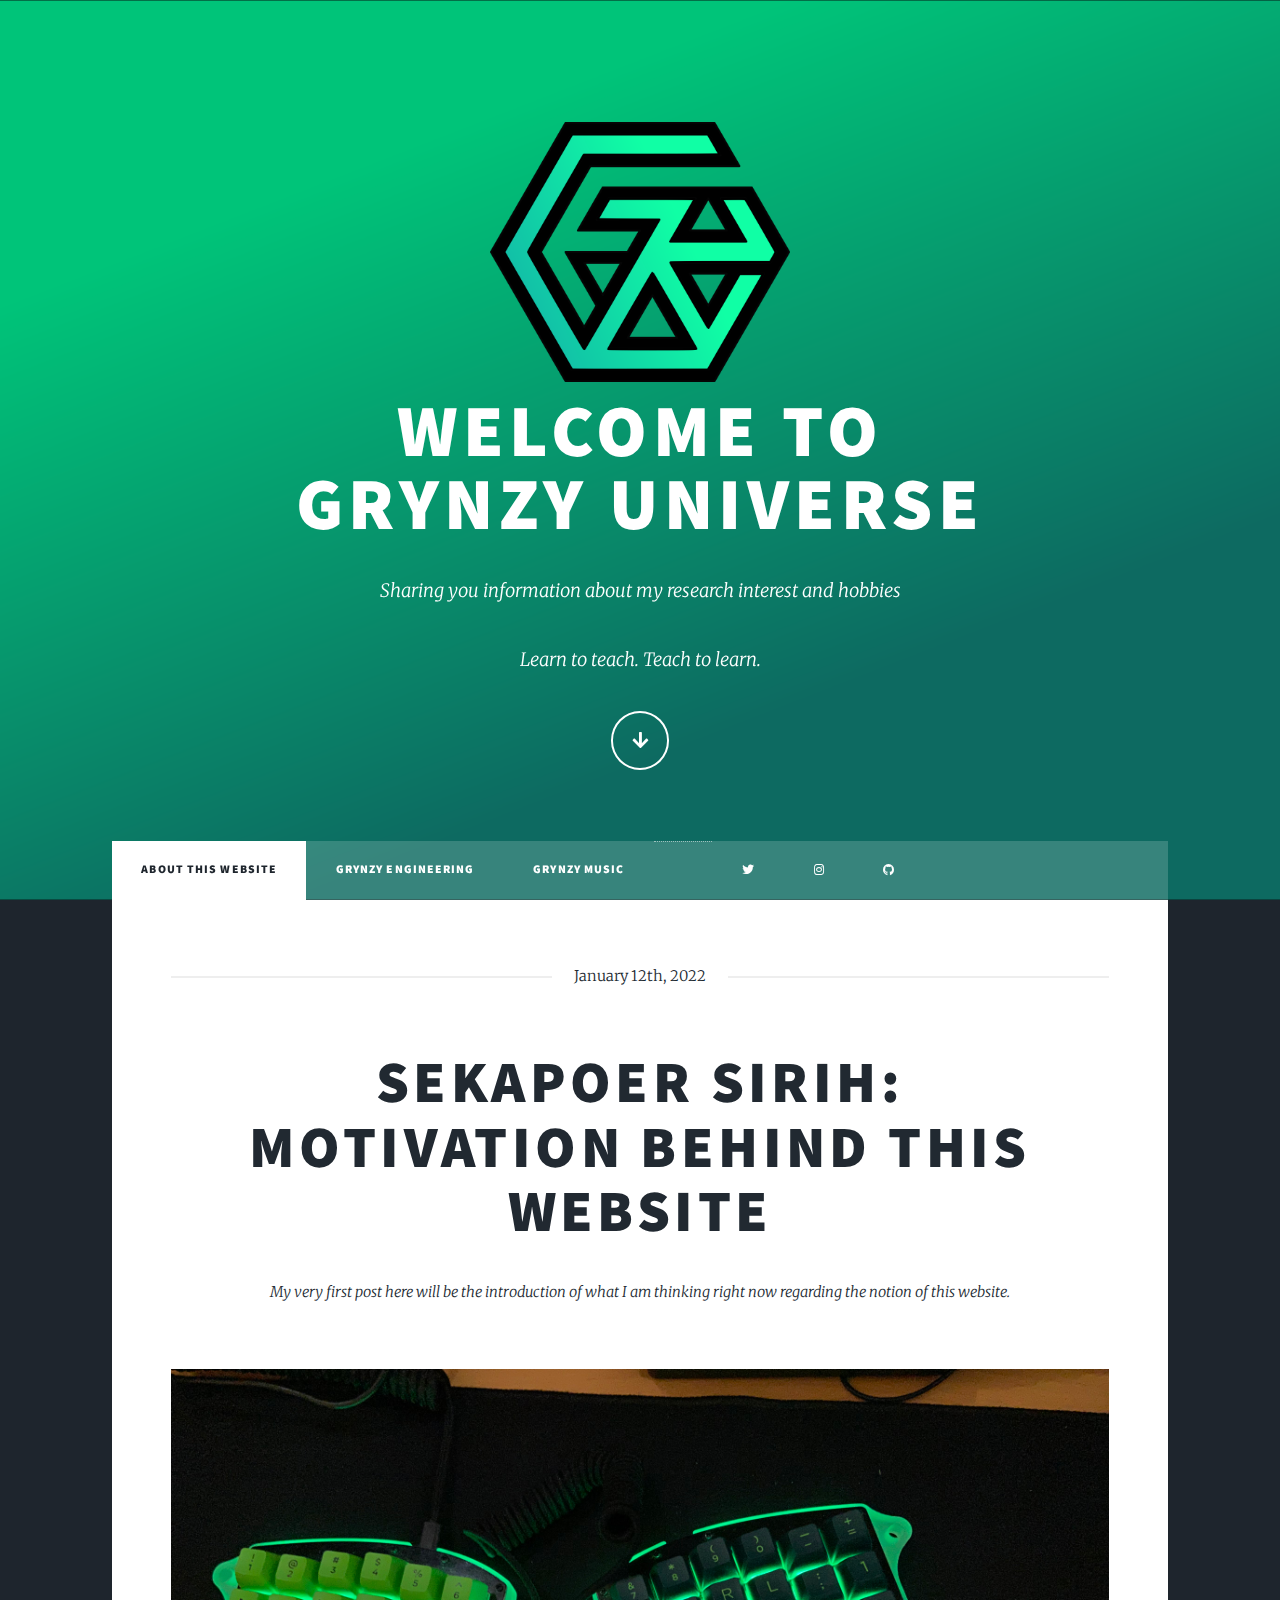
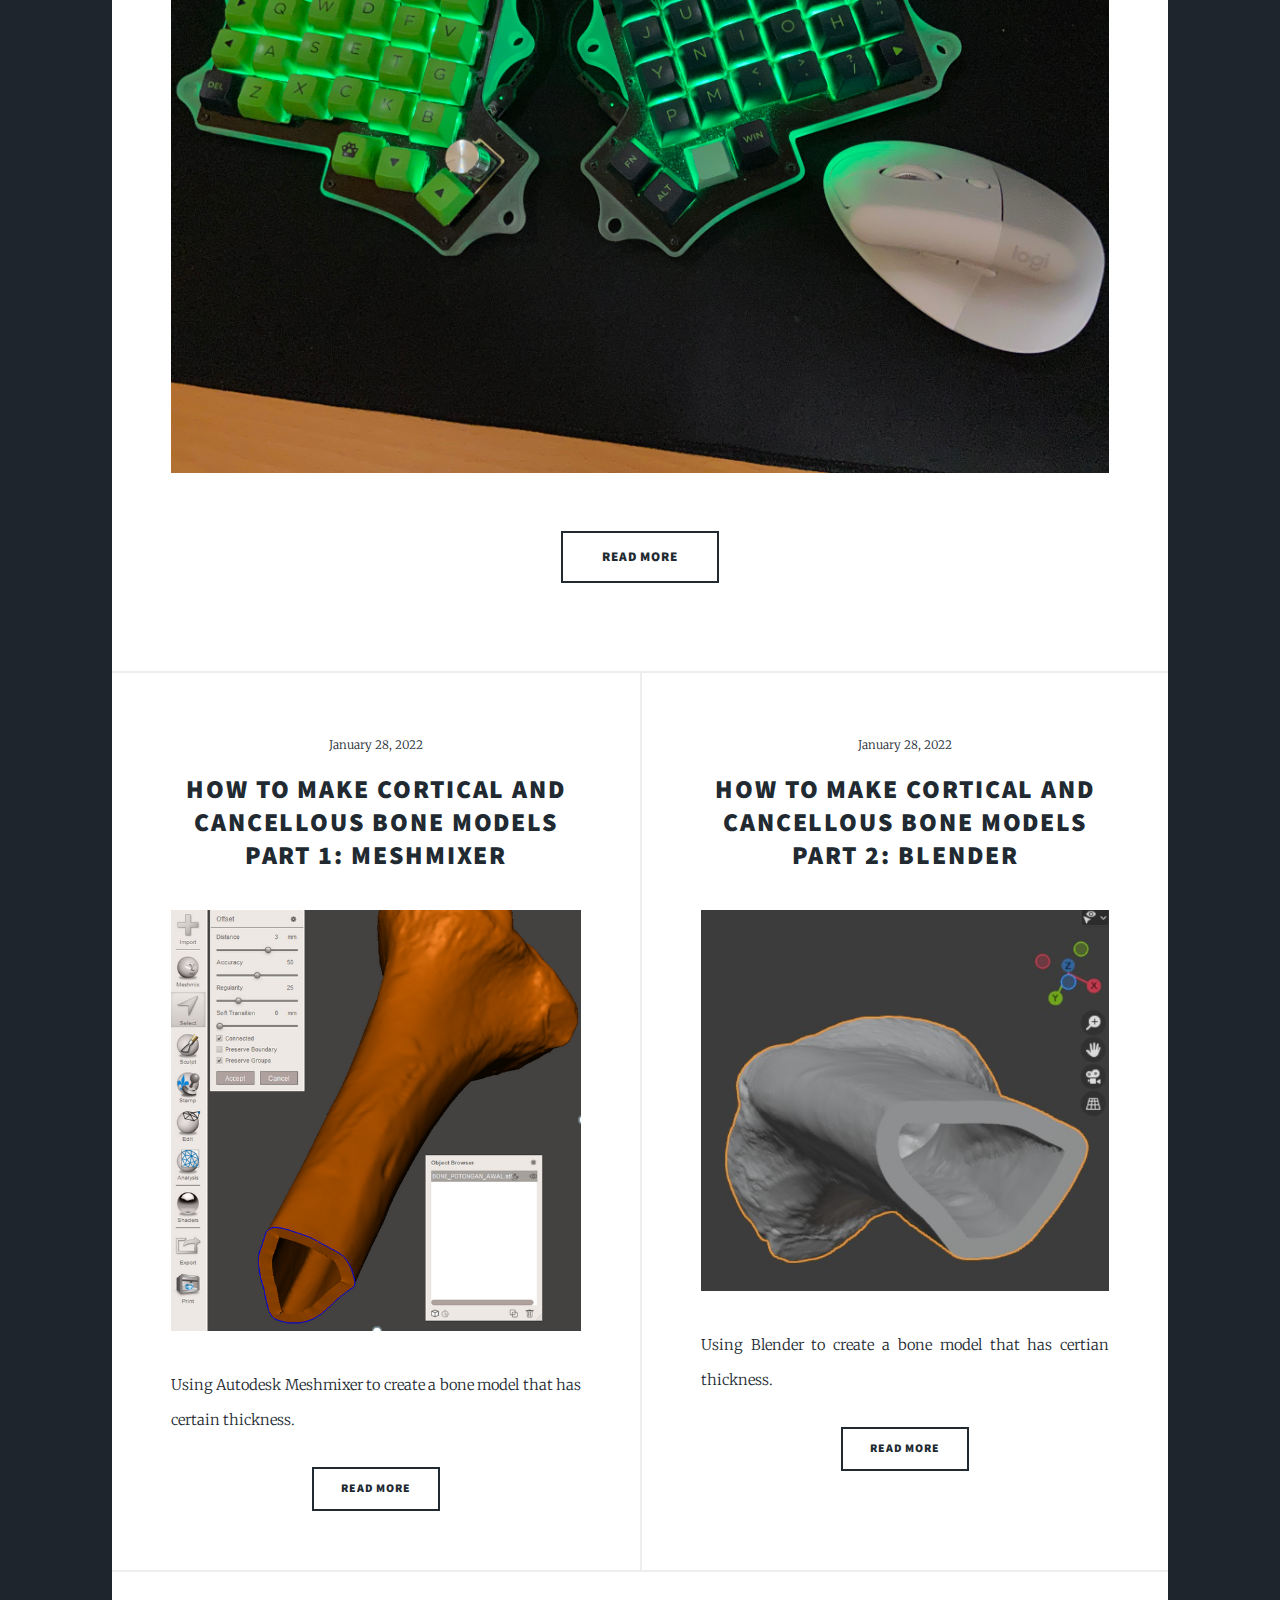
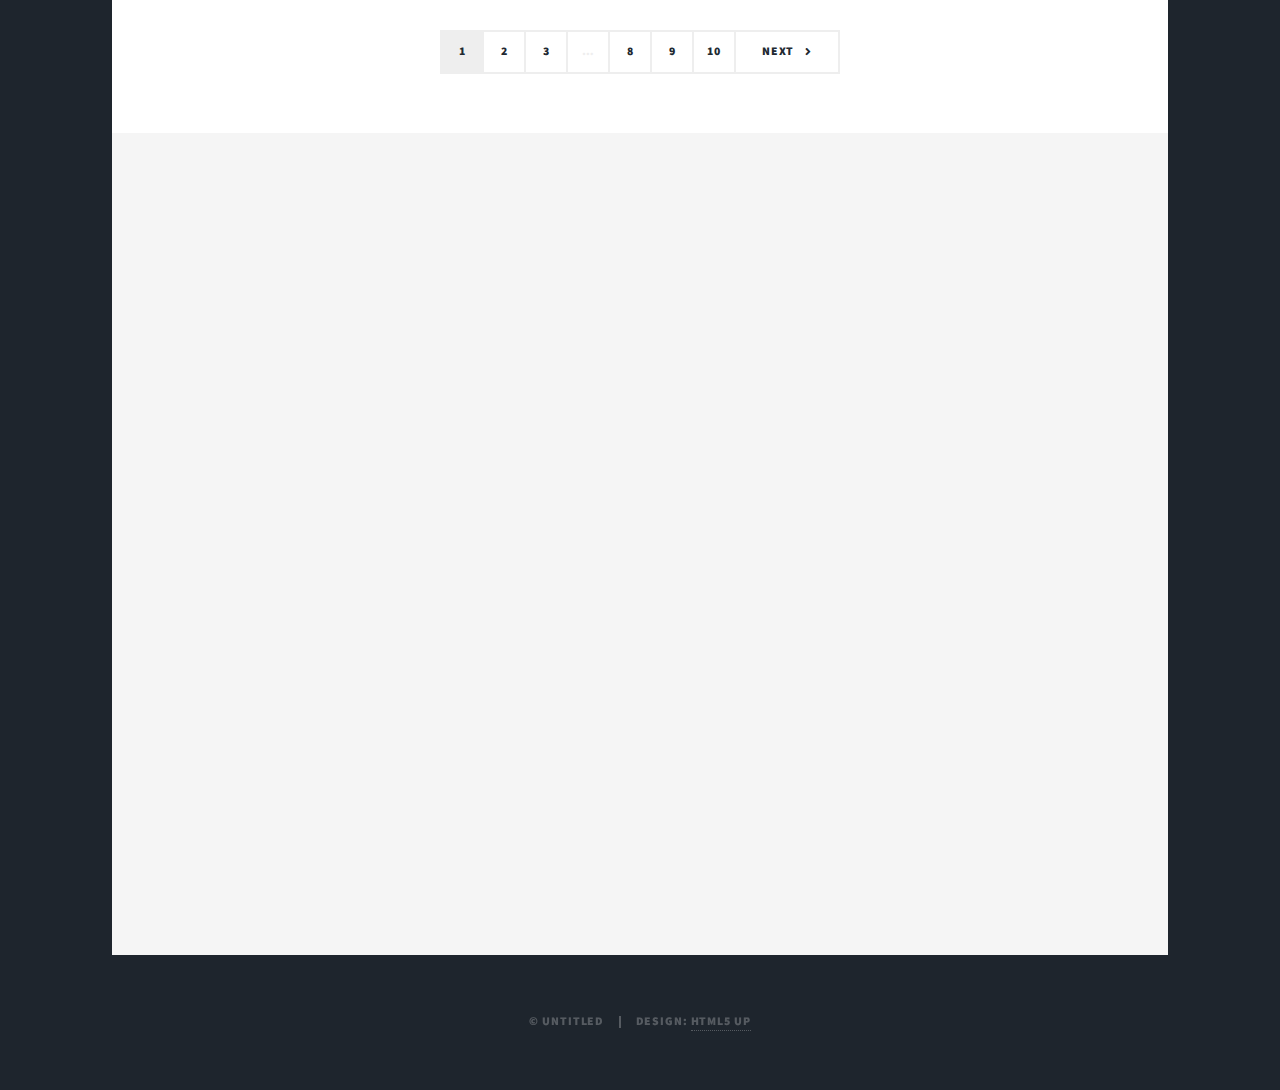
<file: index.html>
<!DOCTYPE HTML>
<!--
	Massively by HTML5 UP
	html5up.net | @ajlkn
	Free for personal and commercial use under the CCA 3.0 license (html5up.net/license)
-->
<html>
	<head>
		<title>Grynzy</title>
		<meta charset="utf-8" />
		<meta name="viewport" content="width=device-width, initial-scale=1, user-scalable=no" />
		<link rel="stylesheet" href="assets/css/main.css" />
		<noscript><link rel="stylesheet" href="assets/css/noscript.css" /></noscript>
	</head>
	<body class="is-preload">

		<!-- Wrapper -->
			<div id="wrapper" class="fade-in">

				<!-- Intro -->
					<div id="intro">
						<h1><img src="images/Grynzy_Logo1_gradient.png"
							width="300px"
							height="auto"><br />
						Welcome to<br />
						Grynzy Universe</h1>
						<p>Sharing you information about my research interest and hobbies</p>
						<p>Learn to teach. Teach to learn.</p>
						<ul class="actions">
							<li><a href="#header" class="button icon solid solo fa-arrow-down scrolly">Continue</a></li>
						</ul>
					</div>

				<!-- Header -->
					<header id="header">
						<a href="index.html" class="logo">Further information</a>
					</header>

				<!-- Nav -->
					<nav id="nav">
						<ul class="links">
							<li class="active"><a href="index.html">About this website</a></li>
							<li><a href="generic.html">Grynzy Engineering</a></li>
							<li><a href="elements.html">Grynzy Music</a></li>
							<li><a href="</li>
						</ul>
						<ul class="icons">
							<li><a href="https://twitter.com/PeterTimotius" class="icon brands fa-twitter"><span class="label">Twitter</span></a></li>
							<li><a href="https://www.instagram.com/terterpeter" class="icon brands fa-instagram"><span class="label">Instagram</span></a></li>
							<li><a href="https://github.com/grynzy" class="icon brands fa-github"><span class="label">GitHub</span></a></li>
						</ul>
					</nav>

				<!-- Main -->
					<div id="main">

						<!-- Featured Post -->
							<article class="post featured">
								<header class="major">
									<span class="date">January 12th, 2022</span>
									<h2><a href="contents/MISC001_Sekapoer_Sirih.html">Sekapoer Sirih:<br />
									Motivation behind this website</a></h2>
									<p>My very first post here will be the introduction of what I am thinking right now regarding the notion of this website.</p>
								</header>
								<a href="contents/MISC001_Sekapoer_Sirih.html" class="image main"><img src="contents/MISC001/MISC001_1.jpg" alt="" /></a>
								<ul class="actions special">
									<li><a href="MISC001_Sekapoer_Sirih.html" class="button large">Read More</a></li>
								</ul>
							</article>

						<!-- Posts -->
							<section class="posts">
								<article>
									<header>
										<span class="date">January 28, 2022</span>
										<h2><a href="FEA001_Part1.html">How to make cortical and cancellous bone models<br />
										PART 1: Meshmixer</a></h2>
									</header>
									<a href="FEA001_Part1.html" class="image fit"><img src="contents/FEA001/FEA001_1.png" alt="" /></a>
									<p>Using Autodesk Meshmixer to create a bone model that has certain thickness.</p>
									<ul class="actions special">
										<li><a href="FEA001_Part1.html" class="button">Read More</a></li>
									</ul>
								</article>
								<article>
									<header>
										<span class="date">January 28, 2022</span>
										<h2><a href="FEA002_Part2.html">How to make cortical and cancellous bone models<br />
										PART 2: Blender</a></h2>
									</header>
									<a href="FEA002_Part2.html" class="image fit"><img src="contents/FEA002/FEA002_1.jpg" alt="" /></a>
									<p>Using Blender to create a bone model that has certian thickness.</p>
									<ul class="actions special">
										<li><a href="FEA002_Part2.html" class="button">Read More</a></li>
									</ul>
								</article>
								<!-- <article>
									<header>
										<span class="date">April 18, 2017</span>
										<h2><a href="#">Ante mattis<br />
										interdum dolor</a></h2>
									</header>
									<a href="#" class="image fit"><img src="images/pic04.jpg" alt="" /></a>
									<p>Donec eget ex magna. Interdum et malesuada fames ac ante ipsum primis in faucibus. Pellentesque venenatis dolor imperdiet dolor mattis sagittis magna etiam.</p>
									<ul class="actions special">
										<li><a href="#" class="button">Read More</a></li>
									</ul>
								</article>
								<article>
									<header>
										<span class="date">April 14, 2017</span>
										<h2><a href="#">Tempus sed<br />
										nulla imperdiet</a></h2>
									</header>
									<a href="#" class="image fit"><img src="images/pic05.jpg" alt="" /></a>
									<p>Donec eget ex magna. Interdum et malesuada fames ac ante ipsum primis in faucibus. Pellentesque venenatis dolor imperdiet dolor mattis sagittis magna etiam.</p>
									<ul class="actions special">
										<li><a href="#" class="button">Read More</a></li>
									</ul>
								</article>
								<article>
									<header>
										<span class="date">April 11, 2017</span>
										<h2><a href="#">Odio magna<br />
										sed consectetur</a></h2>
									</header>
									<a href="#" class="image fit"><img src="images/pic06.jpg" alt="" /></a>
									<p>Donec eget ex magna. Interdum et malesuada fames ac ante ipsum primis in faucibus. Pellentesque venenatis dolor imperdiet dolor mattis sagittis magna etiam.</p>
									<ul class="actions special">
										<li><a href="#" class="button">Read More</a></li>
									</ul>
								</article>
								<article>
									<header>
										<span class="date">April 7, 2017</span>
										<h2><a href="#">Augue lorem<br />
										primis vestibulum</a></h2>
									</header>
									<a href="#" class="image fit"><img src="images/pic07.jpg" alt="" /></a>
									<p>Donec eget ex magna. Interdum et malesuada fames ac ante ipsum primis in faucibus. Pellentesque venenatis dolor imperdiet dolor mattis sagittis magna etiam.</p>
									<ul class="actions special">
										<li><a href="#" class="button">Read More</a></li>
									</ul>
								</article> -->
							</section>

						<!-- Footer -->
							<footer>
								<div class="pagination">
									<!--<a href="#" class="previous">Prev</a>-->
									<a href="#" class="page active">1</a>
									<a href="#" class="page">2</a>
									<a href="#" class="page">3</a>
									<span class="extra">&hellip;</span>
									<a href="#" class="page">8</a>
									<a href="#" class="page">9</a>
									<a href="#" class="page">10</a>
									<a href="#" class="next">Next</a>
								</div>
							</footer>

					</div>

				<!-- Footer -->
					<footer id="footer">
						<section>
							<iframe src="https://docs.google.com/forms/d/e/1FAIpQLSeI_rrKfaAUX-0zEcMmxXjl0TnvbgZBBk_V1sGmVFhfVuva_A/viewform?embedded=true" width="1000" height="721" frameborder="0" marginheight="0" marginwidth="0"></iframe>
							<!-- <form method="post" action="#">
								<div class="fields">
									<div class="field">
										<label for="name">Name</label>
										<input type="text" name="name" id="name" />
									</div>
									<div class="field">
										<label for="email">Email</label>
										<input type="text" name="email" id="email" />
									</div>
									<div class="field">
										<label for="message">Message</label>
										<textarea name="message" id="message" rows="3"></textarea>
									</div>
								</div>
								<ul class="actions">
									<li><input type="submit" value="Send Message" /></li>
								</ul>
							</form>
						</section>
						<section class="split contact">
							<section>
								<h3>Email</h3>
								<p><a href="#">grynzy1@gmail.com</a></p>
							</section>
							<section>
								<h3>Social</h3>
								<ul class="icons alt">
									<li><a href="https://twitter.com/PeterTimotius" class="icon brands fa-twitter"><span class="label">Twitter</span></a></li>
									<li><a href="https://www.instagram.com/terterpeter" class="icon brands fa-instagram"><span class="label">Instagram</span></a></li>
									<li><a href="https://github.com/grynzy" class="icon brands fa-github"><span class="label">GitHub</span></a></li>
								</ul>
							</section> -->
						</section>
					</footer>

				<!-- Copyright -->
					<div id="copyright">
						<ul><li>&copy; Untitled</li><li>Design: <a href="https://html5up.net">HTML5 UP</a></li></ul>
					</div>

			</div>

		<!-- Scripts -->
			<script src="assets/js/jquery.min.js"></script>
			<script src="assets/js/jquery.scrollex.min.js"></script>
			<script src="assets/js/jquery.scrolly.min.js"></script>
			<script src="assets/js/browser.min.js"></script>
			<script src="assets/js/breakpoints.min.js"></script>
			<script src="assets/js/util.js"></script>
			<script src="assets/js/main.js"></script>

	</body>
</html>
</file>
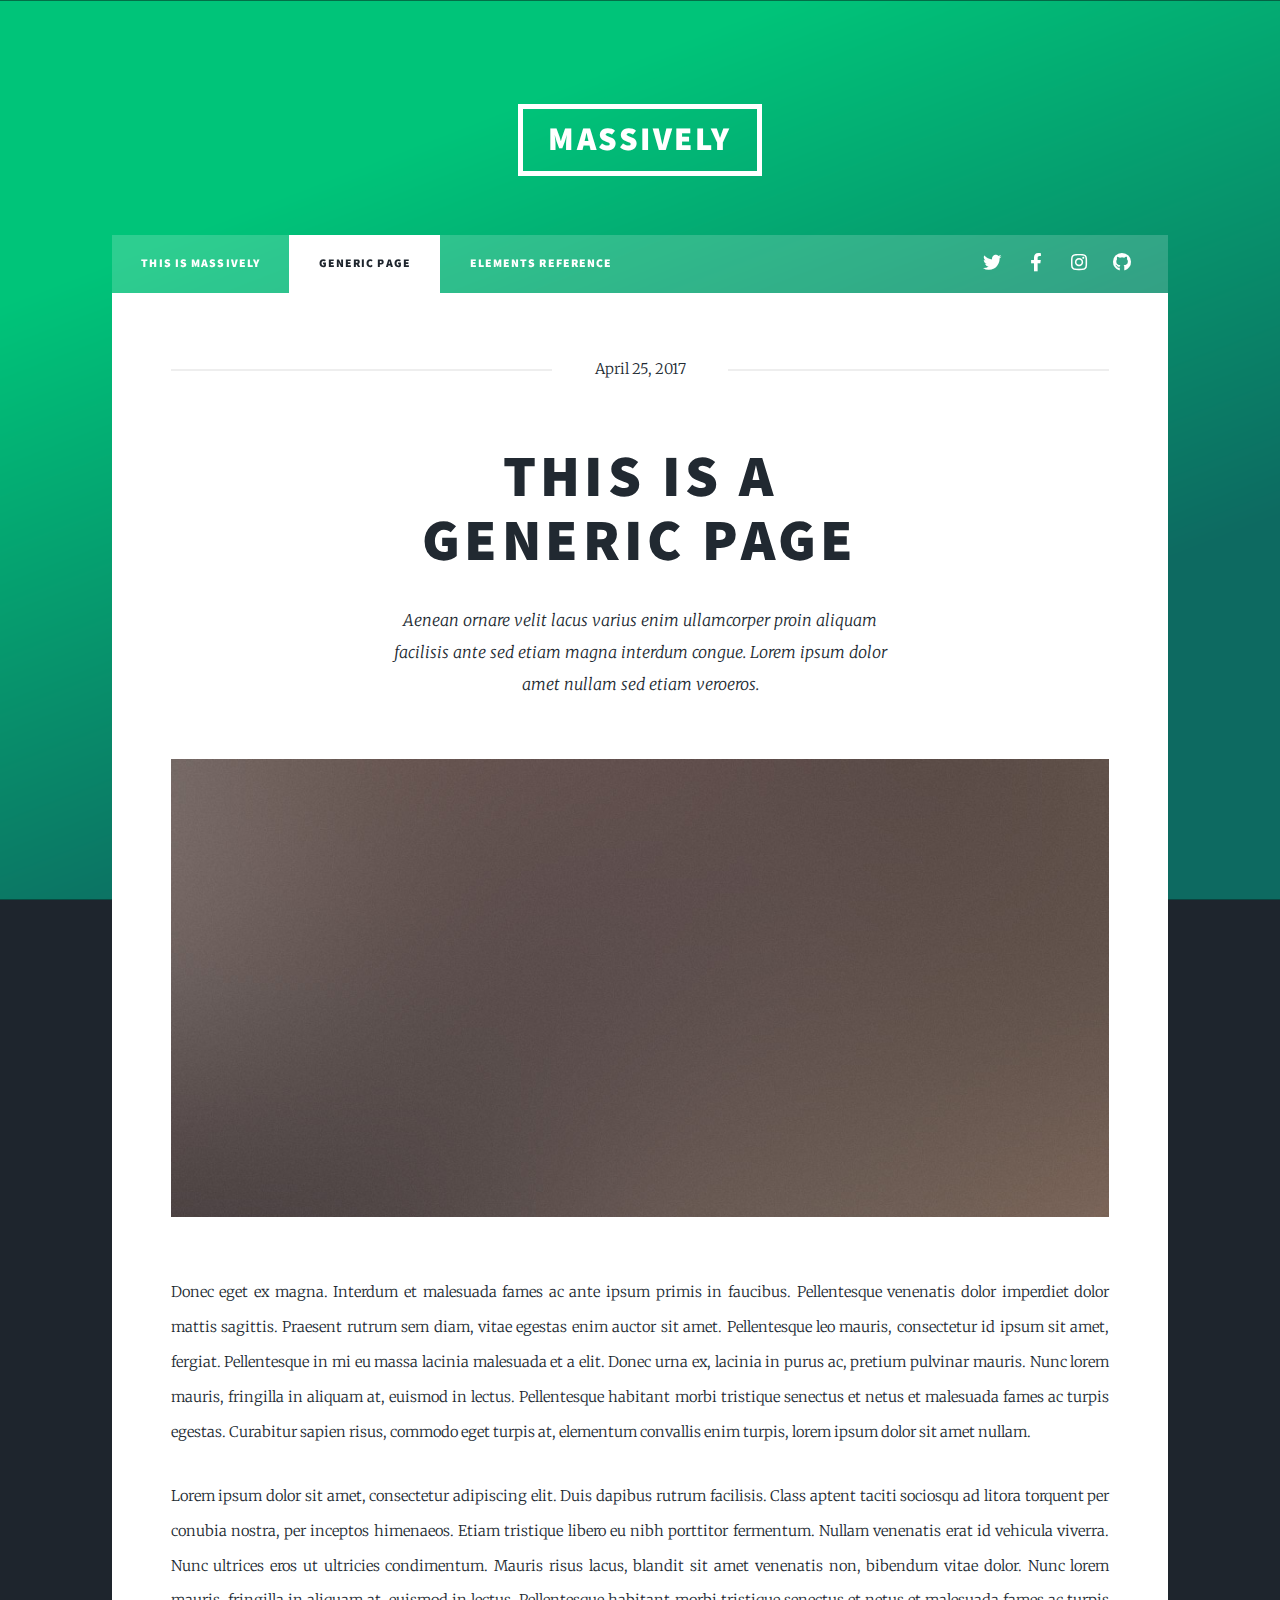
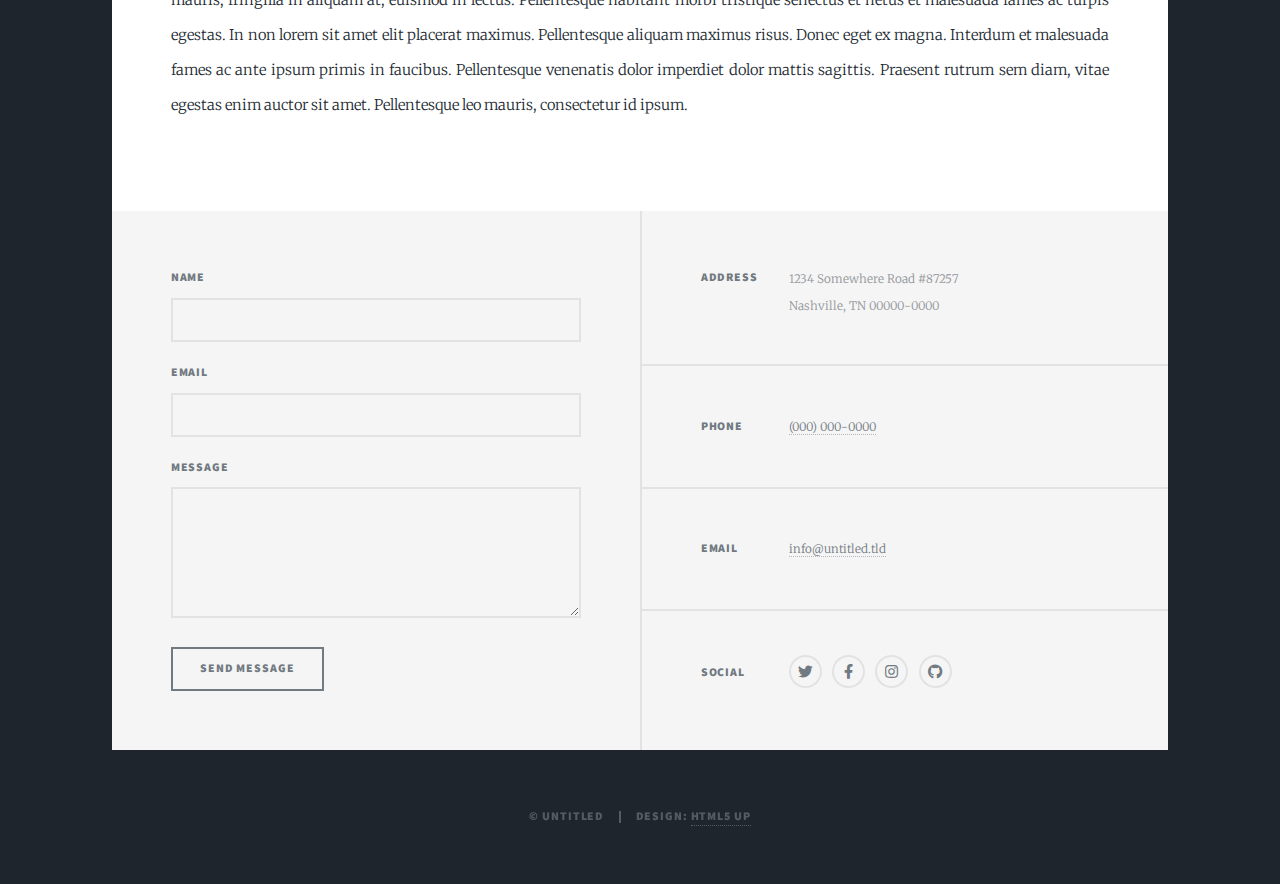
<file: content_template.html>
<!DOCTYPE HTML>
<!--
	Massively by HTML5 UP
	html5up.net | @ajlkn
	Free for personal and commercial use under the CCA 3.0 license (html5up.net/license)
-->
<html>
	<head>
		<title>Generic Page - Massively by HTML5 UP</title>
		<meta charset="utf-8" />
		<meta name="viewport" content="width=device-width, initial-scale=1, user-scalable=no" />
		<link rel="stylesheet" href="assets/css/main.css" />
		<noscript><link rel="stylesheet" href="assets/css/noscript.css" /></noscript>
	</head>
	<body class="is-preload">

		<!-- Wrapper -->
			<div id="wrapper">

				<!-- Header -->
					<header id="header">
						<a href="index.html" class="logo">Massively</a>
					</header>

				<!-- Nav -->
					<nav id="nav">
						<ul class="links">
							<li><a href="index.html">This is Massively</a></li>
							<li class="active"><a href="generic.html">Generic Page</a></li>
							<li><a href="elements.html">Elements Reference</a></li>
						</ul>
						<ul class="icons">
							<li><a href="#" class="icon brands fa-twitter"><span class="label">Twitter</span></a></li>
							<li><a href="#" class="icon brands fa-facebook-f"><span class="label">Facebook</span></a></li>
							<li><a href="#" class="icon brands fa-instagram"><span class="label">Instagram</span></a></li>
							<li><a href="#" class="icon brands fa-github"><span class="label">GitHub</span></a></li>
						</ul>
					</nav>

				<!-- Main -->
					<div id="main">

						<!-- Post -->
							<section class="post">
								<header class="major">
									<span class="date">April 25, 2017</span>
									<h1>This is a<br />
									Generic Page</h1>
									<p>Aenean ornare velit lacus varius enim ullamcorper proin aliquam<br />
									facilisis ante sed etiam magna interdum congue. Lorem ipsum dolor<br />
									amet nullam sed etiam veroeros.</p>
								</header>
								<div class="image main"><img src="images/pic01.jpg" alt="" /></div>
								<p>Donec eget ex magna. Interdum et malesuada fames ac ante ipsum primis in faucibus. Pellentesque venenatis dolor imperdiet dolor mattis sagittis. Praesent rutrum sem diam, vitae egestas enim auctor sit amet. Pellentesque leo mauris, consectetur id ipsum sit amet, fergiat. Pellentesque in mi eu massa lacinia malesuada et a elit. Donec urna ex, lacinia in purus ac, pretium pulvinar mauris. Nunc lorem mauris, fringilla in aliquam at, euismod in lectus. Pellentesque habitant morbi tristique senectus et netus et malesuada fames ac turpis egestas. Curabitur sapien risus, commodo eget turpis at, elementum convallis enim turpis, lorem ipsum dolor sit amet nullam.</p>
								<p>Lorem ipsum dolor sit amet, consectetur adipiscing elit. Duis dapibus rutrum facilisis. Class aptent taciti sociosqu ad litora torquent per conubia nostra, per inceptos himenaeos. Etiam tristique libero eu nibh porttitor fermentum. Nullam venenatis erat id vehicula viverra. Nunc ultrices eros ut ultricies condimentum. Mauris risus lacus, blandit sit amet venenatis non, bibendum vitae dolor. Nunc lorem mauris, fringilla in aliquam at, euismod in lectus. Pellentesque habitant morbi tristique senectus et netus et malesuada fames ac turpis egestas. In non lorem sit amet elit placerat maximus. Pellentesque aliquam maximus risus. Donec eget ex magna. Interdum et malesuada fames ac ante ipsum primis in faucibus. Pellentesque venenatis dolor imperdiet dolor mattis sagittis. Praesent rutrum sem diam, vitae egestas enim auctor sit amet. Pellentesque leo mauris, consectetur id ipsum.</p>
							</section>

					</div>

				<!-- Footer -->
					<footer id="footer">
						<section>
							<form method="post" action="#">
								<div class="fields">
									<div class="field">
										<label for="name">Name</label>
										<input type="text" name="name" id="name" />
									</div>
									<div class="field">
										<label for="email">Email</label>
										<input type="text" name="email" id="email" />
									</div>
									<div class="field">
										<label for="message">Message</label>
										<textarea name="message" id="message" rows="3"></textarea>
									</div>
								</div>
								<ul class="actions">
									<li><input type="submit" value="Send Message" /></li>
								</ul>
							</form>
						</section>
						<section class="split contact">
							<section class="alt">
								<h3>Address</h3>
								<p>1234 Somewhere Road #87257<br />
								Nashville, TN 00000-0000</p>
							</section>
							<section>
								<h3>Phone</h3>
								<p><a href="#">(000) 000-0000</a></p>
							</section>
							<section>
								<h3>Email</h3>
								<p><a href="#">info@untitled.tld</a></p>
							</section>
							<section>
								<h3>Social</h3>
								<ul class="icons alt">
									<li><a href="#" class="icon brands alt fa-twitter"><span class="label">Twitter</span></a></li>
									<li><a href="#" class="icon brands alt fa-facebook-f"><span class="label">Facebook</span></a></li>
									<li><a href="#" class="icon brands alt fa-instagram"><span class="label">Instagram</span></a></li>
									<li><a href="#" class="icon brands alt fa-github"><span class="label">GitHub</span></a></li>
								</ul>
							</section>
						</section>
					</footer>

				<!-- Copyright -->
					<div id="copyright">
						<ul><li>&copy; Untitled</li><li>Design: <a href="https://html5up.net">HTML5 UP</a></li></ul>
					</div>

			</div>

		<!-- Scripts -->
			<script src="assets/js/jquery.min.js"></script>
			<script src="assets/js/jquery.scrollex.min.js"></script>
			<script src="assets/js/jquery.scrolly.min.js"></script>
			<script src="assets/js/browser.min.js"></script>
			<script src="assets/js/breakpoints.min.js"></script>
			<script src="assets/js/util.js"></script>
			<script src="assets/js/main.js"></script>

	</body>
</html>
</file>
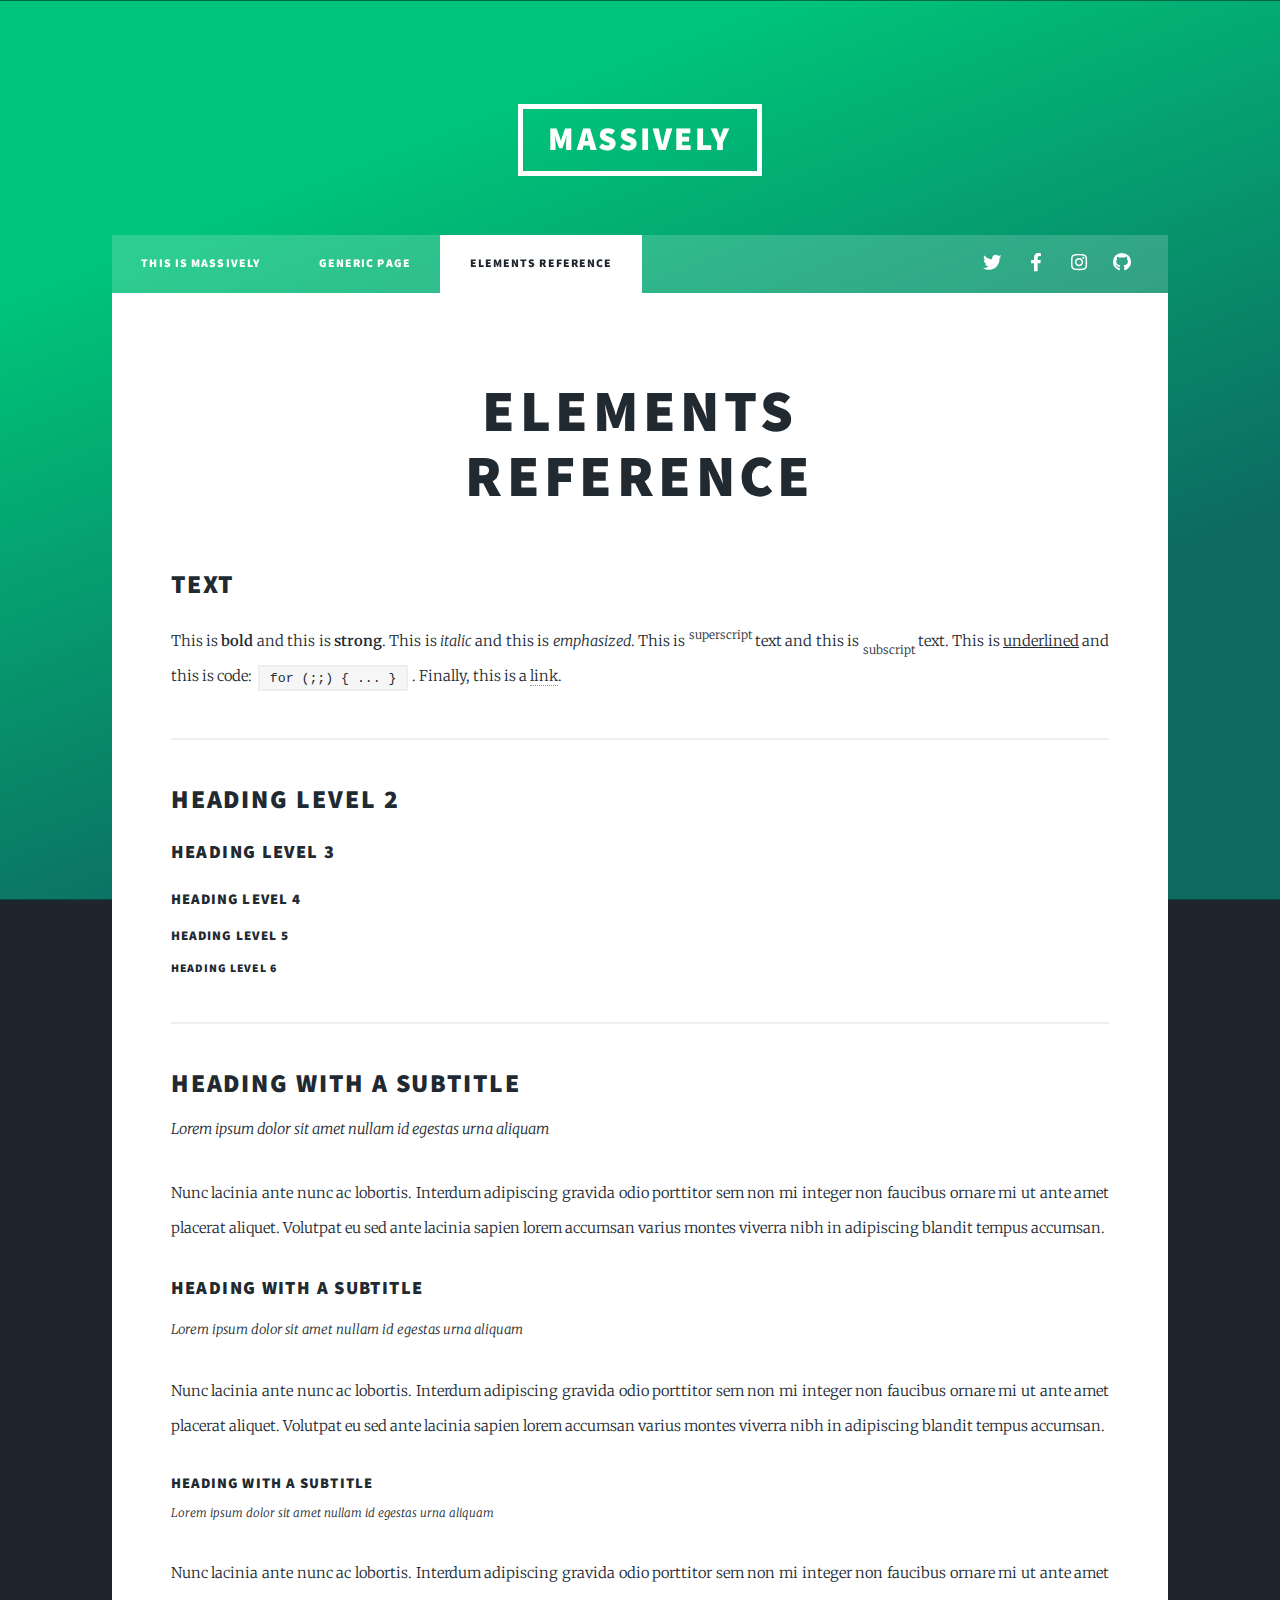
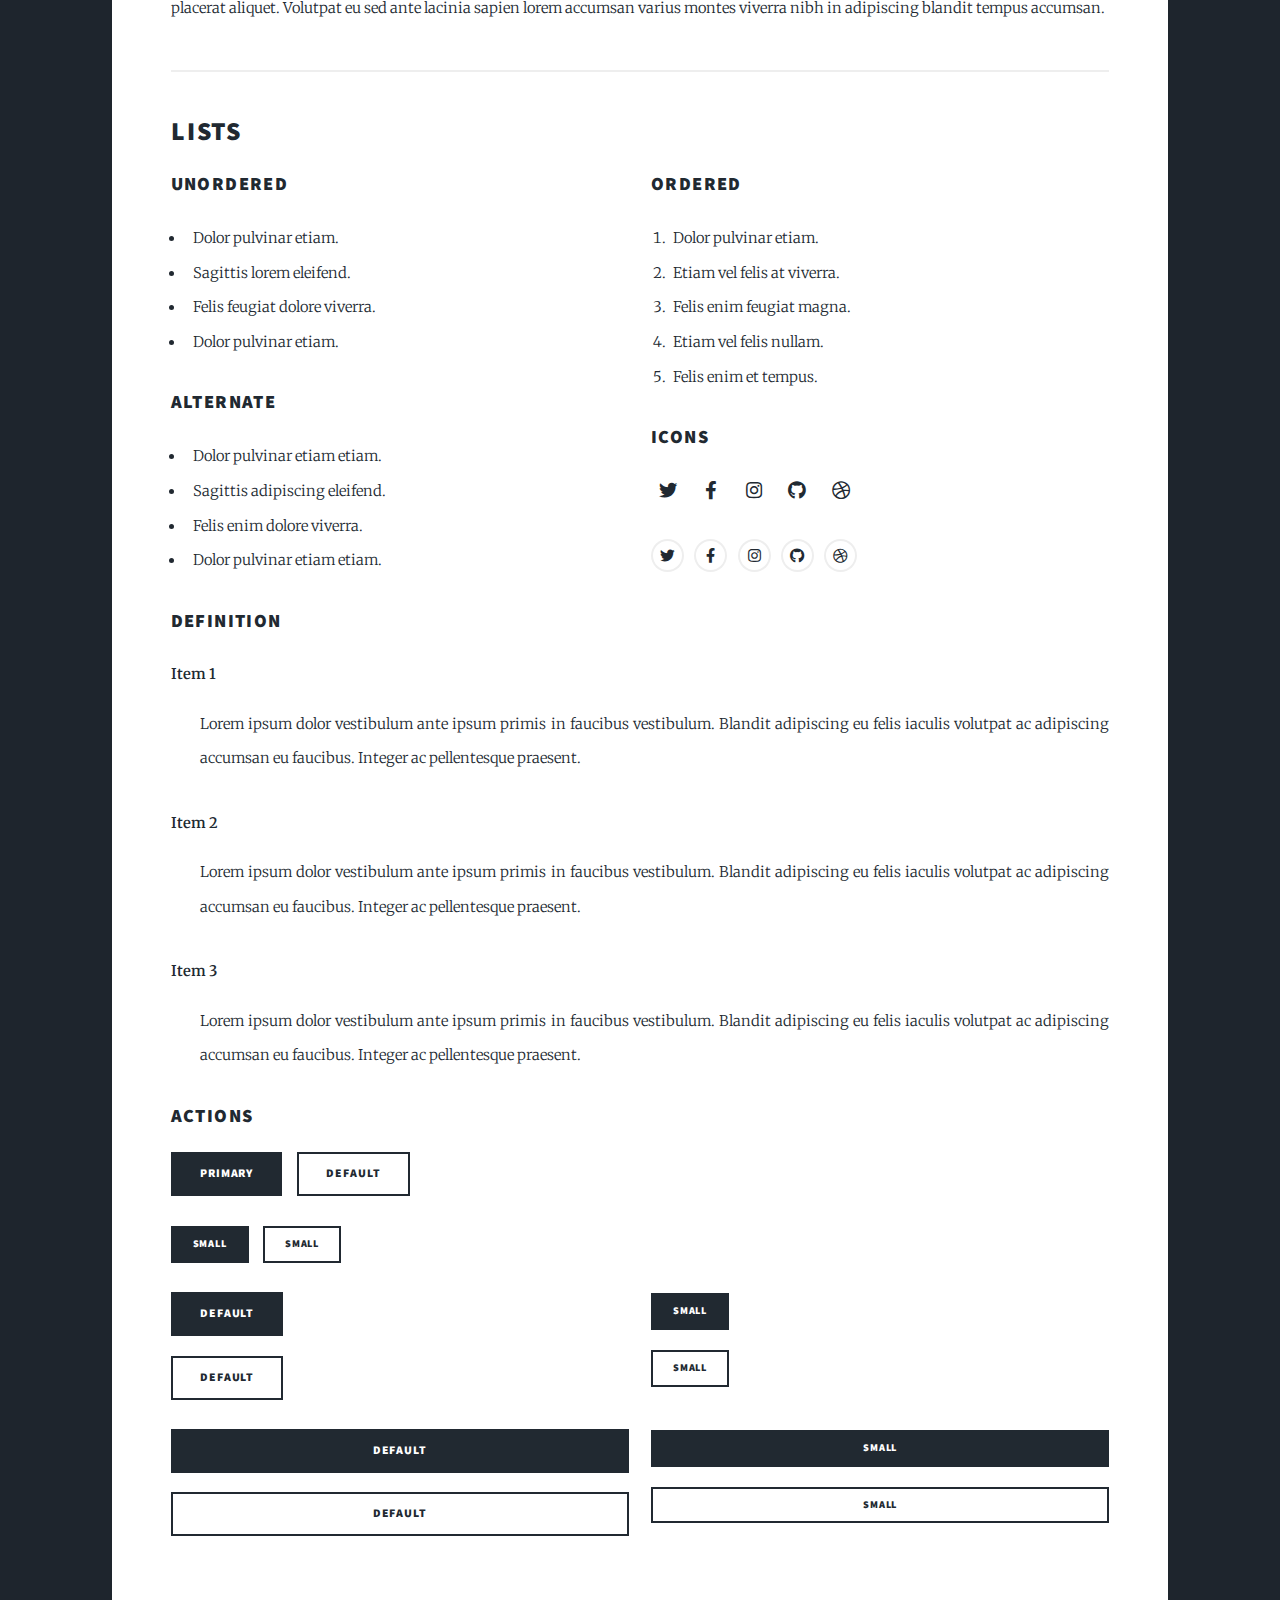
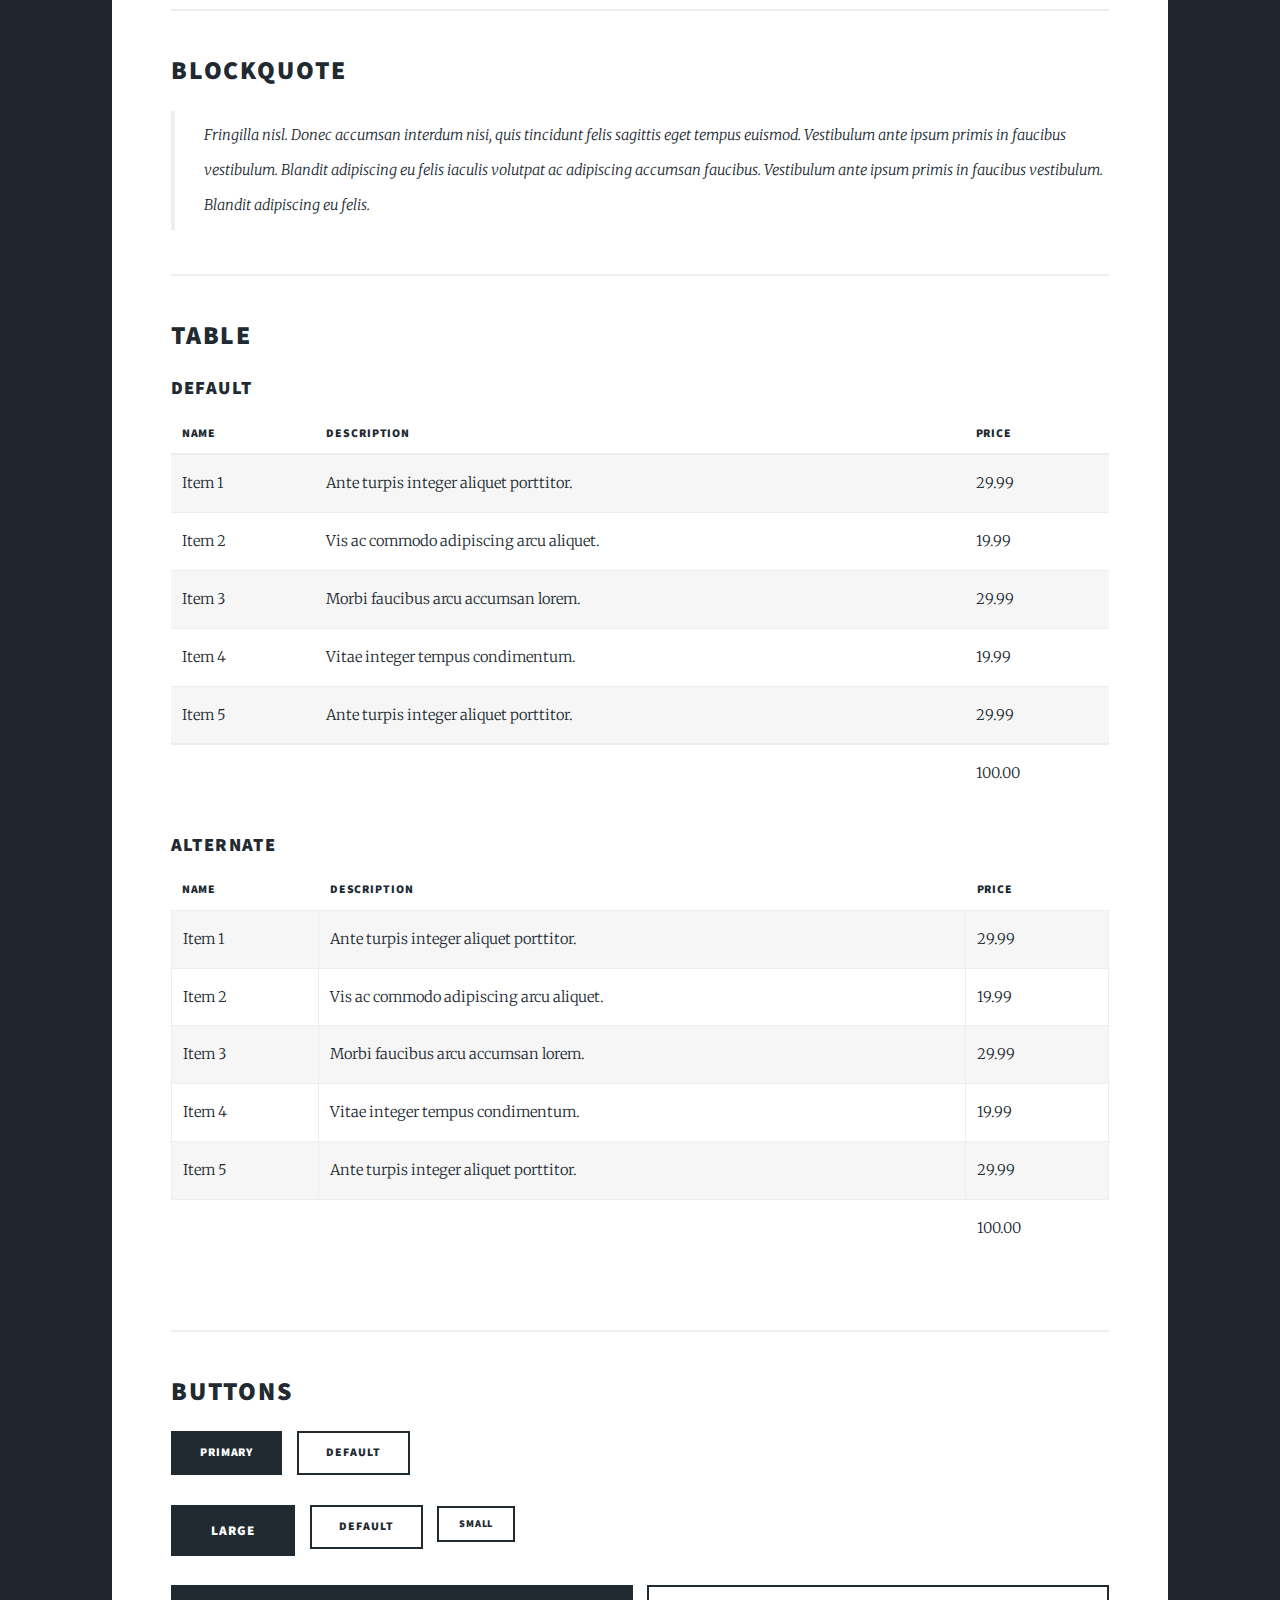
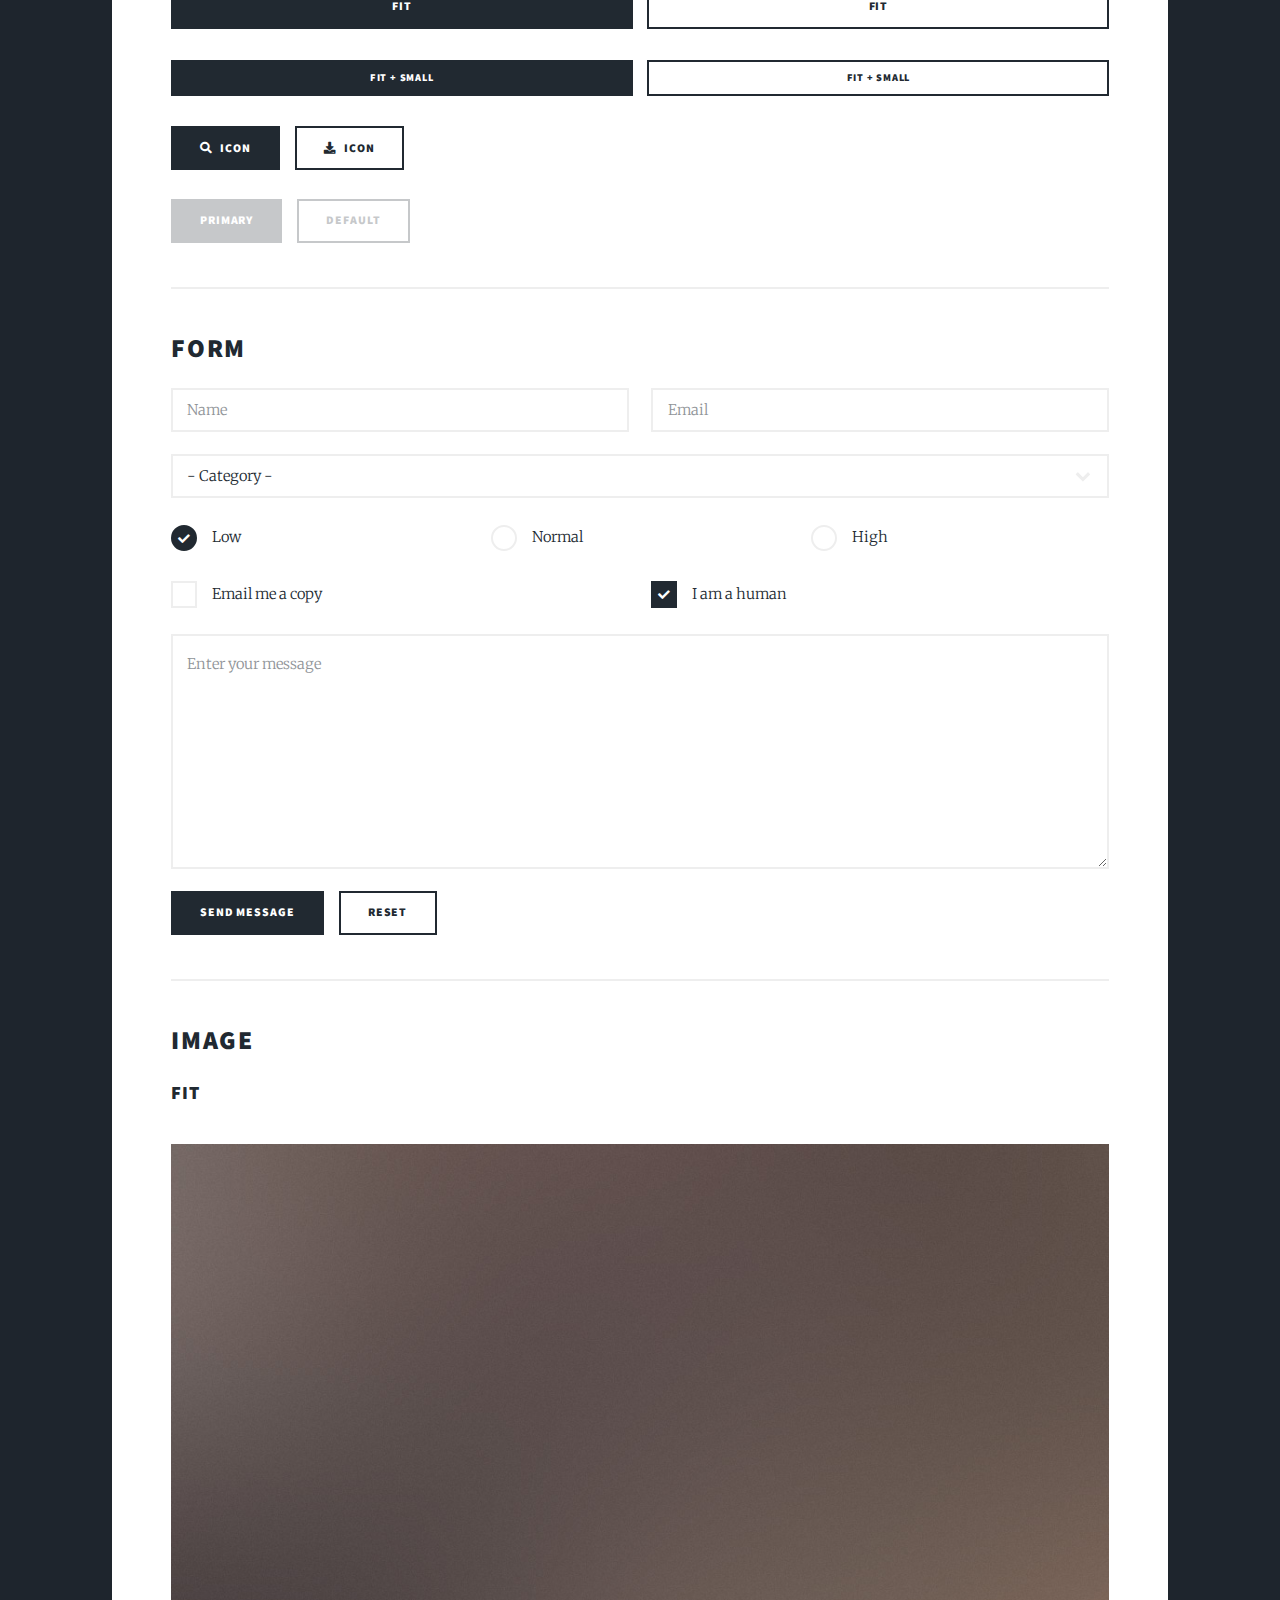
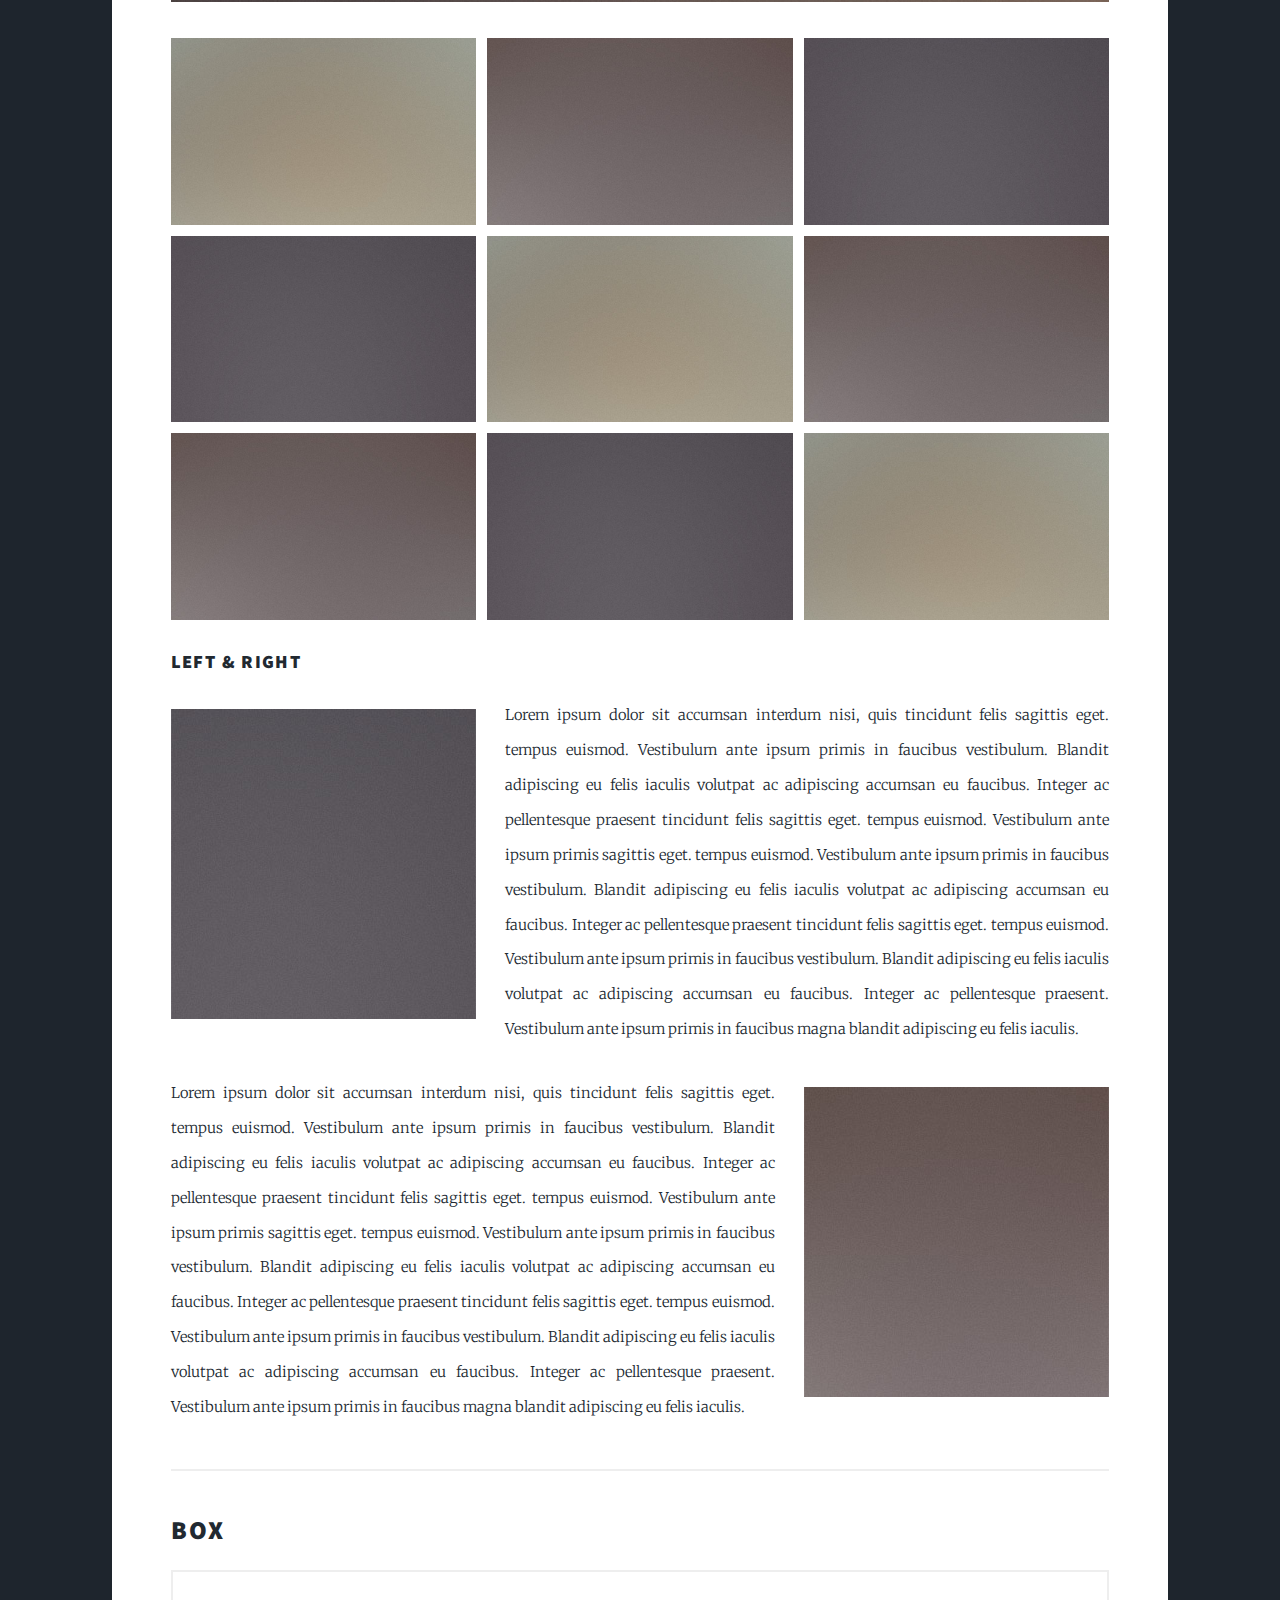
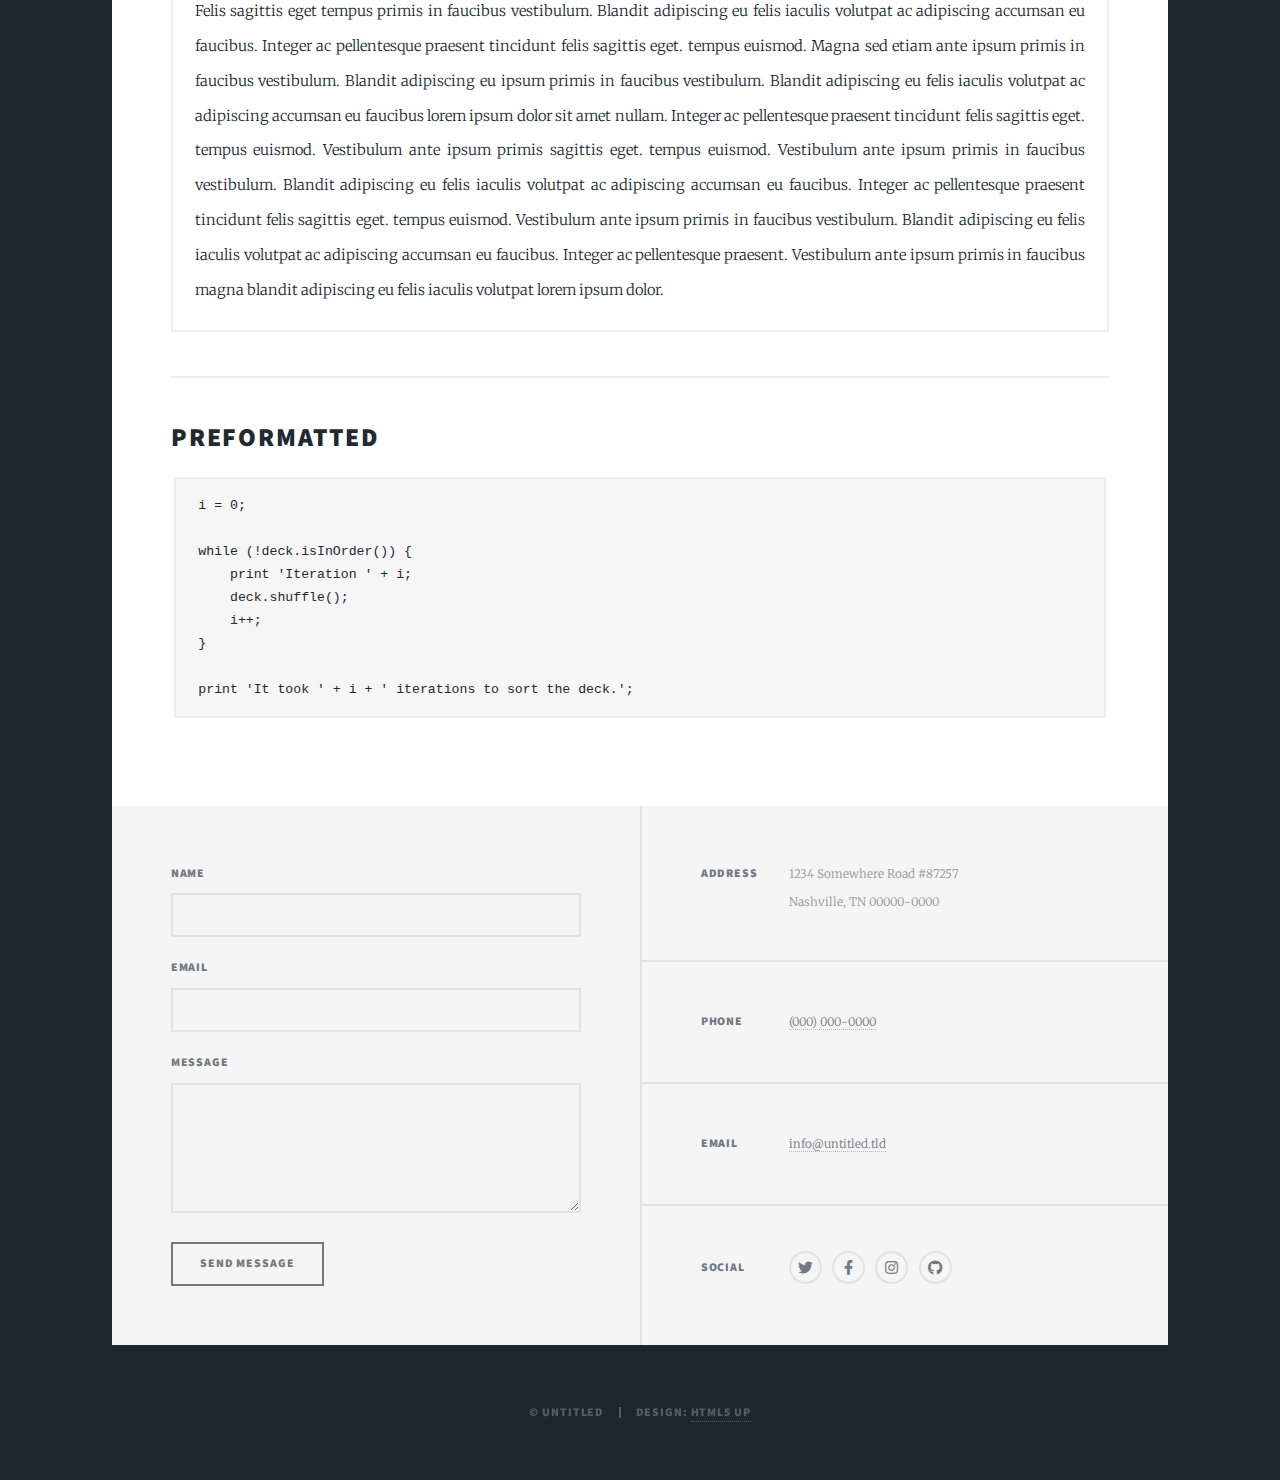
<file: elements.html>
<!DOCTYPE HTML>
<!--
	Massively by HTML5 UP
	html5up.net | @ajlkn
	Free for personal and commercial use under the CCA 3.0 license (html5up.net/license)
-->
<html>
	<head>
		<title>Elements Reference - Massively by HTML5 UP</title>
		<meta charset="utf-8" />
		<meta name="viewport" content="width=device-width, initial-scale=1, user-scalable=no" />
		<link rel="stylesheet" href="assets/css/main.css" />
		<noscript><link rel="stylesheet" href="assets/css/noscript.css" /></noscript>
	</head>
	<body class="is-preload">

		<!-- Wrapper -->
			<div id="wrapper">

				<!-- Header -->
					<header id="header">
						<a href="index.html" class="logo">Massively</a>
					</header>

				<!-- Nav -->
					<nav id="nav">
						<ul class="links">
							<li><a href="index.html">This is Massively</a></li>
							<li><a href="generic.html">Generic Page</a></li>
							<li class="active"><a href="elements.html">Elements Reference</a></li>
						</ul>
						<ul class="icons">
							<li><a href="#" class="icon brands fa-twitter"><span class="label">Twitter</span></a></li>
							<li><a href="#" class="icon brands fa-facebook-f"><span class="label">Facebook</span></a></li>
							<li><a href="#" class="icon brands fa-instagram"><span class="label">Instagram</span></a></li>
							<li><a href="#" class="icon brands fa-github"><span class="label">GitHub</span></a></li>
						</ul>
					</nav>

				<!-- Main -->
					<div id="main">

						<!-- Post -->
							<section class="post">
								<header class="major">
									<h1>Elements<br />
									Reference</h1>
								</header>

								<!-- Text stuff -->
									<h2>Text</h2>
									<p>This is <b>bold</b> and this is <strong>strong</strong>. This is <i>italic</i> and this is <em>emphasized</em>.
									This is <sup>superscript</sup> text and this is <sub>subscript</sub> text.
									This is <u>underlined</u> and this is code: <code>for (;;) { ... }</code>.
									Finally, this is a <a href="#">link</a>.</p>
									<hr />
									<h2>Heading Level 2</h2>
									<h3>Heading Level 3</h3>
									<h4>Heading Level 4</h4>
									<h5>Heading Level 5</h5>
									<h6>Heading Level 6</h6>
									<hr />
									<header>
										<h2>Heading with a Subtitle</h2>
										<p>Lorem ipsum dolor sit amet nullam id egestas urna aliquam</p>
									</header>
									<p>Nunc lacinia ante nunc ac lobortis. Interdum adipiscing gravida odio porttitor sem non mi integer non faucibus ornare mi ut ante amet placerat aliquet. Volutpat eu sed ante lacinia sapien lorem accumsan varius montes viverra nibh in adipiscing blandit tempus accumsan.</p>
									<header>
										<h3>Heading with a Subtitle</h3>
										<p>Lorem ipsum dolor sit amet nullam id egestas urna aliquam</p>
									</header>
									<p>Nunc lacinia ante nunc ac lobortis. Interdum adipiscing gravida odio porttitor sem non mi integer non faucibus ornare mi ut ante amet placerat aliquet. Volutpat eu sed ante lacinia sapien lorem accumsan varius montes viverra nibh in adipiscing blandit tempus accumsan.</p>
									<header>
										<h4>Heading with a Subtitle</h4>
										<p>Lorem ipsum dolor sit amet nullam id egestas urna aliquam</p>
									</header>
									<p>Nunc lacinia ante nunc ac lobortis. Interdum adipiscing gravida odio porttitor sem non mi integer non faucibus ornare mi ut ante amet placerat aliquet. Volutpat eu sed ante lacinia sapien lorem accumsan varius montes viverra nibh in adipiscing blandit tempus accumsan.</p>

									<hr />

								<!-- Lists -->
									<h2>Lists</h2>
									<div class="row">
										<div class="col-6 col-12-small">

											<h3>Unordered</h3>
											<ul>
												<li>Dolor pulvinar etiam.</li>
												<li>Sagittis lorem eleifend.</li>
												<li>Felis feugiat dolore viverra.</li>
												<li>Dolor pulvinar etiam.</li>
											</ul>

											<h3>Alternate</h3>
											<ul class="alt">
												<li>Dolor pulvinar etiam etiam.</li>
												<li>Sagittis adipiscing eleifend.</li>
												<li>Felis enim dolore viverra.</li>
												<li>Dolor pulvinar etiam etiam.</li>
											</ul>

										</div>
										<div class="col-6 col-12-small">

											<h3>Ordered</h3>
											<ol>
												<li>Dolor pulvinar etiam.</li>
												<li>Etiam vel felis at viverra.</li>
												<li>Felis enim feugiat magna.</li>
												<li>Etiam vel felis nullam.</li>
												<li>Felis enim et tempus.</li>
											</ol>

											<h3>Icons</h3>
											<ul class="icons">
												<li><a href="#" class="icon brands fa-twitter"><span class="label">Twitter</span></a></li>
												<li><a href="#" class="icon brands fa-facebook-f"><span class="label">Facebook</span></a></li>
												<li><a href="#" class="icon brands fa-instagram"><span class="label">Instagram</span></a></li>
												<li><a href="#" class="icon brands fa-github"><span class="label">Github</span></a></li>
												<li><a href="#" class="icon brands fa-dribbble"><span class="label">Dribbble</span></a></li>
											</ul>
											<ul class="icons alt">
												<li><a href="#" class="icon brands alt fa-twitter"><span class="label">Twitter</span></a></li>
												<li><a href="#" class="icon brands alt fa-facebook-f"><span class="label">Facebook</span></a></li>
												<li><a href="#" class="icon brands alt fa-instagram"><span class="label">Instagram</span></a></li>
												<li><a href="#" class="icon brands alt fa-github"><span class="label">Github</span></a></li>
												<li><a href="#" class="icon brands alt fa-dribbble"><span class="label">Dribbble</span></a></li>
											</ul>

										</div>
									</div>
									<h3>Definition</h3>
									<dl>
										<dt>Item 1</dt>
										<dd>
											<p>Lorem ipsum dolor vestibulum ante ipsum primis in faucibus vestibulum. Blandit adipiscing eu felis iaculis volutpat ac adipiscing accumsan eu faucibus. Integer ac pellentesque praesent.</p>
										</dd>
										<dt>Item 2</dt>
										<dd>
											<p>Lorem ipsum dolor vestibulum ante ipsum primis in faucibus vestibulum. Blandit adipiscing eu felis iaculis volutpat ac adipiscing accumsan eu faucibus. Integer ac pellentesque praesent.</p>
										</dd>
										<dt>Item 3</dt>
										<dd>
											<p>Lorem ipsum dolor vestibulum ante ipsum primis in faucibus vestibulum. Blandit adipiscing eu felis iaculis volutpat ac adipiscing accumsan eu faucibus. Integer ac pellentesque praesent.</p>
										</dd>
									</dl>

									<h3>Actions</h3>
									<ul class="actions">
										<li><a href="#" class="button primary">Primary</a></li>
										<li><a href="#" class="button">Default</a></li>
									</ul>
									<ul class="actions small">
										<li><a href="#" class="button primary small">Small</a></li>
										<li><a href="#" class="button small">Small</a></li>
									</ul>
									<div class="row">
										<div class="col-6 col-12-small">
											<ul class="actions stacked">
												<li><a href="#" class="button primary">Default</a></li>
												<li><a href="#" class="button">Default</a></li>
											</ul>
										</div>
										<div class="col-6 col-12-small">
											<ul class="actions stacked">
												<li><a href="#" class="button primary small">Small</a></li>
												<li><a href="#" class="button small">Small</a></li>
											</ul>
										</div>
									</div>
									<div class="row">
										<div class="col-6 col-12-small">
											<ul class="actions stacked">
												<li><a href="#" class="button primary fit">Default</a></li>
												<li><a href="#" class="button fit">Default</a></li>
											</ul>
										</div>
										<div class="col-6 col-12-small">
											<ul class="actions stacked">
												<li><a href="#" class="button primary small fit">Small</a></li>
												<li><a href="#" class="button small fit">Small</a></li>
											</ul>
										</div>
									</div>

									<hr />

								<!-- Blockquote -->
									<h2>Blockquote</h2>
									<blockquote>Fringilla nisl. Donec accumsan interdum nisi, quis tincidunt felis sagittis eget tempus euismod. Vestibulum ante ipsum primis in faucibus vestibulum. Blandit adipiscing eu felis iaculis volutpat ac adipiscing accumsan faucibus. Vestibulum ante ipsum primis in faucibus vestibulum. Blandit adipiscing eu felis.</blockquote>

									<hr />

								<!-- Table -->
									<h2>Table</h2>

									<h3>Default</h3>
									<div class="table-wrapper">
										<table>
											<thead>
												<tr>
													<th>Name</th>
													<th>Description</th>
													<th>Price</th>
												</tr>
											</thead>
											<tbody>
												<tr>
													<td>Item 1</td>
													<td>Ante turpis integer aliquet porttitor.</td>
													<td>29.99</td>
												</tr>
												<tr>
													<td>Item 2</td>
													<td>Vis ac commodo adipiscing arcu aliquet.</td>
													<td>19.99</td>
												</tr>
												<tr>
													<td>Item 3</td>
													<td> Morbi faucibus arcu accumsan lorem.</td>
													<td>29.99</td>
												</tr>
												<tr>
													<td>Item 4</td>
													<td>Vitae integer tempus condimentum.</td>
													<td>19.99</td>
												</tr>
												<tr>
													<td>Item 5</td>
													<td>Ante turpis integer aliquet porttitor.</td>
													<td>29.99</td>
												</tr>
											</tbody>
											<tfoot>
												<tr>
													<td colspan="2"></td>
													<td>100.00</td>
												</tr>
											</tfoot>
										</table>
									</div>

									<h3>Alternate</h3>
									<div class="table-wrapper">
										<table class="alt">
											<thead>
												<tr>
													<th>Name</th>
													<th>Description</th>
													<th>Price</th>
												</tr>
											</thead>
											<tbody>
												<tr>
													<td>Item 1</td>
													<td>Ante turpis integer aliquet porttitor.</td>
													<td>29.99</td>
												</tr>
												<tr>
													<td>Item 2</td>
													<td>Vis ac commodo adipiscing arcu aliquet.</td>
													<td>19.99</td>
												</tr>
												<tr>
													<td>Item 3</td>
													<td> Morbi faucibus arcu accumsan lorem.</td>
													<td>29.99</td>
												</tr>
												<tr>
													<td>Item 4</td>
													<td>Vitae integer tempus condimentum.</td>
													<td>19.99</td>
												</tr>
												<tr>
													<td>Item 5</td>
													<td>Ante turpis integer aliquet porttitor.</td>
													<td>29.99</td>
												</tr>
											</tbody>
											<tfoot>
												<tr>
													<td colspan="2"></td>
													<td>100.00</td>
												</tr>
											</tfoot>
										</table>
									</div>

									<hr />

								<!-- Buttons -->
									<h2>Buttons</h2>
									<ul class="actions">
										<li><a href="#" class="button primary">Primary</a></li>
										<li><a href="#" class="button">Default</a></li>
									</ul>
									<ul class="actions">
										<li><a href="#" class="button primary large">Large</a></li>
										<li><a href="#" class="button">Default</a></li>
										<li><a href="#" class="button small">Small</a></li>
									</ul>
									<ul class="actions fit">
										<li><a href="#" class="button primary fit">Fit</a></li>
										<li><a href="#" class="button fit">Fit</a></li>
									</ul>
									<ul class="actions fit small">
										<li><a href="#" class="button primary fit small">Fit + Small</a></li>
										<li><a href="#" class="button fit small">Fit + Small</a></li>
									</ul>
									<ul class="actions">
										<li><a href="#" class="button primary icon solid fa-search">Icon</a></li>
										<li><a href="#" class="button icon solid fa-download">Icon</a></li>
									</ul>
									<ul class="actions">
										<li><span class="button primary disabled">Primary</span></li>
										<li><span class="button disabled">Default</span></li>
									</ul>

									<hr />

								<!-- Form -->
									<h2>Form</h2>

									<form method="post" action="#">
										<div class="row gtr-uniform">
											<div class="col-6 col-12-xsmall">
												<input type="text" name="demo-name" id="demo-name" value="" placeholder="Name" />
											</div>
											<div class="col-6 col-12-xsmall">
												<input type="email" name="demo-email" id="demo-email" value="" placeholder="Email" />
											</div>
											<!-- Break -->
											<div class="col-12">
												<select name="demo-category" id="demo-category">
													<option value="">- Category -</option>
													<option value="1">Manufacturing</option>
													<option value="1">Shipping</option>
													<option value="1">Administration</option>
													<option value="1">Human Resources</option>
												</select>
											</div>
											<!-- Break -->
											<div class="col-4 col-12-small">
												<input type="radio" id="demo-priority-low" name="demo-priority" checked>
												<label for="demo-priority-low">Low</label>
											</div>
											<div class="col-4 col-12-small">
												<input type="radio" id="demo-priority-normal" name="demo-priority">
												<label for="demo-priority-normal">Normal</label>
											</div>
											<div class="col-4 col-12-small">
												<input type="radio" id="demo-priority-high" name="demo-priority">
												<label for="demo-priority-high">High</label>
											</div>
											<!-- Break -->
											<div class="col-6 col-12-small">
												<input type="checkbox" id="demo-copy" name="demo-copy">
												<label for="demo-copy">Email me a copy</label>
											</div>
											<div class="col-6 col-12-small">
												<input type="checkbox" id="demo-human" name="demo-human" checked>
												<label for="demo-human">I am a human</label>
											</div>
											<!-- Break -->
											<div class="col-12">
												<textarea name="demo-message" id="demo-message" placeholder="Enter your message" rows="6"></textarea>
											</div>
											<!-- Break -->
											<div class="col-12">
												<ul class="actions">
													<li><input type="submit" value="Send Message" class="primary" /></li>
													<li><input type="reset" value="Reset" /></li>
												</ul>
											</div>
										</div>
									</form>

									<hr />

								<!-- Image -->
									<h2>Image</h2>

									<h3>Fit</h3>
									<span class="image fit"><img src="images/pic01.jpg" alt="" /></span>
									<div class="box alt">
										<div class="row gtr-50 gtr-uniform">
											<div class="col-4"><span class="image fit"><img src="images/pic02.jpg" alt="" /></span></div>
											<div class="col-4"><span class="image fit"><img src="images/pic03.jpg" alt="" /></span></div>
											<div class="col-4"><span class="image fit"><img src="images/pic04.jpg" alt="" /></span></div>
											<!-- Break -->
											<div class="col-4"><span class="image fit"><img src="images/pic04.jpg" alt="" /></span></div>
											<div class="col-4"><span class="image fit"><img src="images/pic02.jpg" alt="" /></span></div>
											<div class="col-4"><span class="image fit"><img src="images/pic03.jpg" alt="" /></span></div>
											<!-- Break -->
											<div class="col-4"><span class="image fit"><img src="images/pic03.jpg" alt="" /></span></div>
											<div class="col-4"><span class="image fit"><img src="images/pic04.jpg" alt="" /></span></div>
											<div class="col-4"><span class="image fit"><img src="images/pic02.jpg" alt="" /></span></div>
										</div>
									</div>

									<h3>Left &amp; Right</h3>
									<p><span class="image left"><img src="images/pic08.jpg" alt="" /></span>Lorem ipsum dolor sit accumsan interdum nisi, quis tincidunt felis sagittis eget. tempus euismod. Vestibulum ante ipsum primis in faucibus vestibulum. Blandit adipiscing eu felis iaculis volutpat ac adipiscing accumsan eu faucibus. Integer ac pellentesque praesent tincidunt felis sagittis eget. tempus euismod. Vestibulum ante ipsum primis sagittis eget. tempus euismod. Vestibulum ante ipsum primis in faucibus vestibulum. Blandit adipiscing eu felis iaculis volutpat ac adipiscing accumsan eu faucibus. Integer ac pellentesque praesent tincidunt felis sagittis eget. tempus euismod. Vestibulum ante ipsum primis in faucibus vestibulum. Blandit adipiscing eu felis iaculis volutpat ac adipiscing accumsan eu faucibus. Integer ac pellentesque praesent. Vestibulum ante ipsum primis in faucibus magna blandit adipiscing eu felis iaculis.</p>
									<p><span class="image right"><img src="images/pic09.jpg" alt="" /></span>Lorem ipsum dolor sit accumsan interdum nisi, quis tincidunt felis sagittis eget. tempus euismod. Vestibulum ante ipsum primis in faucibus vestibulum. Blandit adipiscing eu felis iaculis volutpat ac adipiscing accumsan eu faucibus. Integer ac pellentesque praesent tincidunt felis sagittis eget. tempus euismod. Vestibulum ante ipsum primis sagittis eget. tempus euismod. Vestibulum ante ipsum primis in faucibus vestibulum. Blandit adipiscing eu felis iaculis volutpat ac adipiscing accumsan eu faucibus. Integer ac pellentesque praesent tincidunt felis sagittis eget. tempus euismod. Vestibulum ante ipsum primis in faucibus vestibulum. Blandit adipiscing eu felis iaculis volutpat ac adipiscing accumsan eu faucibus. Integer ac pellentesque praesent. Vestibulum ante ipsum primis in faucibus magna blandit adipiscing eu felis iaculis.</p>

									<hr />

								<!-- Box -->
									<h2>Box</h2>
									<div class="box">
										<p>Felis sagittis eget tempus primis in faucibus vestibulum. Blandit adipiscing eu felis iaculis volutpat ac adipiscing accumsan eu faucibus. Integer ac pellentesque praesent tincidunt felis sagittis eget. tempus euismod. Magna sed etiam ante ipsum primis in faucibus vestibulum. Blandit adipiscing eu ipsum primis in faucibus vestibulum. Blandit adipiscing eu felis iaculis volutpat ac adipiscing accumsan eu faucibus lorem ipsum dolor sit amet nullam. Integer ac pellentesque praesent tincidunt felis sagittis eget. tempus euismod. Vestibulum ante ipsum primis sagittis eget. tempus euismod. Vestibulum ante ipsum primis in faucibus vestibulum. Blandit adipiscing eu felis iaculis volutpat ac adipiscing accumsan eu faucibus. Integer ac pellentesque praesent tincidunt felis sagittis eget. tempus euismod. Vestibulum ante ipsum primis in faucibus vestibulum. Blandit adipiscing eu felis iaculis volutpat ac adipiscing accumsan eu faucibus. Integer ac pellentesque praesent. Vestibulum ante ipsum primis in faucibus magna blandit adipiscing eu felis iaculis volutpat lorem ipsum dolor.</p>
									</div>

									<hr />

								<!-- Preformatted Code -->
									<h2>Preformatted</h2>
									<pre><code>i = 0;

while (!deck.isInOrder()) {
    print 'Iteration ' + i;
    deck.shuffle();
    i++;
}

print 'It took ' + i + ' iterations to sort the deck.';
</code></pre>

							</section>

					</div>

				<!-- Footer -->
					<footer id="footer">
						<section>
							<form method="post" action="#">
								<div class="fields">
									<div class="field">
										<label for="name">Name</label>
										<input type="text" name="name" id="name" />
									</div>
									<div class="field">
										<label for="email">Email</label>
										<input type="text" name="email" id="email" />
									</div>
									<div class="field">
										<label for="message">Message</label>
										<textarea name="message" id="message" rows="3"></textarea>
									</div>
								</div>
								<ul class="actions">
									<li><input type="submit" value="Send Message" /></li>
								</ul>
							</form>
						</section>
						<section class="split contact">
							<section class="alt">
								<h3>Address</h3>
								<p>1234 Somewhere Road #87257<br />
								Nashville, TN 00000-0000</p>
							</section>
							<section>
								<h3>Phone</h3>
								<p><a href="#">(000) 000-0000</a></p>
							</section>
							<section>
								<h3>Email</h3>
								<p><a href="#">info@untitled.tld</a></p>
							</section>
							<section>
								<h3>Social</h3>
								<ul class="icons alt">
									<li><a href="#" class="icon brands alt fa-twitter"><span class="label">Twitter</span></a></li>
									<li><a href="#" class="icon brands alt fa-facebook-f"><span class="label">Facebook</span></a></li>
									<li><a href="#" class="icon brands alt fa-instagram"><span class="label">Instagram</span></a></li>
									<li><a href="#" class="icon brands alt fa-github"><span class="label">GitHub</span></a></li>
								</ul>
							</section>
						</section>
					</footer>

				<!-- Copyright -->
					<div id="copyright">
						<ul><li>&copy; Untitled</li><li>Design: <a href="https://html5up.net">HTML5 UP</a></li></ul>
					</div>

			</div>

		<!-- Scripts -->
			<script src="assets/js/jquery.min.js"></script>
			<script src="assets/js/jquery.scrollex.min.js"></script>
			<script src="assets/js/jquery.scrolly.min.js"></script>
			<script src="assets/js/browser.min.js"></script>
			<script src="assets/js/breakpoints.min.js"></script>
			<script src="assets/js/util.js"></script>
			<script src="assets/js/main.js"></script>

	</body>
</html>
</file>
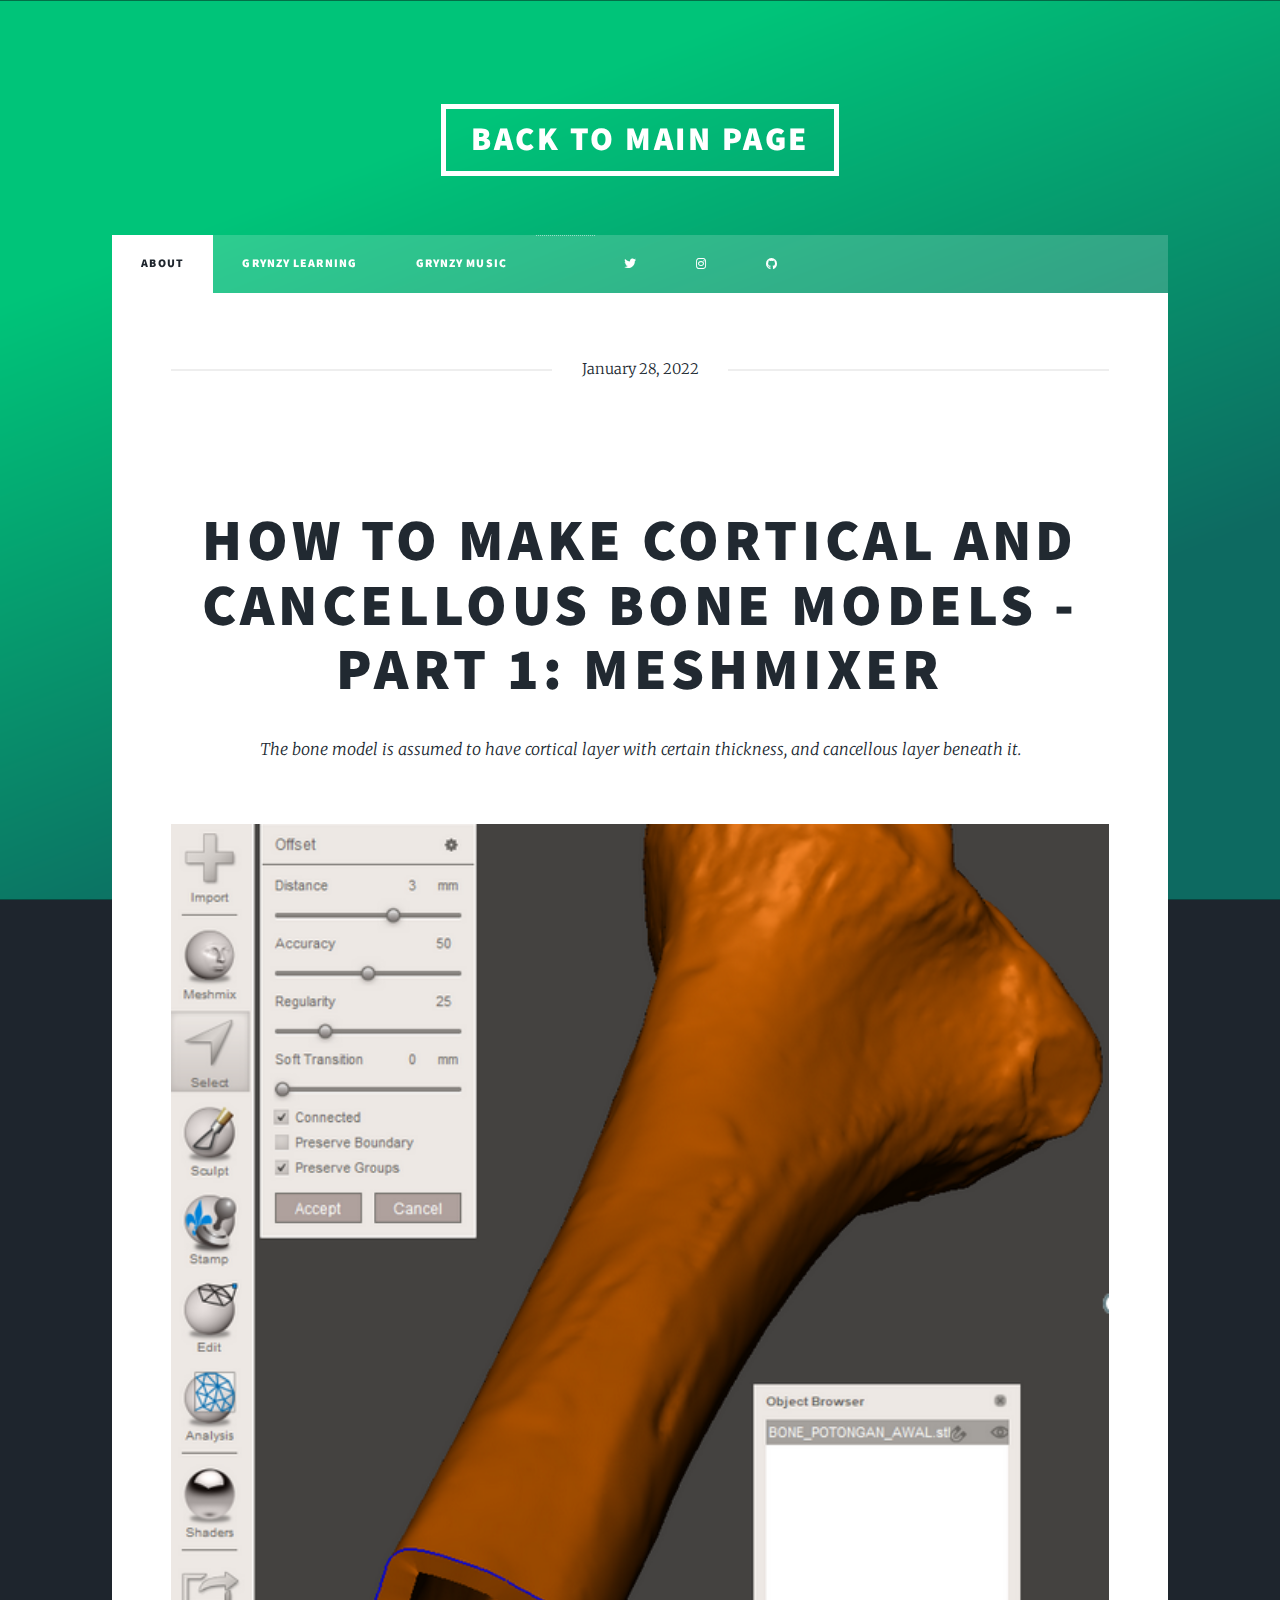
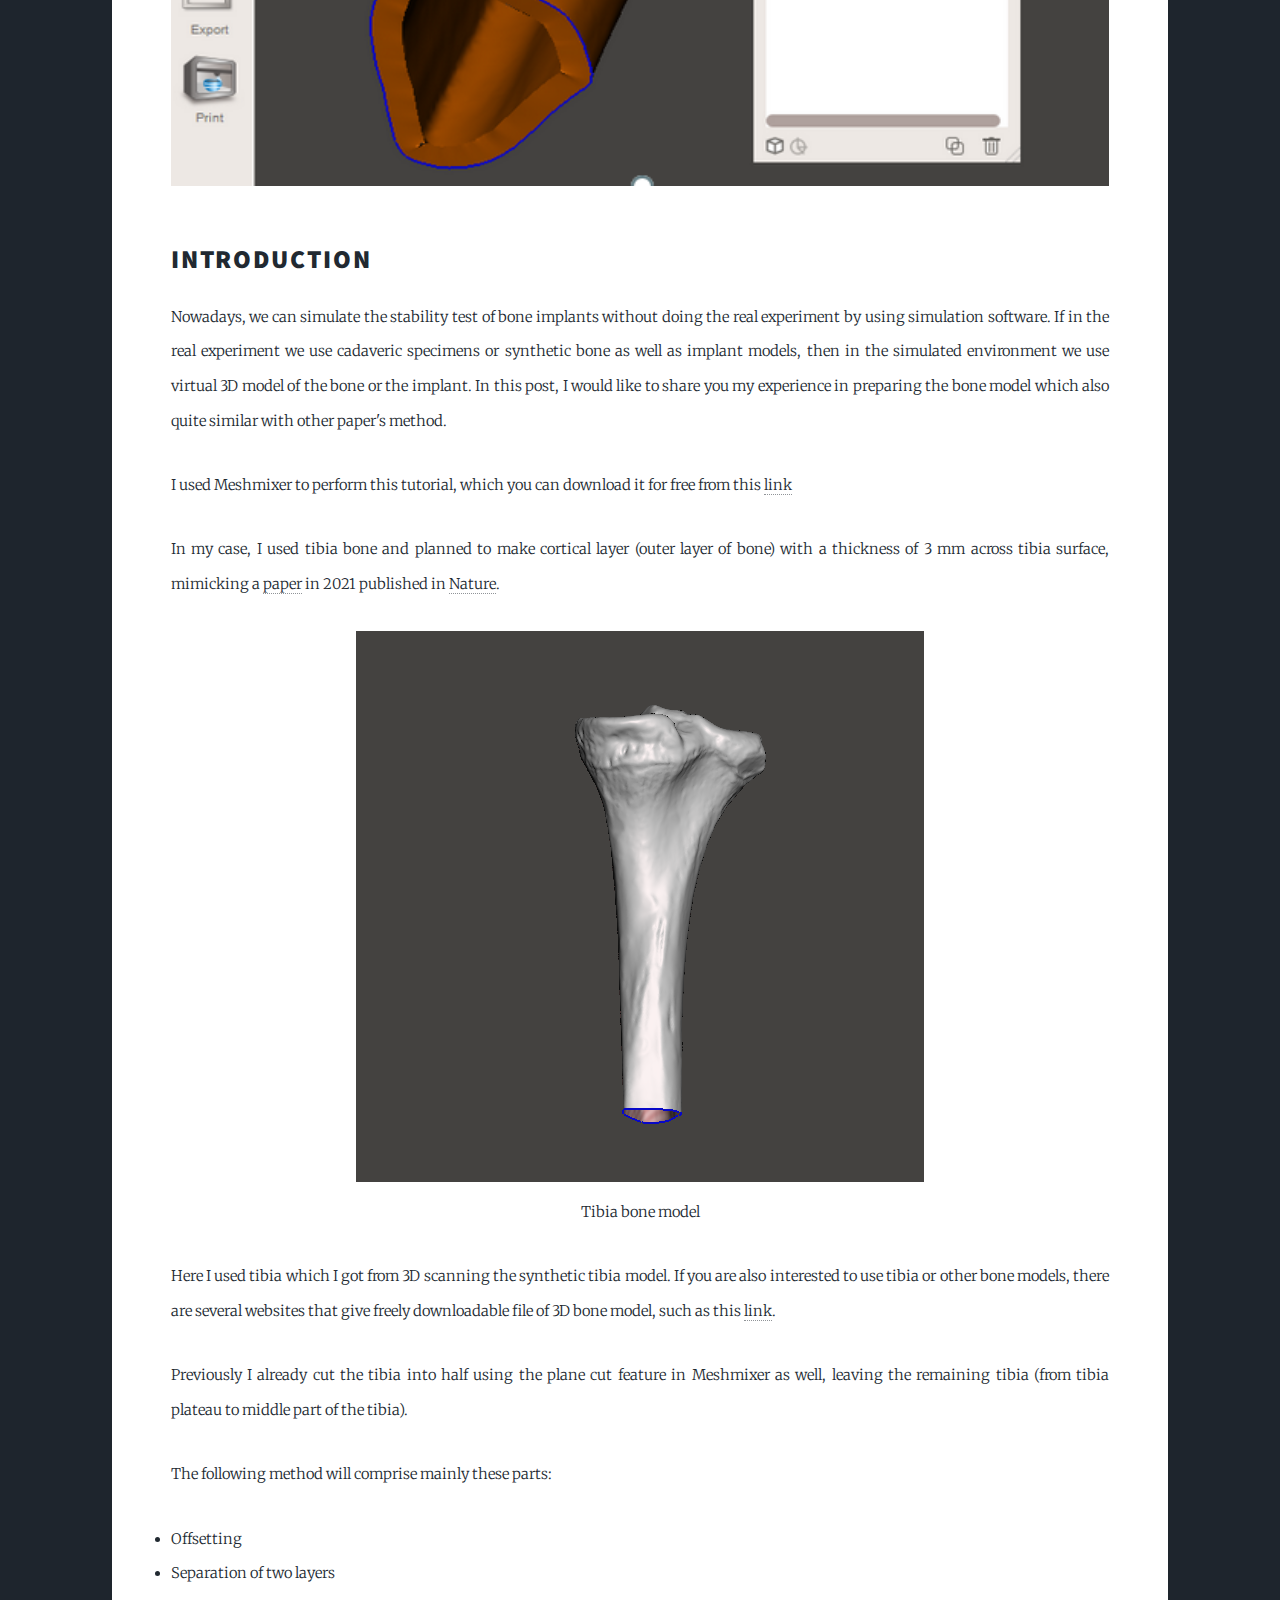
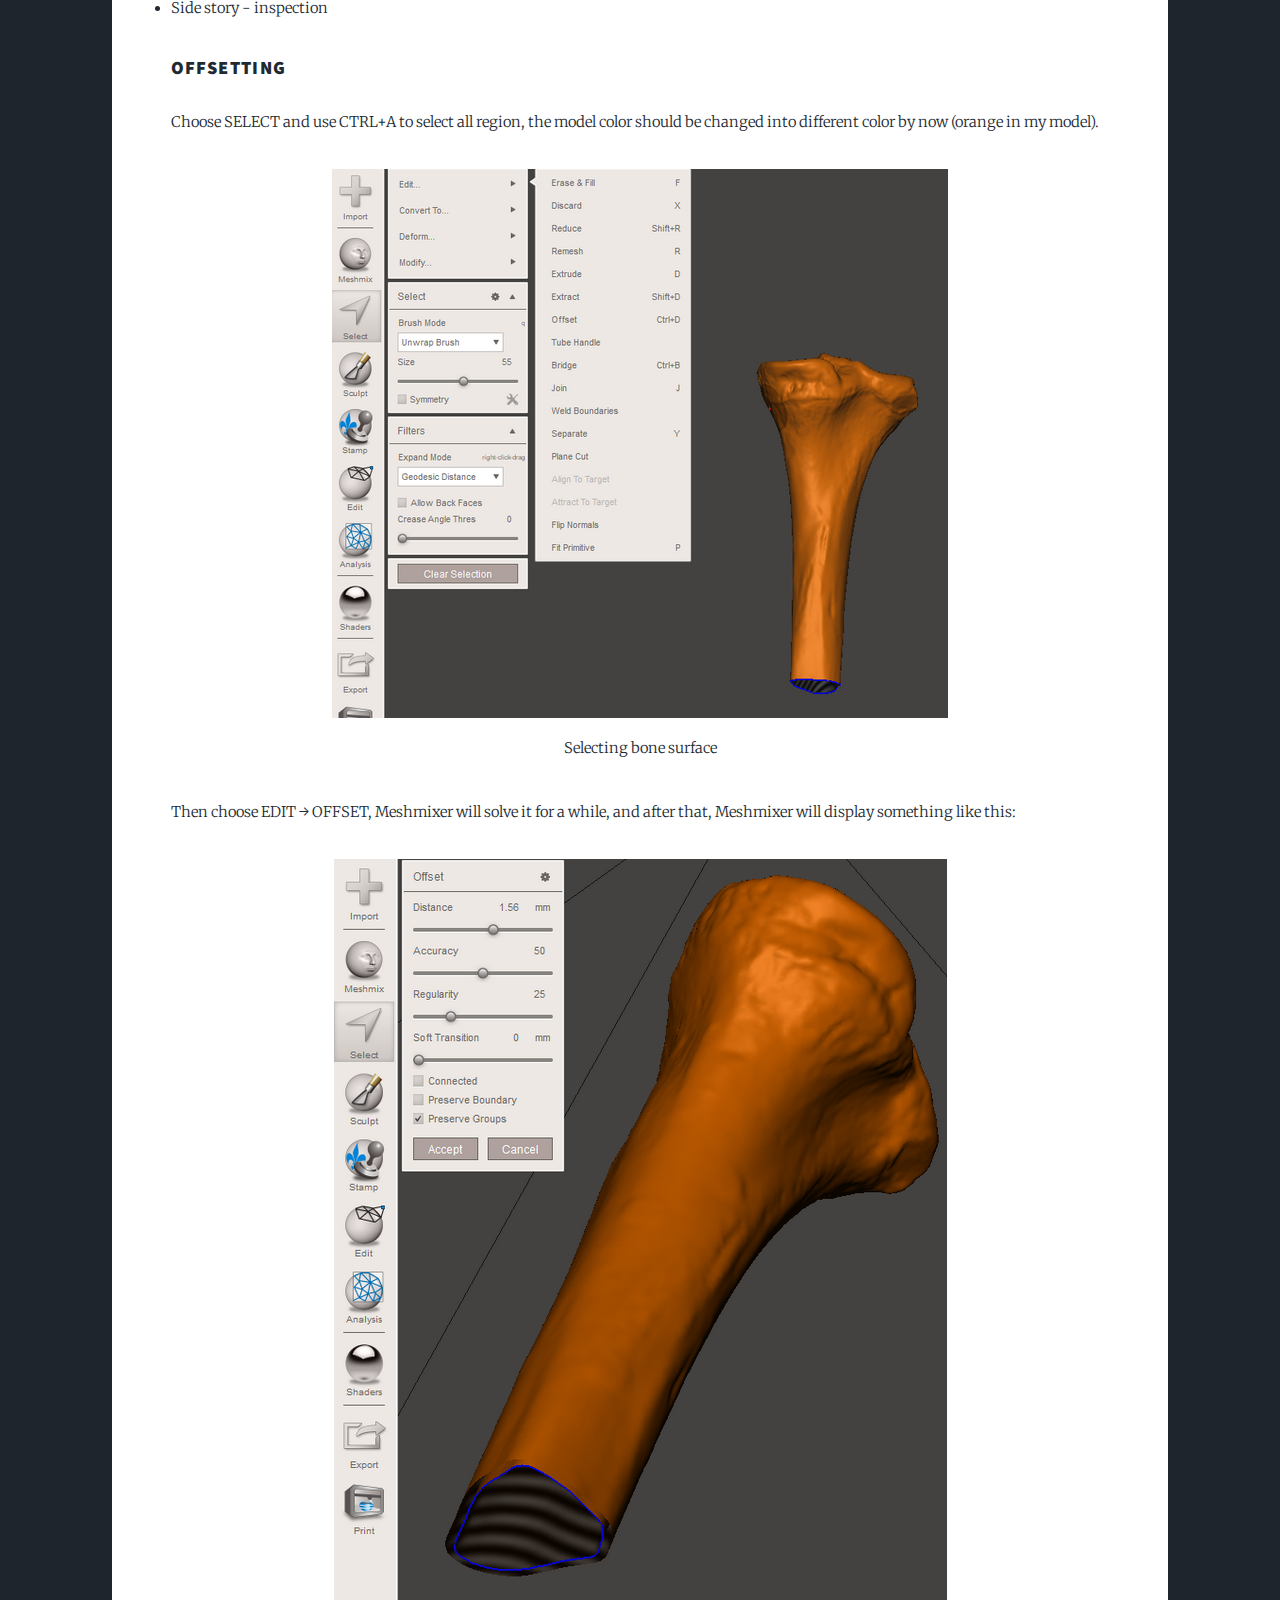
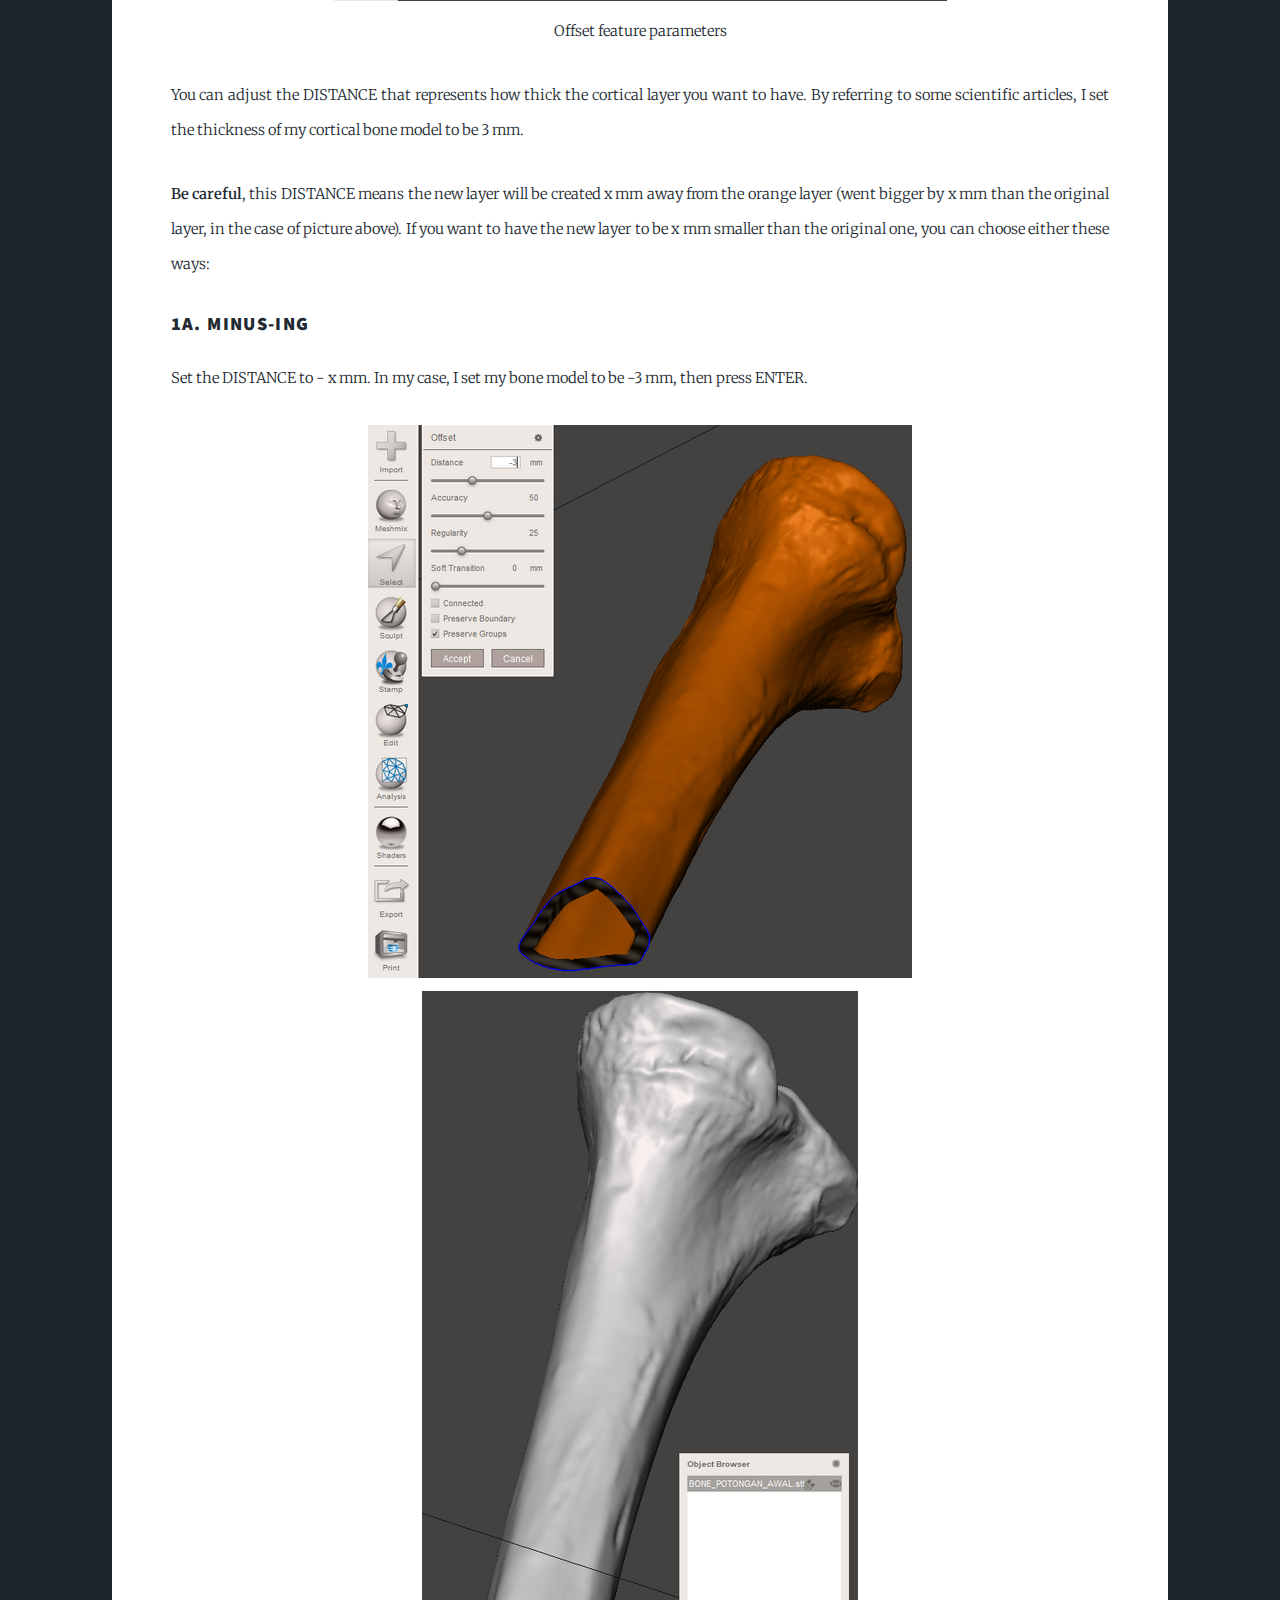
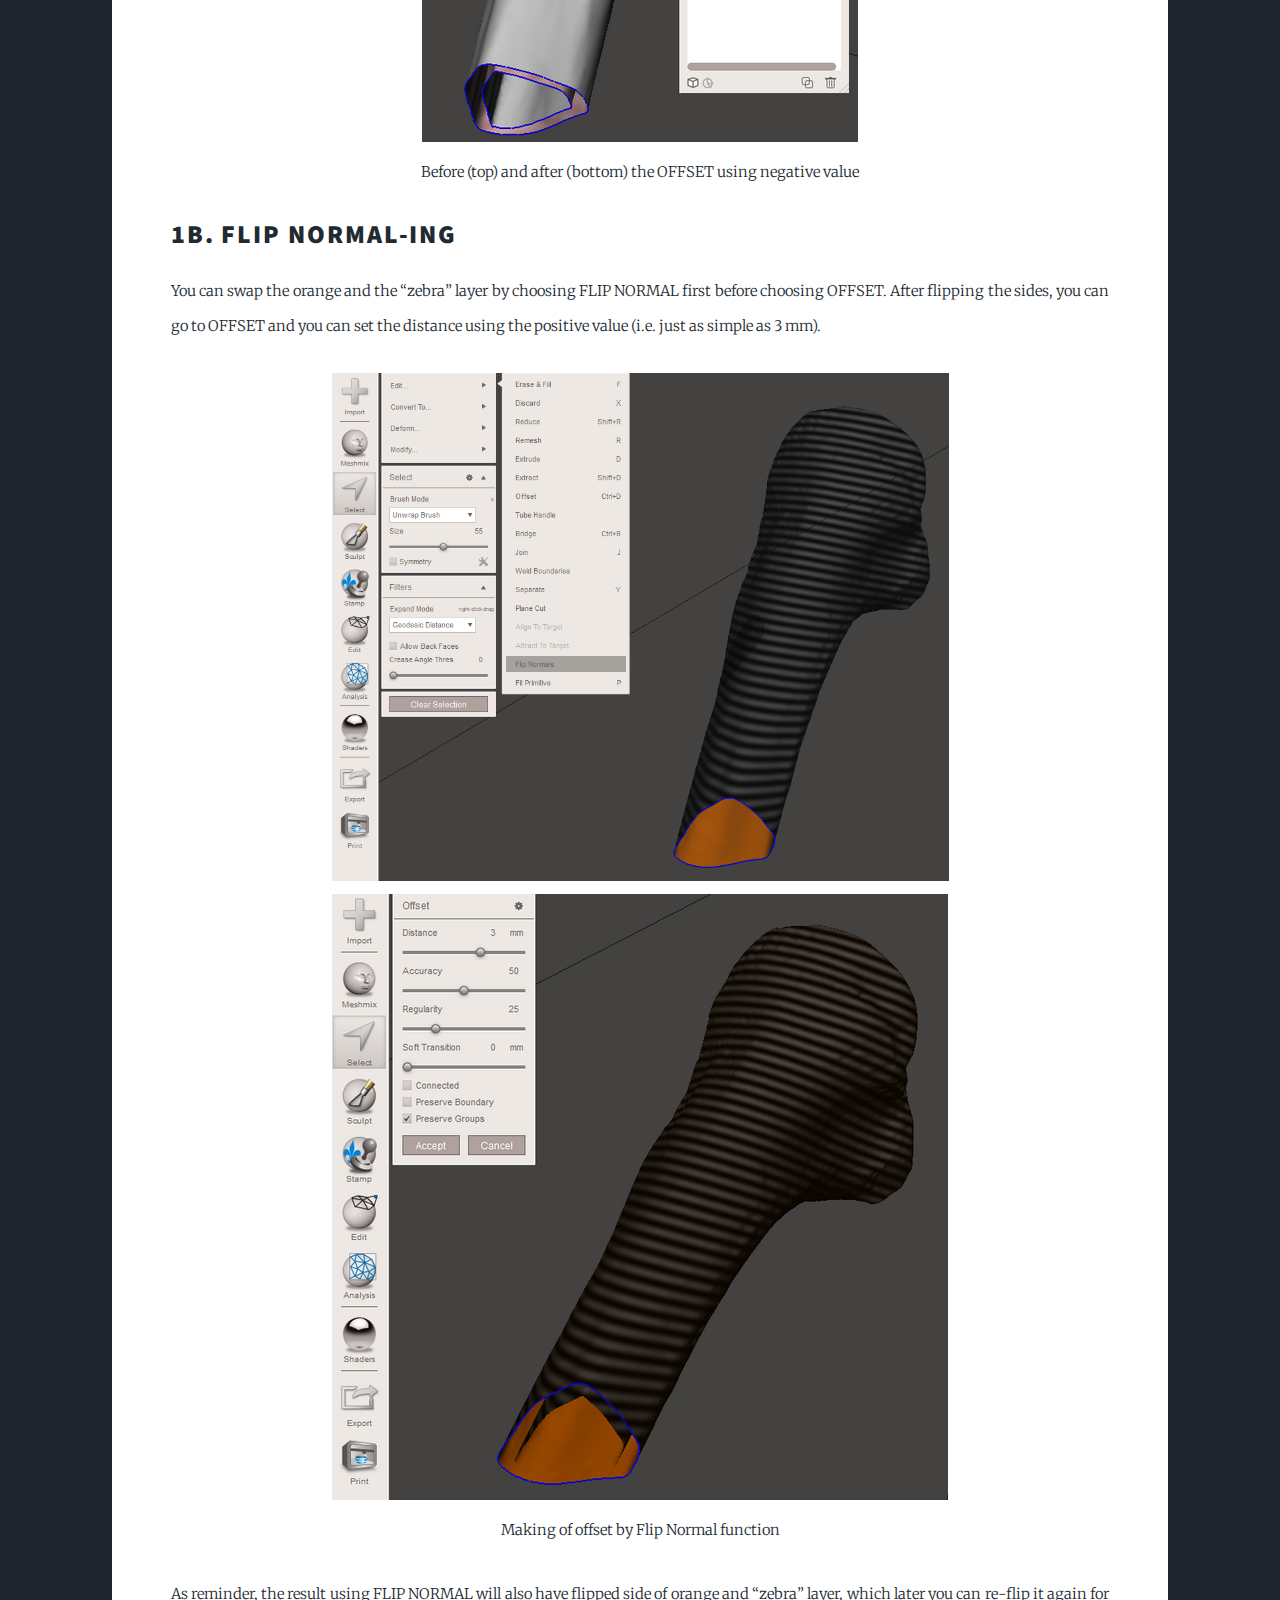
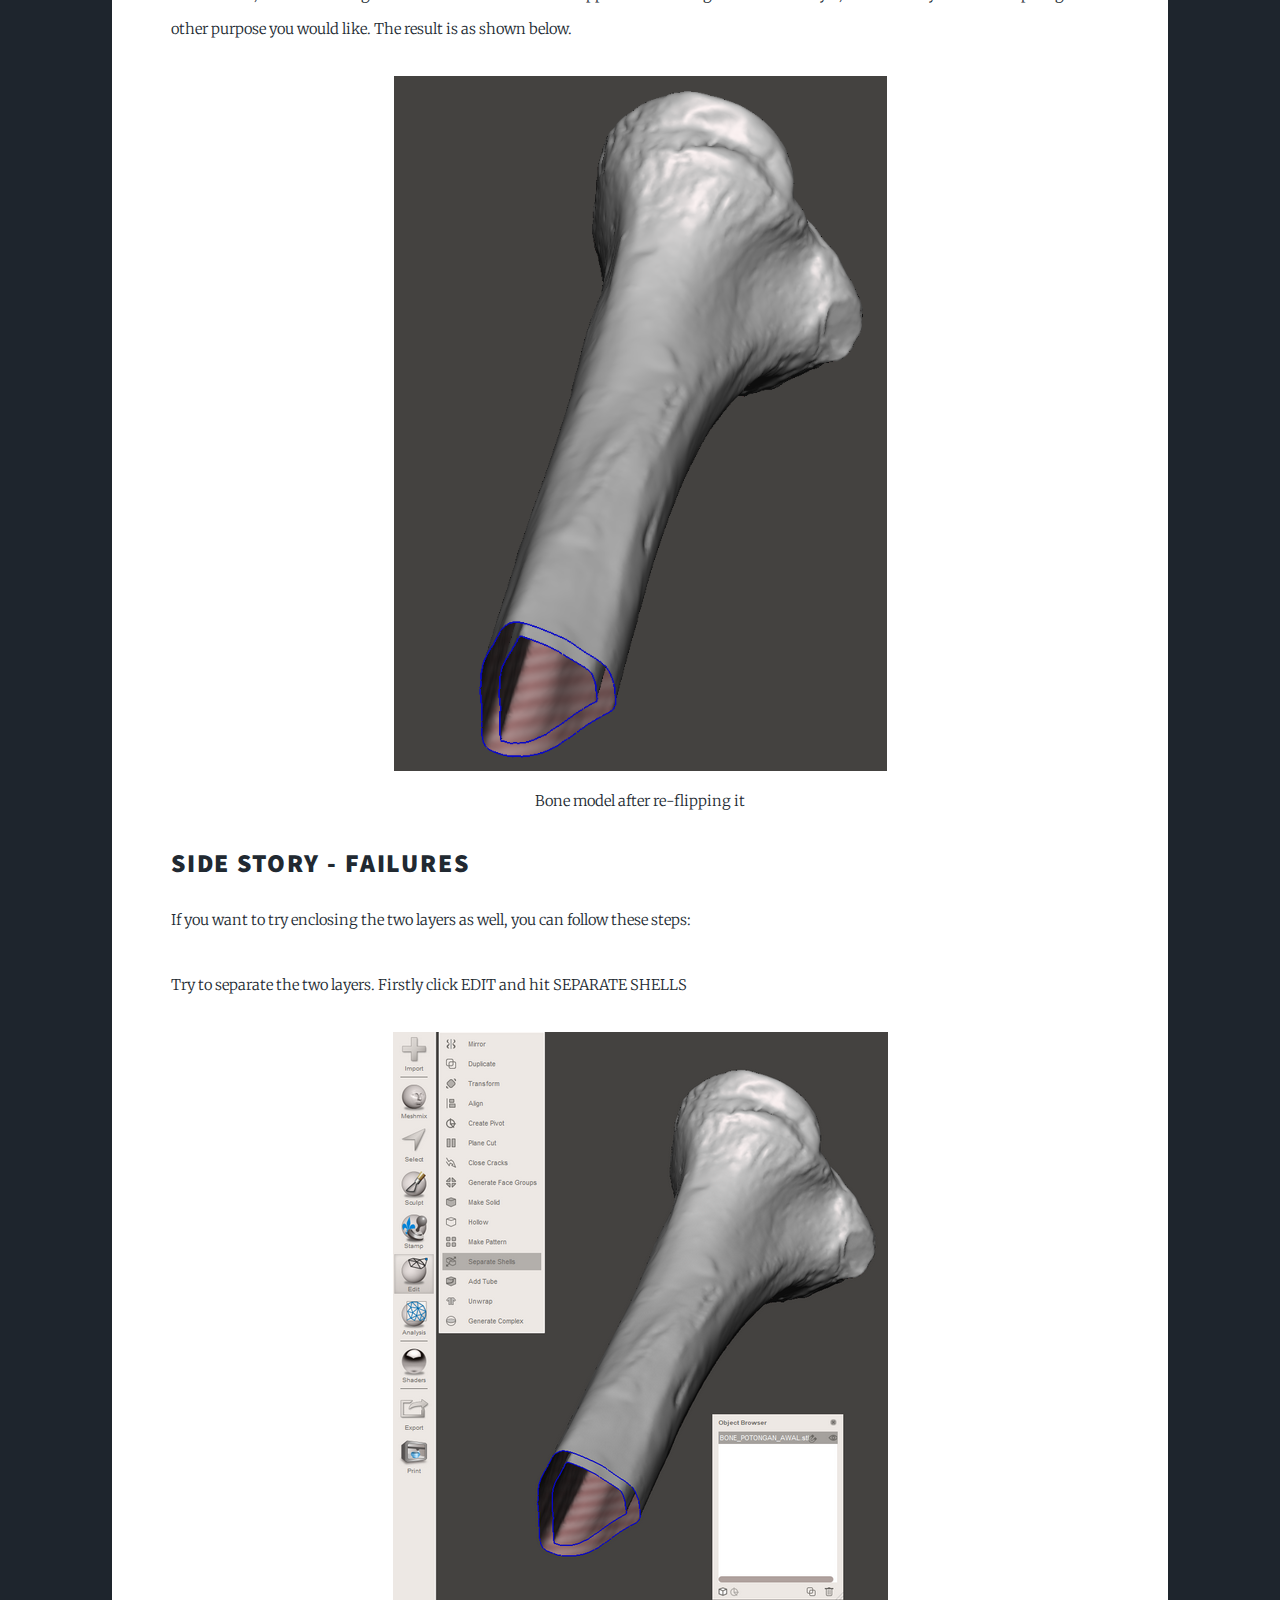
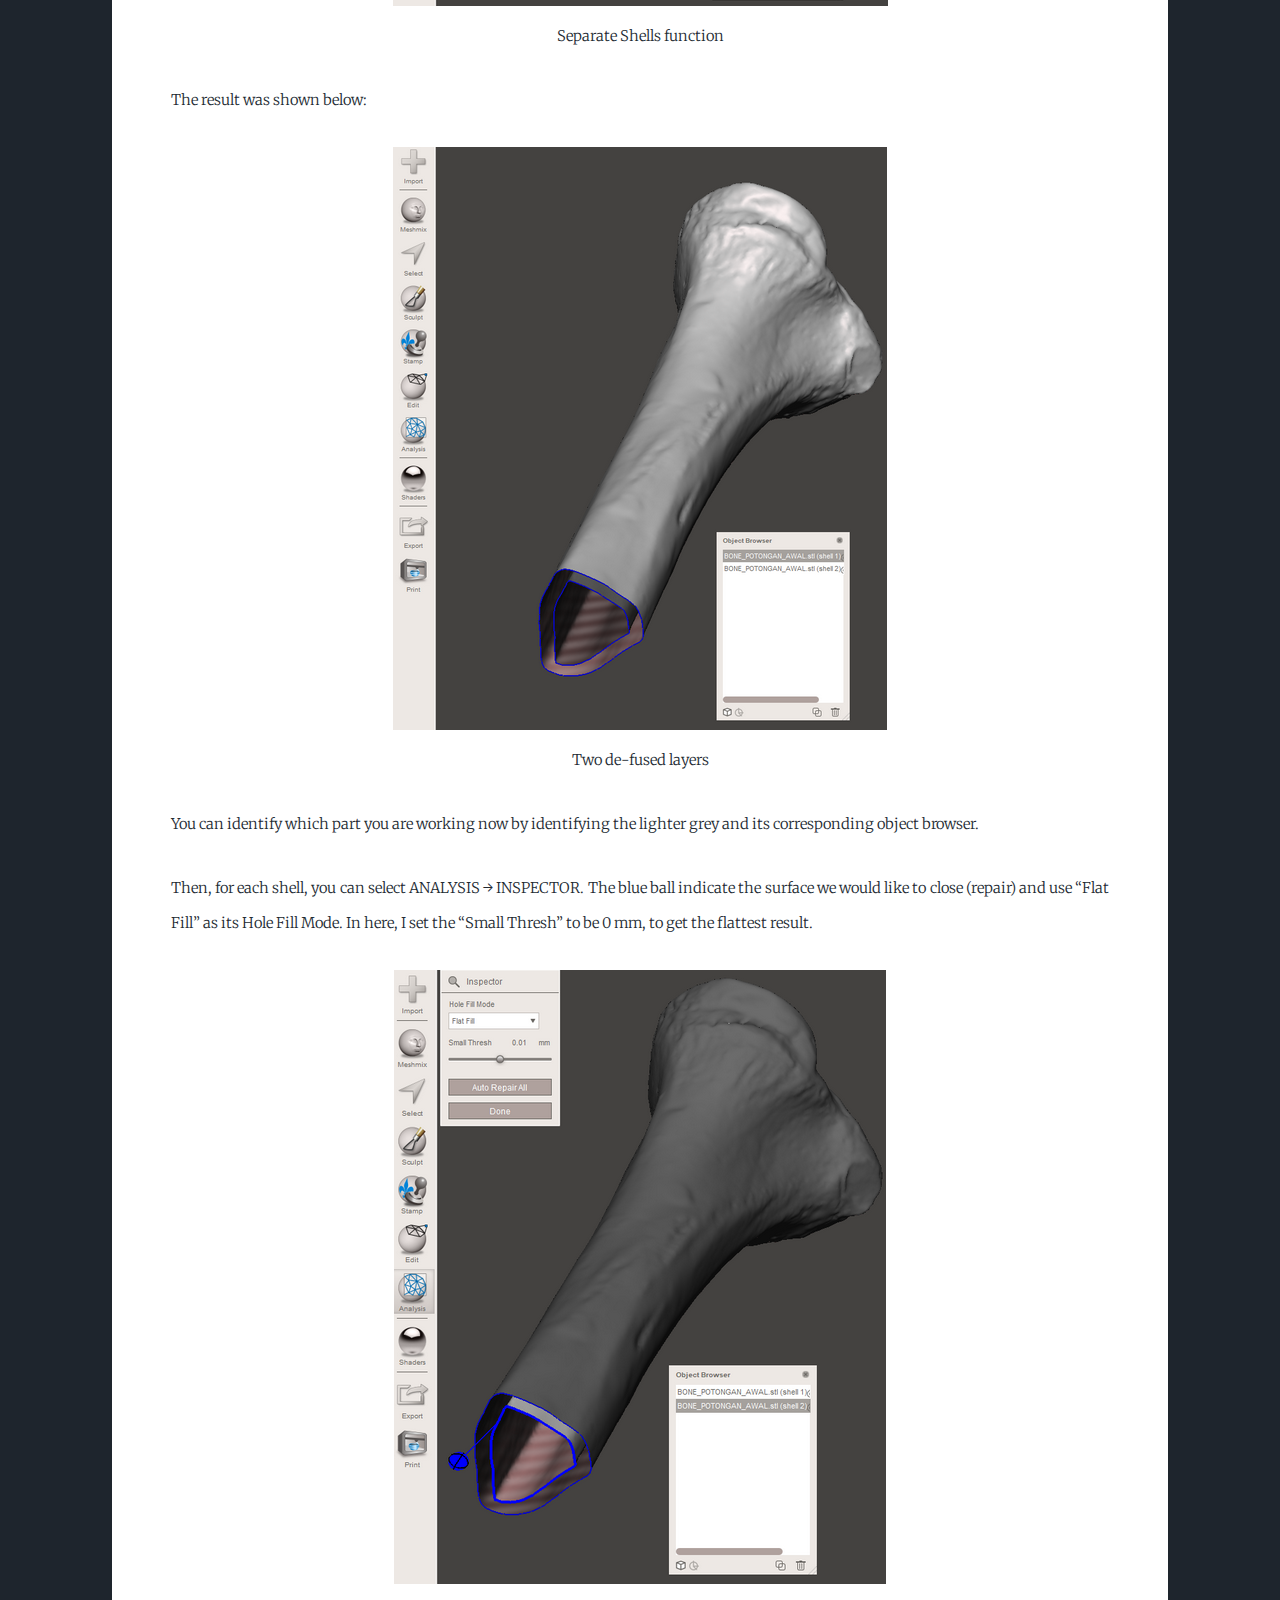
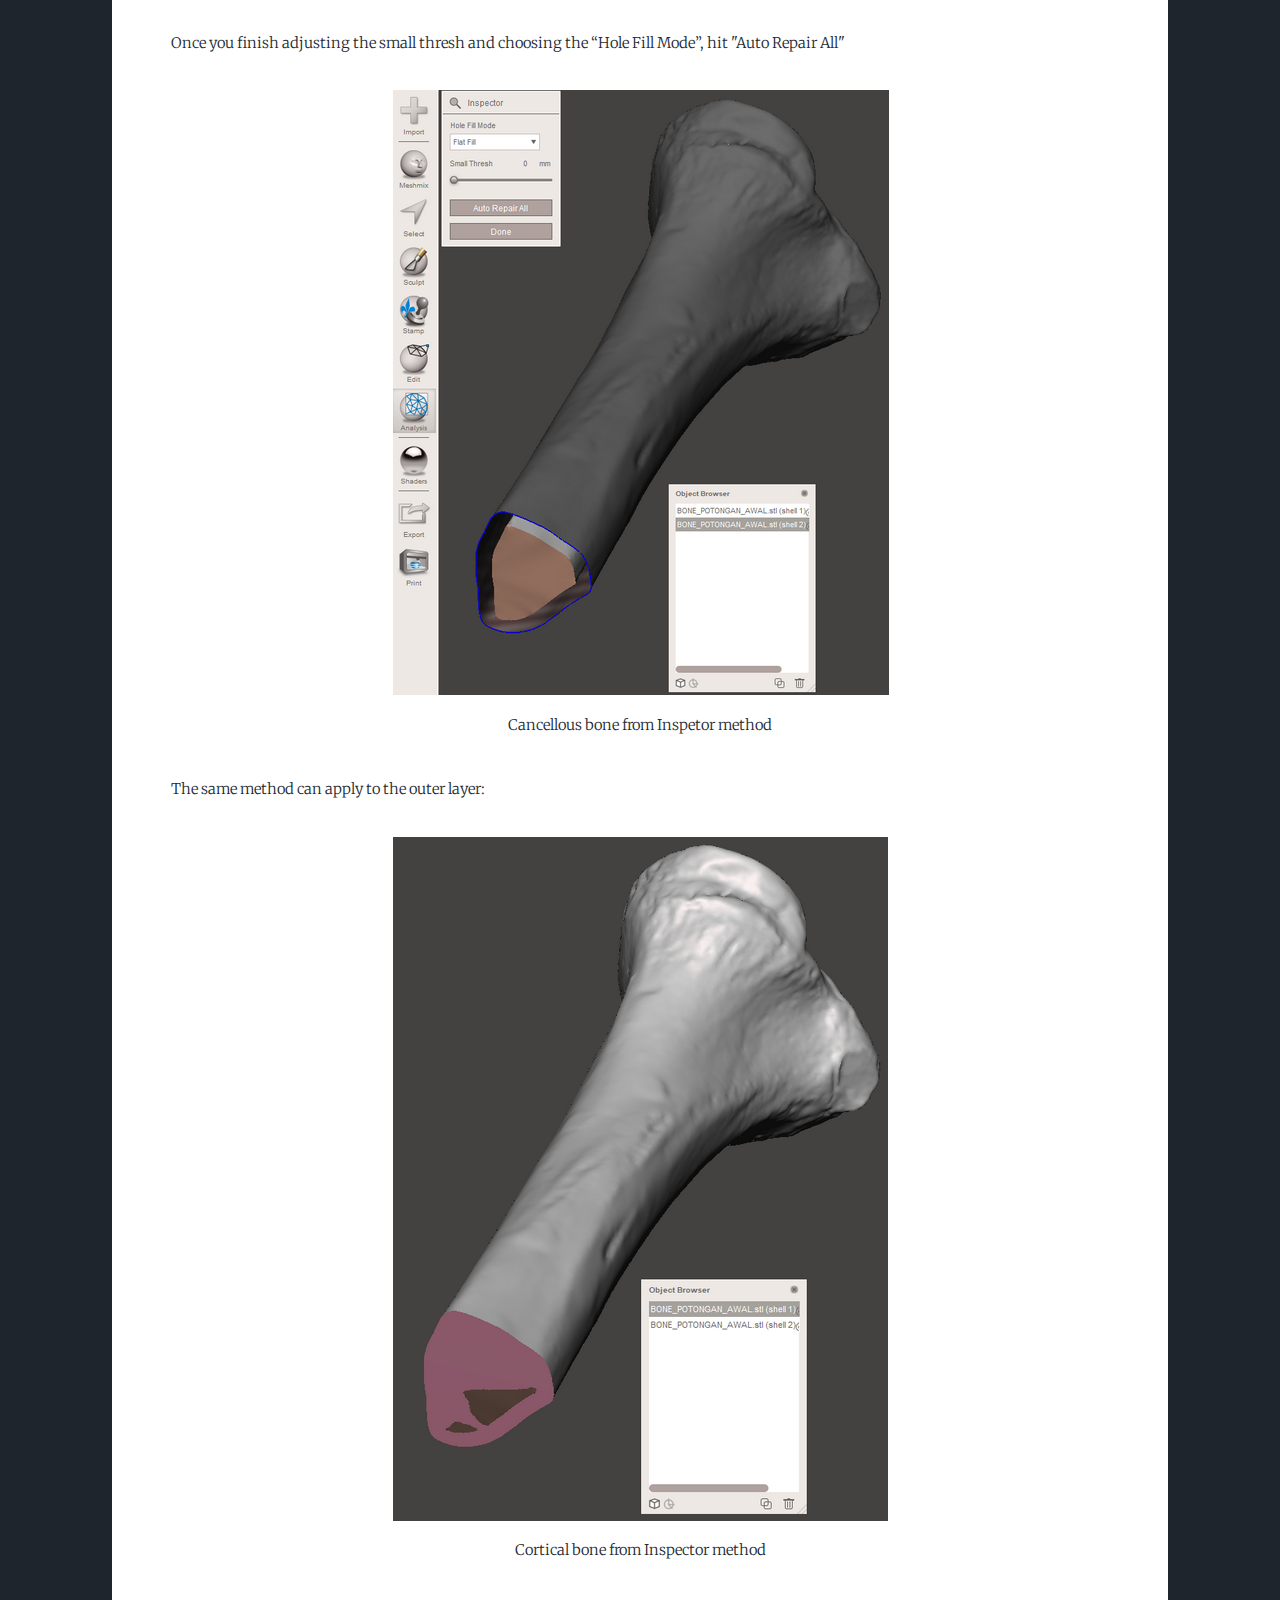
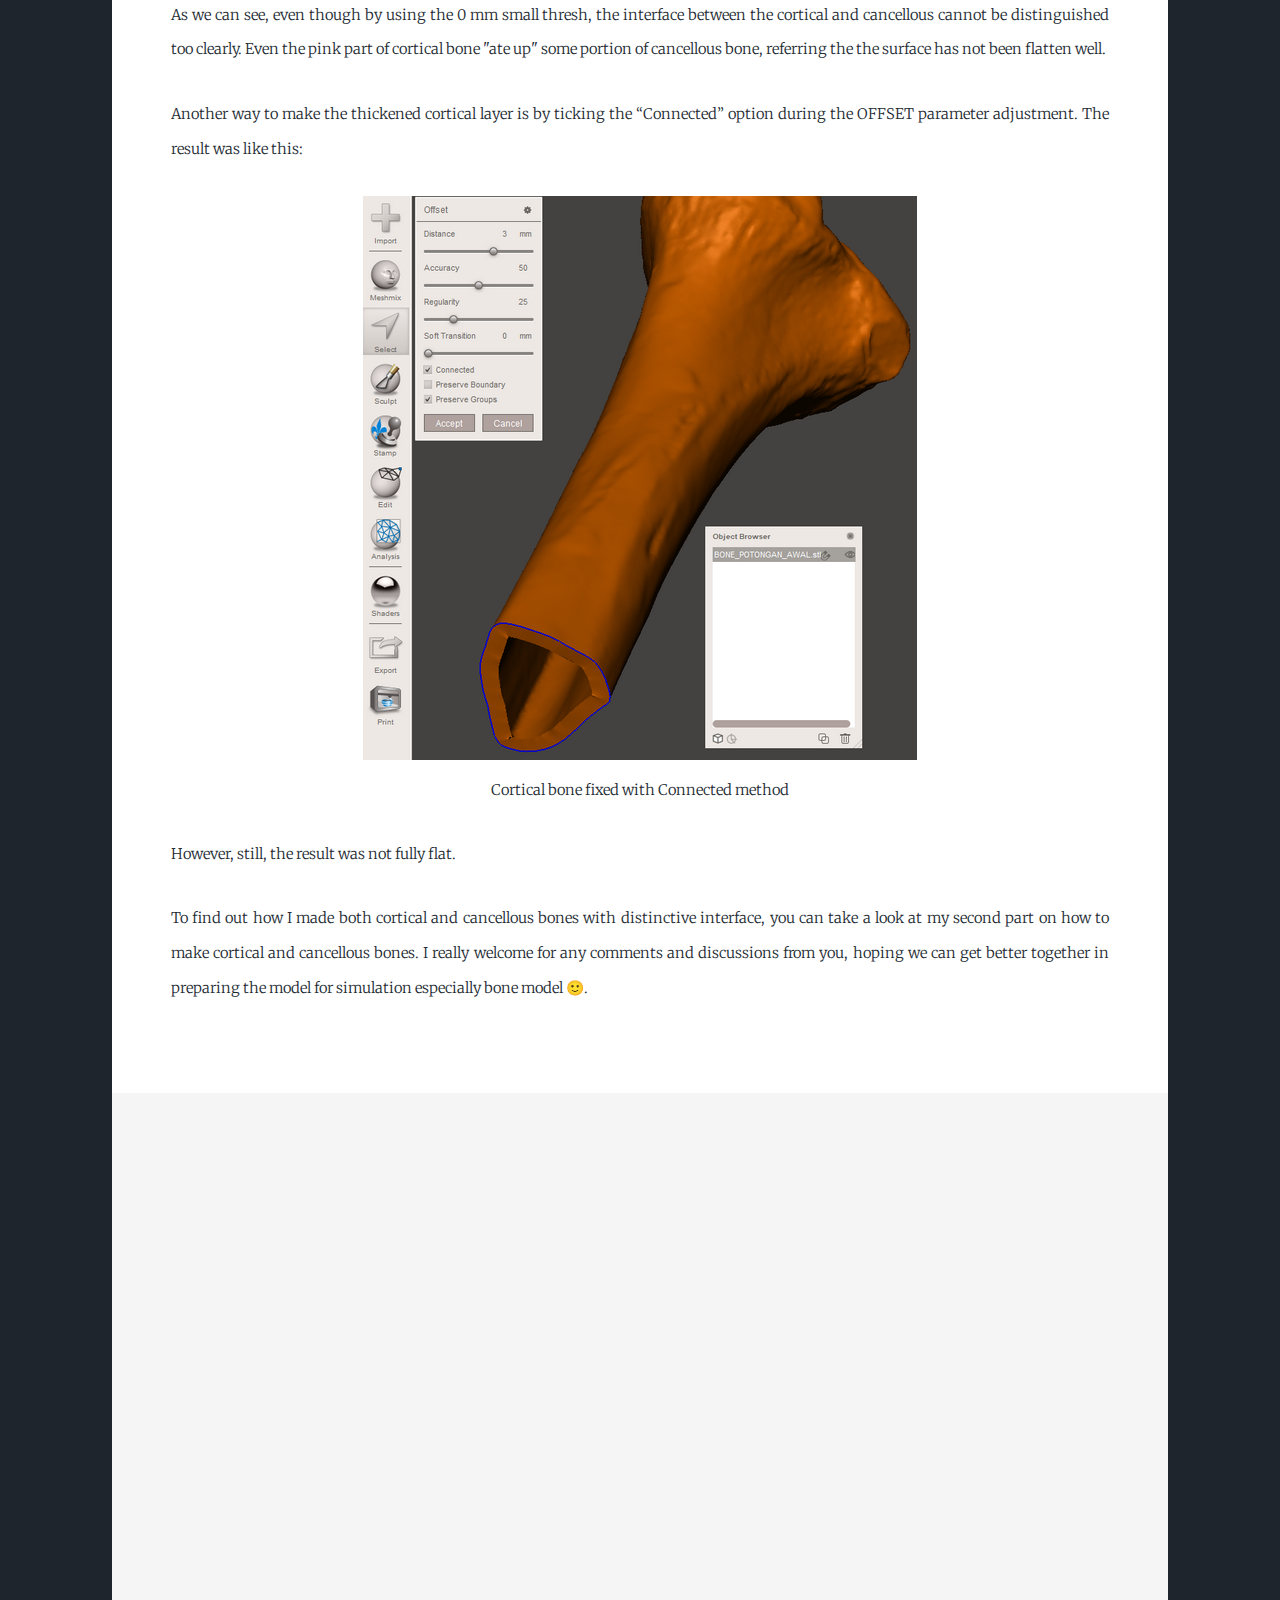
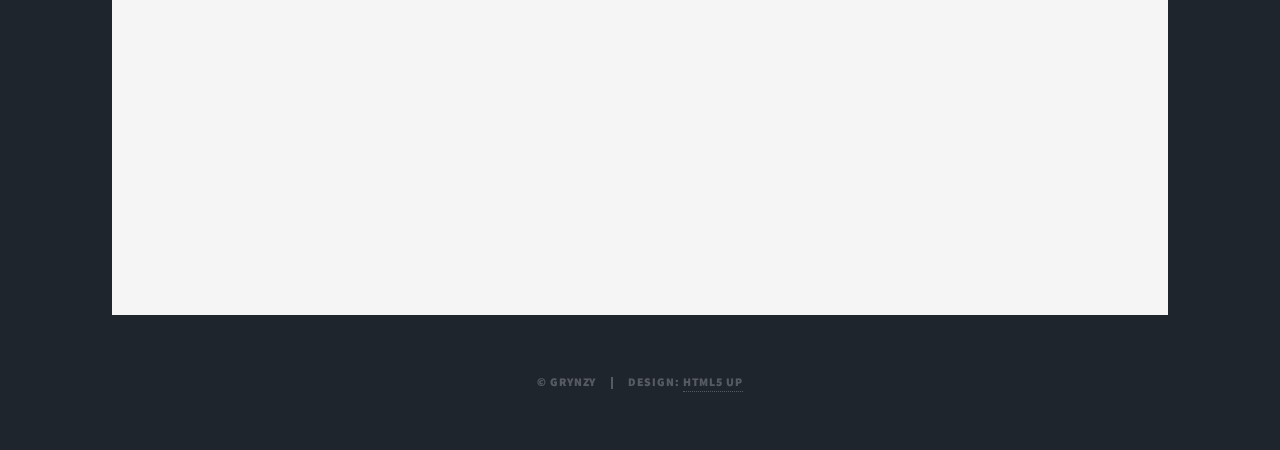
<file: FEA001_Part1.html>
<!DOCTYPE HTML>
<!--
	Massively by HTML5 UP
	html5up.net | @ajlkn
	Free for personal and commercial use under the CCA 3.0 license (html5up.net/license)
-->
<html>
	<head>
		<title>Make Bone Model with Meshmixer</title>
		<meta charset="utf-8" />
		<meta name="viewport" content="width=device-width, initial-scale=1, user-scalable=no" />
		<link rel="stylesheet" href="assets/css/main.css" />
		<noscript><link rel="stylesheet" href="assets/css/noscript.css" /></noscript>
	</head>
	<body class="is-preload">

		<!-- Wrapper -->
			<div id="wrapper" class="fade-in">

				<!-- Header -->
					<header id="header">
						<a href="index.html" class="logo">Back to Main Page</a>
					</header>

				<!-- Nav -->
					<nav id="nav">
						<ul class="links">
							<li class="active"><a href="index.html">About</a></li>
							<li><a href="generic.html">Grynzy Learning</a></li>
							<li><a href="elements.html">Grynzy Music</a></li>
							<li><a href="</li>
						</ul>
						<ul class="icons">
							<li><a href="https://twitter.com/PeterTimotius" class="icon brands fa-twitter"><span class="label">Twitter</span></a></li>
							<li><a href="https://www.instagram.com/terterpeter" class="icon brands fa-instagram"><span class="label">Instagram</span></a></li>
							<li><a href="https://github.com/grynzy" class="icon brands fa-github"><span class="label">GitHub</span></a></li>
						</ul>
					</nav>

				<!-- Main -->
					<div id="main">

						<!-- Post -->
							<section class="post">
								<header class="major">
									<span class="date">January 28, 2022</span>
									<h1><br />
										How to make cortical and cancellous bone models - PART 1: Meshmixer</h1>
									<p>The bone model is assumed to have cortical layer with certain thickness, and cancellous layer beneath it.</p>
								</header>
								<div class="image main"><img src="contents/FEA001/FEA001_1.png" alt="" /></div>
								<h2>Introduction</h2>
								<p>Nowadays, we can simulate the stability test of bone implants without doing the real experiment by using simulation software. If in the real experiment we use cadaveric specimens or synthetic bone as well as implant models, then in the simulated environment we use virtual 3D model of the bone or the implant. In this post, I would like to share you my experience in preparing the bone model which also quite similar with other paper's method.</p>
								<p>I used Meshmixer to perform this tutorial, which you can download it for free from this <a href="https://meshmixer.com/download.html">link</a></p>
								<p>In my case, I used tibia bone and planned to make cortical layer (outer layer of bone) with a thickness of 3 mm across tibia surface, mimicking a <a href="https://doi.org/10.1038/s41598-021-81401-6">paper</a> in 2021 published in <a href="https://www.nature.com">Nature</a>.</p>
								<p><center><img src="contents/FEA001/FEA001_2.png"><center>Tibia bone model</center></center></p>
								<p>Here I used tibia which I got from 3D scanning the synthetic tibia model. If you are also interested to use tibia or other bone models, there are several websites that give freely downloadable file of 3D bone model, such as this <a href="https://sketchfab.com/3d-models/human-tibia-7c1979d6127749bc80a9d9276d24edcd">link</a>.</p>
								<p>Previously I already cut the tibia into half using the plane cut feature in Meshmixer as well, leaving the remaining tibia (from tibia plateau to middle part of the tibia).</p>
								<p>The following method will comprise mainly these parts:</p>
								<p>
								<li>Offsetting</li>
								<li>Separation of two layers</li>
								<li>Side story - inspection</li>
								</p>
								<h3>Offsetting</h3>
								<p>Choose SELECT and use CTRL+A to select all region, the model color should be changed into different color by now (orange in my model).</p>
								<p><center><img src="contents/FEA001/FEA001_3.png"><center>Selecting bone surface</center></center></p>
								<p>Then choose EDIT → OFFSET, Meshmixer will solve it for a while, and after that, Meshmixer will display something like this:</p>
								<p><center><img src="contents/FEA001/FEA001_4.png"><center>Offset feature parameters</center></center></p>
								<p>You can adjust the DISTANCE that represents how thick the cortical layer you want to have. By referring to some scientific articles, I set the thickness of my cortical bone model to be 3 mm.</p>
								<p><b>Be careful</b>, this DISTANCE means the new layer will be created x mm away from the orange layer (went bigger by x mm than the original layer, in the case of picture above). If you want to have the new layer to be x mm smaller than the original one, you can choose either these ways:</p>
								<h3>1a. Minus-ing</h3>
								<p>Set the DISTANCE to - x mm. In my case, I set my bone model to be -3 mm, then press ENTER.</p>
								<p><center><img src="contents/FEA001/FEA001_5.png"><center><img src="contents/FEA001/FEA001_6.png"></center><center>Before (top) and after (bottom) the OFFSET using negative value</center></center></p>
								<h2>1b. Flip Normal-ing</h2>
								<p>You can swap the orange and the “zebra” layer by choosing FLIP NORMAL first before choosing OFFSET. After flipping the sides, you can go to OFFSET and you can set the distance using the positive value (i.e. just as simple as 3 mm).</p>
								<p><center><img src="contents/FEA001/FEA001_7.png"><center><img src="contents/FEA001/FEA001_8.png"></center><center>Making of offset by Flip Normal function</center></center></p>
								<p>As reminder, the result using FLIP NORMAL will also have flipped side of orange and “zebra” layer, which later you can re-flip it again for other purpose you would like. The result is as shown below.</p>
								<p><center><img src="contents/FEA001/FEA001_9.png"><center>Bone model after re-flipping it</center></center></p>
								<h2>Side Story - Failures</h2>
								<p>If you want to try enclosing the two layers as well, you can follow these steps:</p>
								<p>Try to separate the two layers. Firstly click EDIT and hit SEPARATE SHELLS</p>
								<p><center><img src="contents/FEA001/FEA001_10.png"><center>Separate Shells function</center></center></p>
								<p>The result was shown below:</p>
								<p><center><img src="contents/FEA001/FEA001_11.png"><center>Two de-fused layers</center></center></p>
								<p>You can identify which part you are working now by identifying the lighter grey and its corresponding object browser.</p>
								<p>Then, for each shell, you can select ANALYSIS → INSPECTOR. The blue ball indicate the surface we would like to close (repair) and use “Flat Fill” as its Hole Fill Mode. In here, I set the “Small Thresh” to be 0 mm, to get the flattest result.</p>
								<p><center><img src="contents/FEA001/FEA001_12.png"></center></p>
								<p>Once you finish adjusting the small thresh and choosing the “Hole Fill Mode”, hit "Auto Repair All"</p>
								<p><center><img src="contents/FEA001/FEA001_13.png"><center>Cancellous bone from Inspetor method</center></center></p>
								<p>The same method can apply to the outer layer:</p>
								<p><center><img src="contents/FEA001/FEA001_14.png"><center>Cortical bone from Inspector method</center></center></p>
								<p>As we can see, even though by using the 0 mm small thresh, the interface between the cortical and cancellous cannot be distinguished too clearly. Even the pink part of cortical bone "ate up" some portion of cancellous bone, referring the the surface has not been flatten well.</p>
								<p>Another way to make the thickened cortical layer is by ticking the “Connected” option during the OFFSET parameter adjustment. The result was like this:</p>
								<p><center><img src="contents/FEA001/FEA001_15.png"><center>Cortical bone fixed with Connected method</center></center></p>
								<p>However, still, the result was not fully flat.</p>
								<p>To find out how I made both cortical and cancellous bones with distinctive interface, you can take a look at my second part on how to make cortical and cancellous bones. I really welcome for any comments and discussions from you, hoping we can get better together in preparing the model for simulation especially bone model 🙂.</p>
							</section>
					</div>

				<!-- Footer -->
					<footer id="footer">
						<section>
							<iframe src="https://docs.google.com/forms/d/e/1FAIpQLSeI_rrKfaAUX-0zEcMmxXjl0TnvbgZBBk_V1sGmVFhfVuva_A/viewform?embedded=true" width="1000" height="721" frameborder="0" marginheight="0" marginwidth="0"></iframe>
							<!-- <form method="post" action="#">
								<div class="fields">
									<div class="field">
										<label for="name">Name</label>
										<input type="text" name="name" id="name" />
									</div>
									<div class="field">
										<label for="email">Email</label>
										<input type="text" name="email" id="email" />
									</div>
									<div class="field">
										<label for="message">Message</label>
										<textarea name="message" id="message" rows="3"></textarea>
									</div>
								</div>
								<ul class="actions">
									<li><input type="submit" value="Send Message" /></li>
								</ul>
							</form> 
						</section>
						
						<section class="split contact">
							<section>
								<h3>Email</h3>
								<p><a href="#">grynzy1@gmail.com</a></p>
							</section>
							<section>
								<h3>Social</h3>
								<ul class="icons alt">
									<li><a href="https://twitter.com/PeterTimotius" class="icon brands fa-twitter"><span class="label">Twitter</span></a></li>
									<li><a href="https://www.instagram.com/terterpeter" class="icon brands fa-instagram"><span class="label">Instagram</span></a></li>
									<li><a href="https://github.com/grynzy" class="icon brands fa-github"><span class="label">GitHub</span></a></li>
								</ul>
							</section> -->
						</section>
					</footer>

				<!-- Copyright -->
					<div id="copyright">
						<ul><li>&copy; grynzy</li><li>Design: <a href="https://html5up.net">HTML5 UP</a></li></ul>
					</div>

			</div>

		<!-- Scripts -->
			<script src="assets/js/jquery.min.js"></script>
			<script src="assets/js/jquery.scrollex.min.js"></script>
			<script src="assets/js/jquery.scrolly.min.js"></script>
			<script src="assets/js/browser.min.js"></script>
			<script src="assets/js/breakpoints.min.js"></script>
			<script src="assets/js/util.js"></script>
			<script src="assets/js/main.js"></script>

	</body>
</html>
</file>
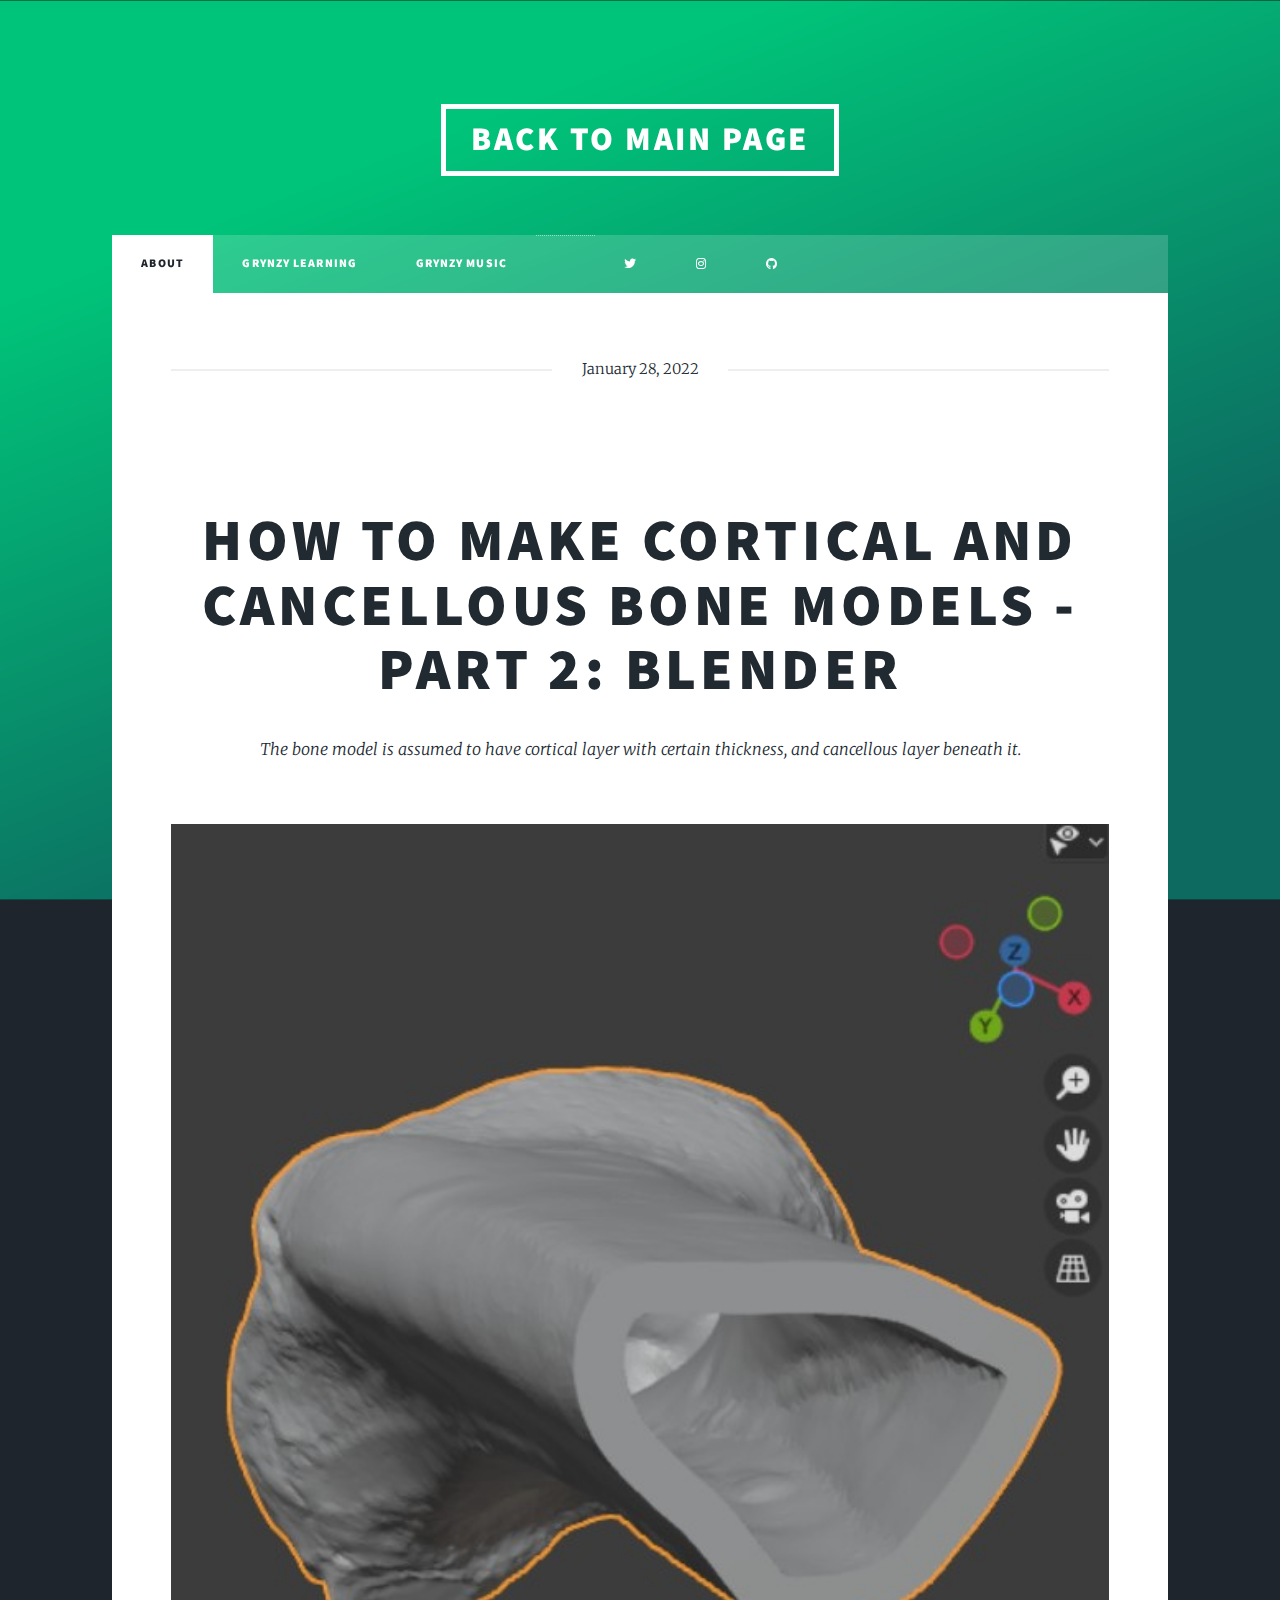
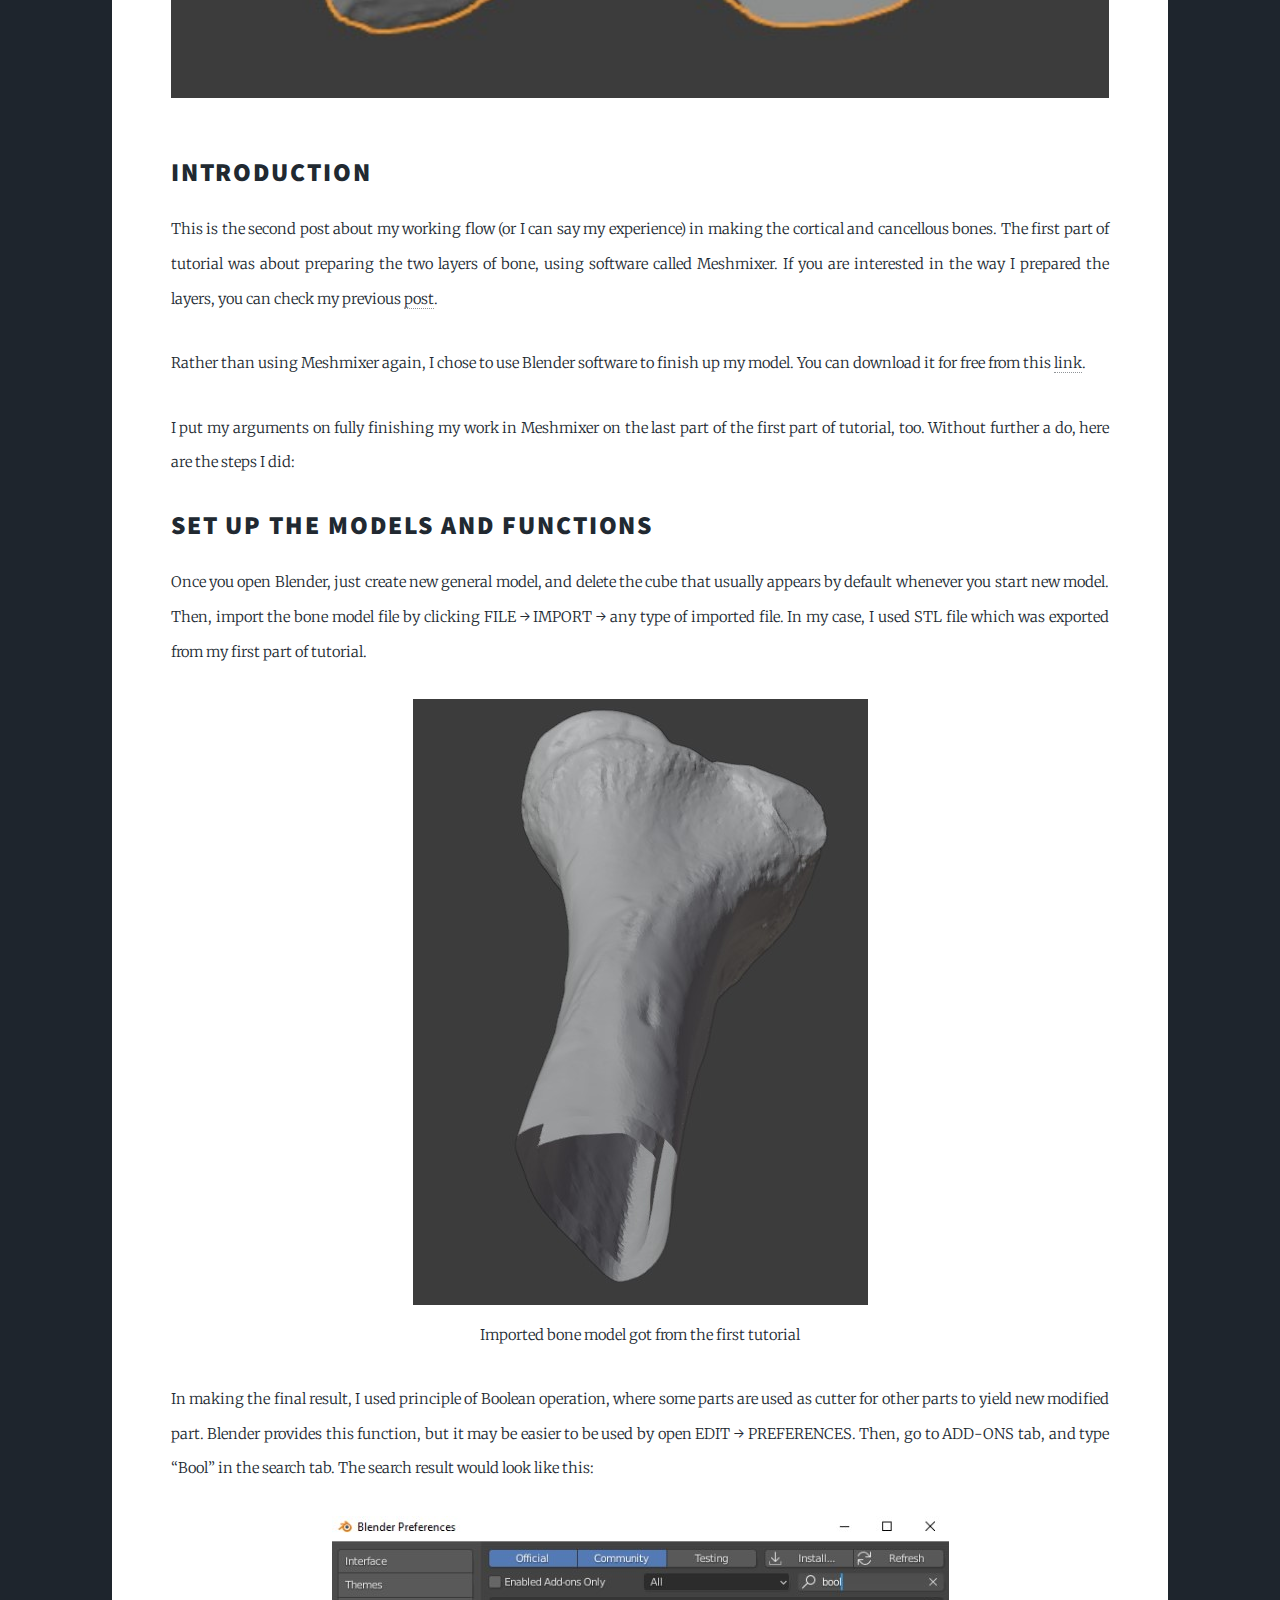
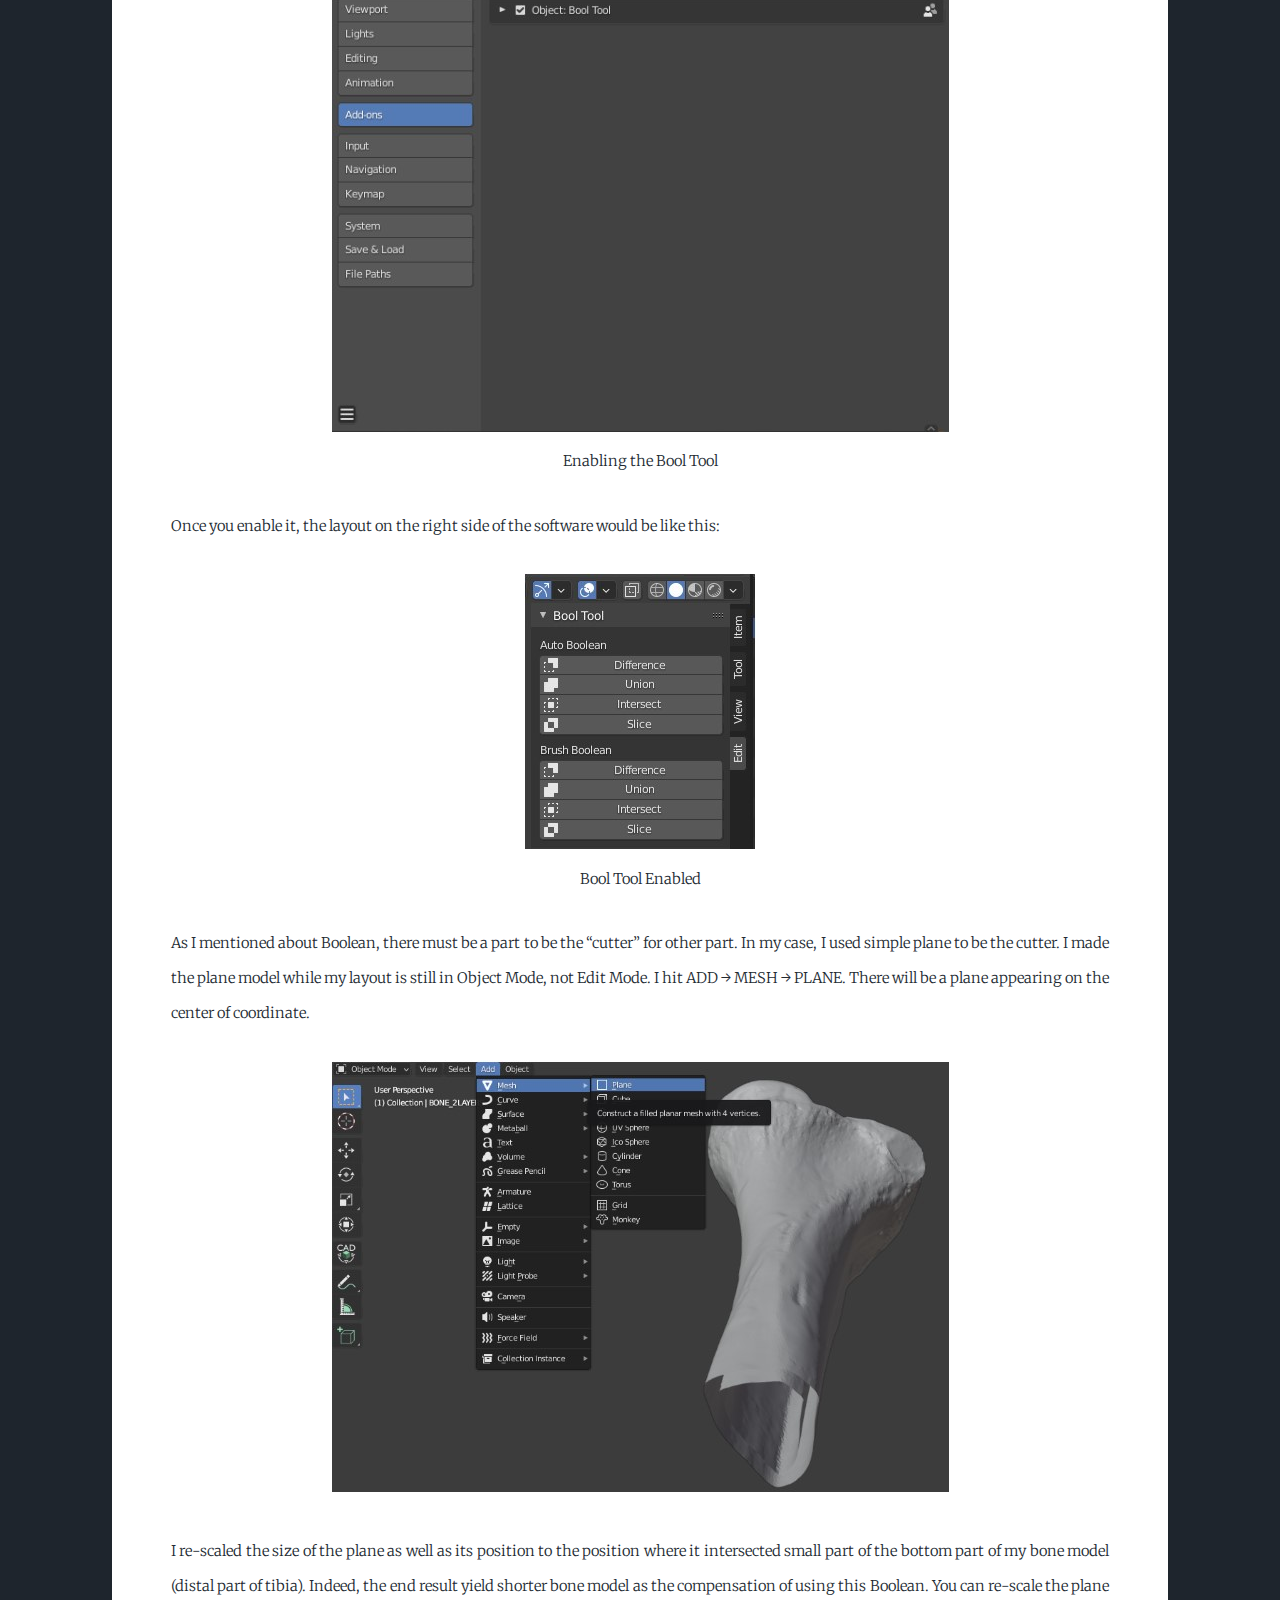
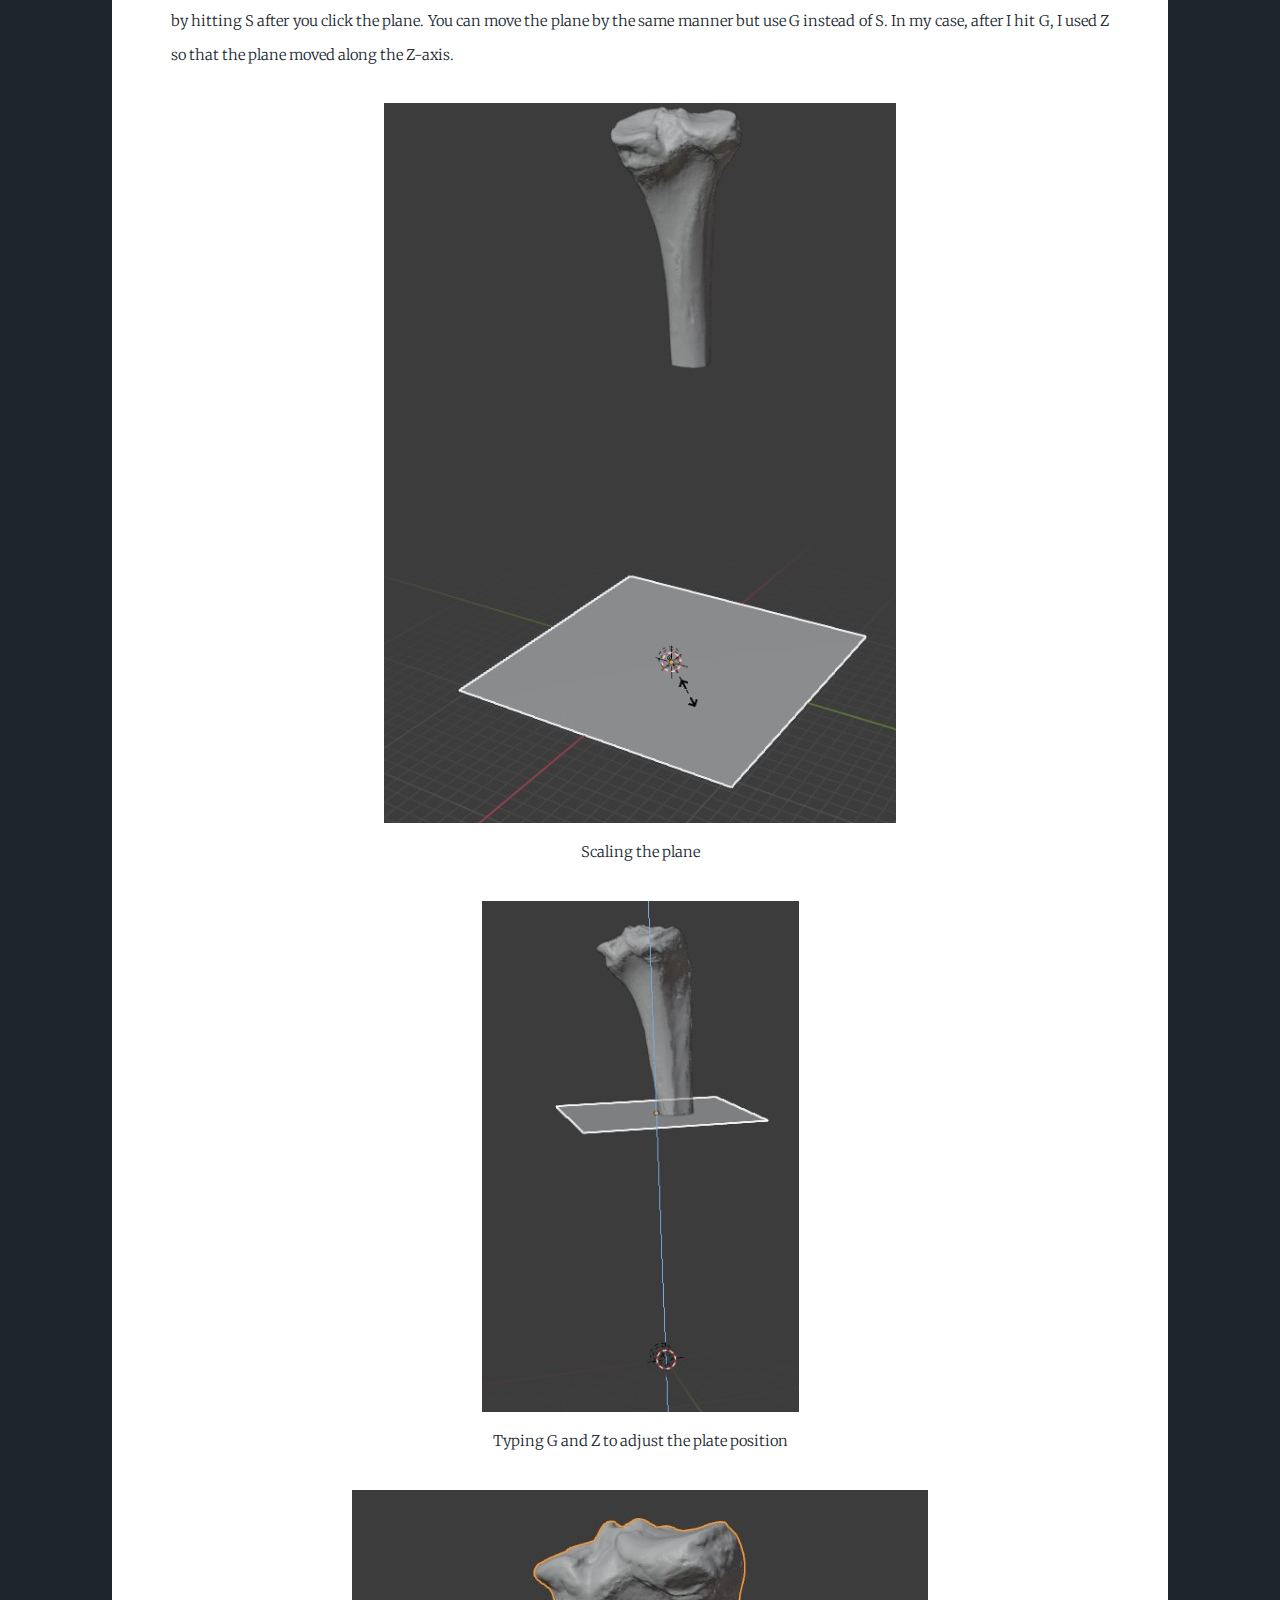
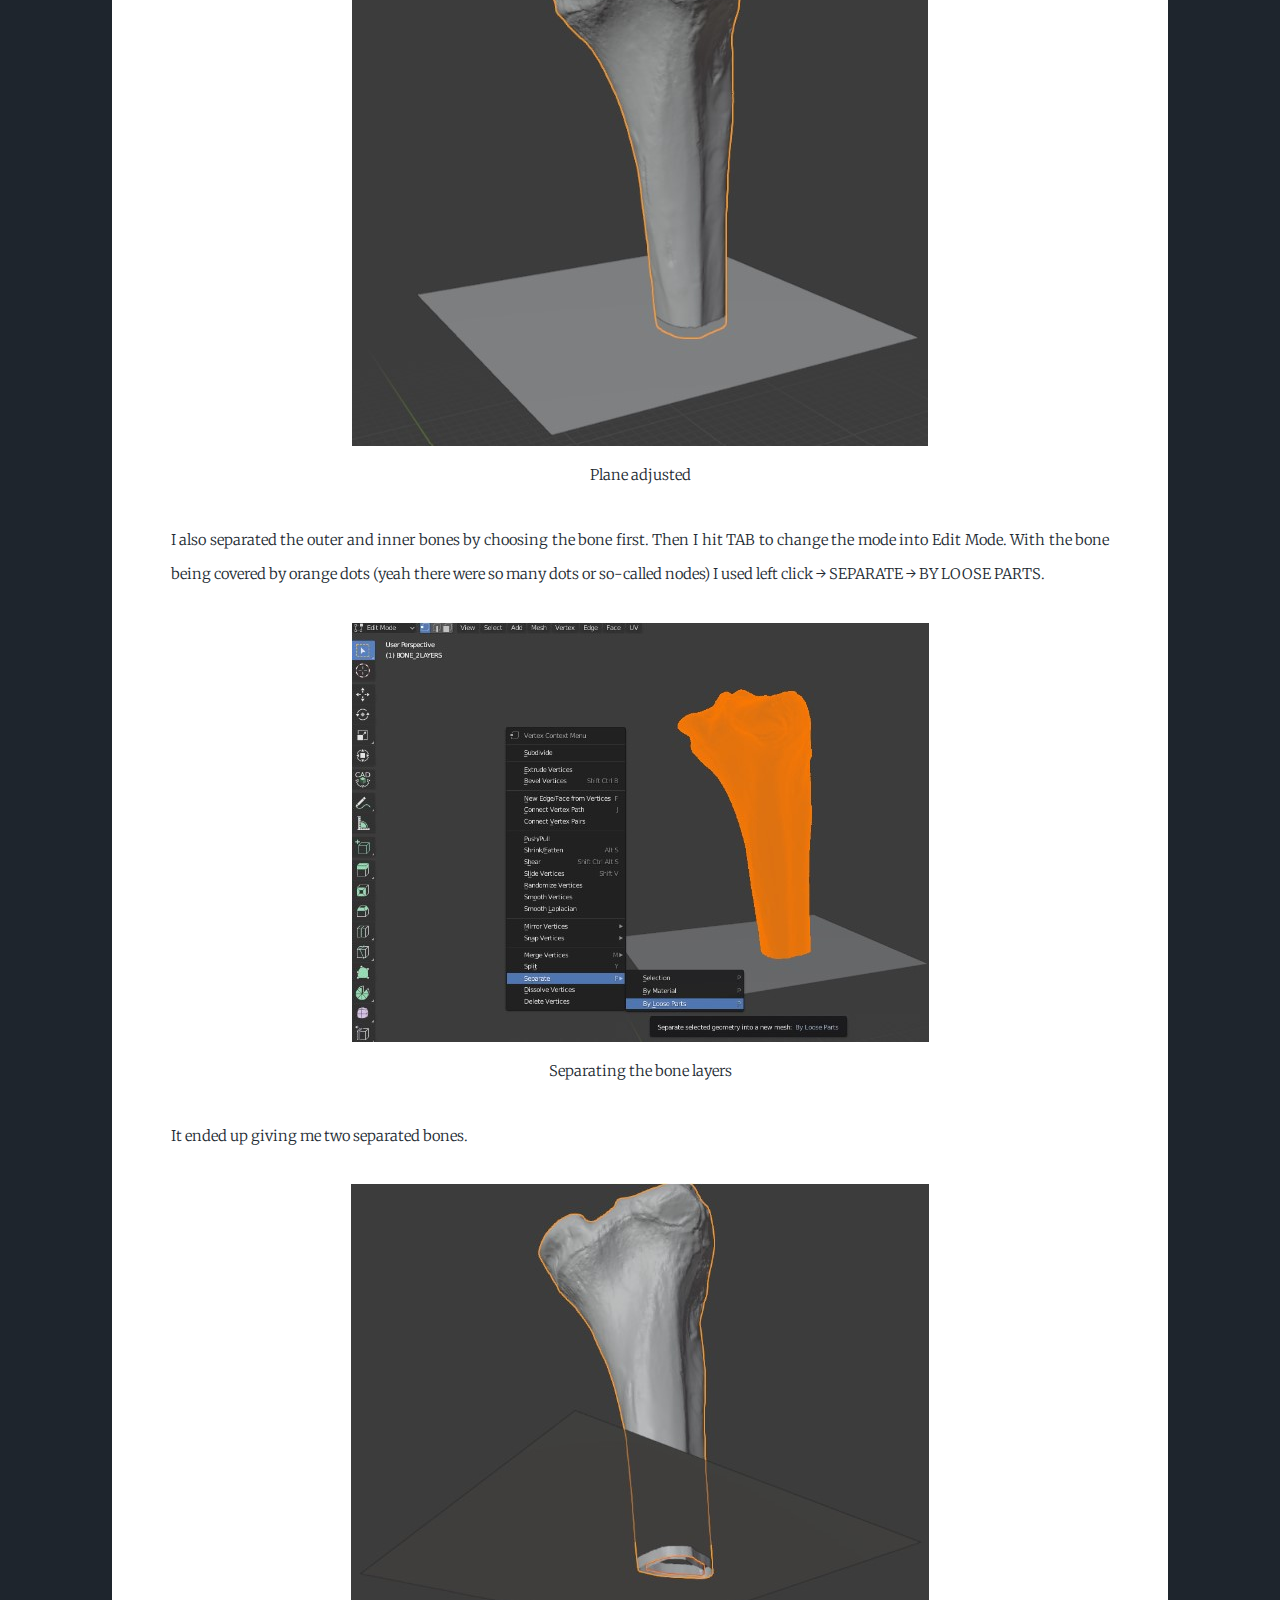
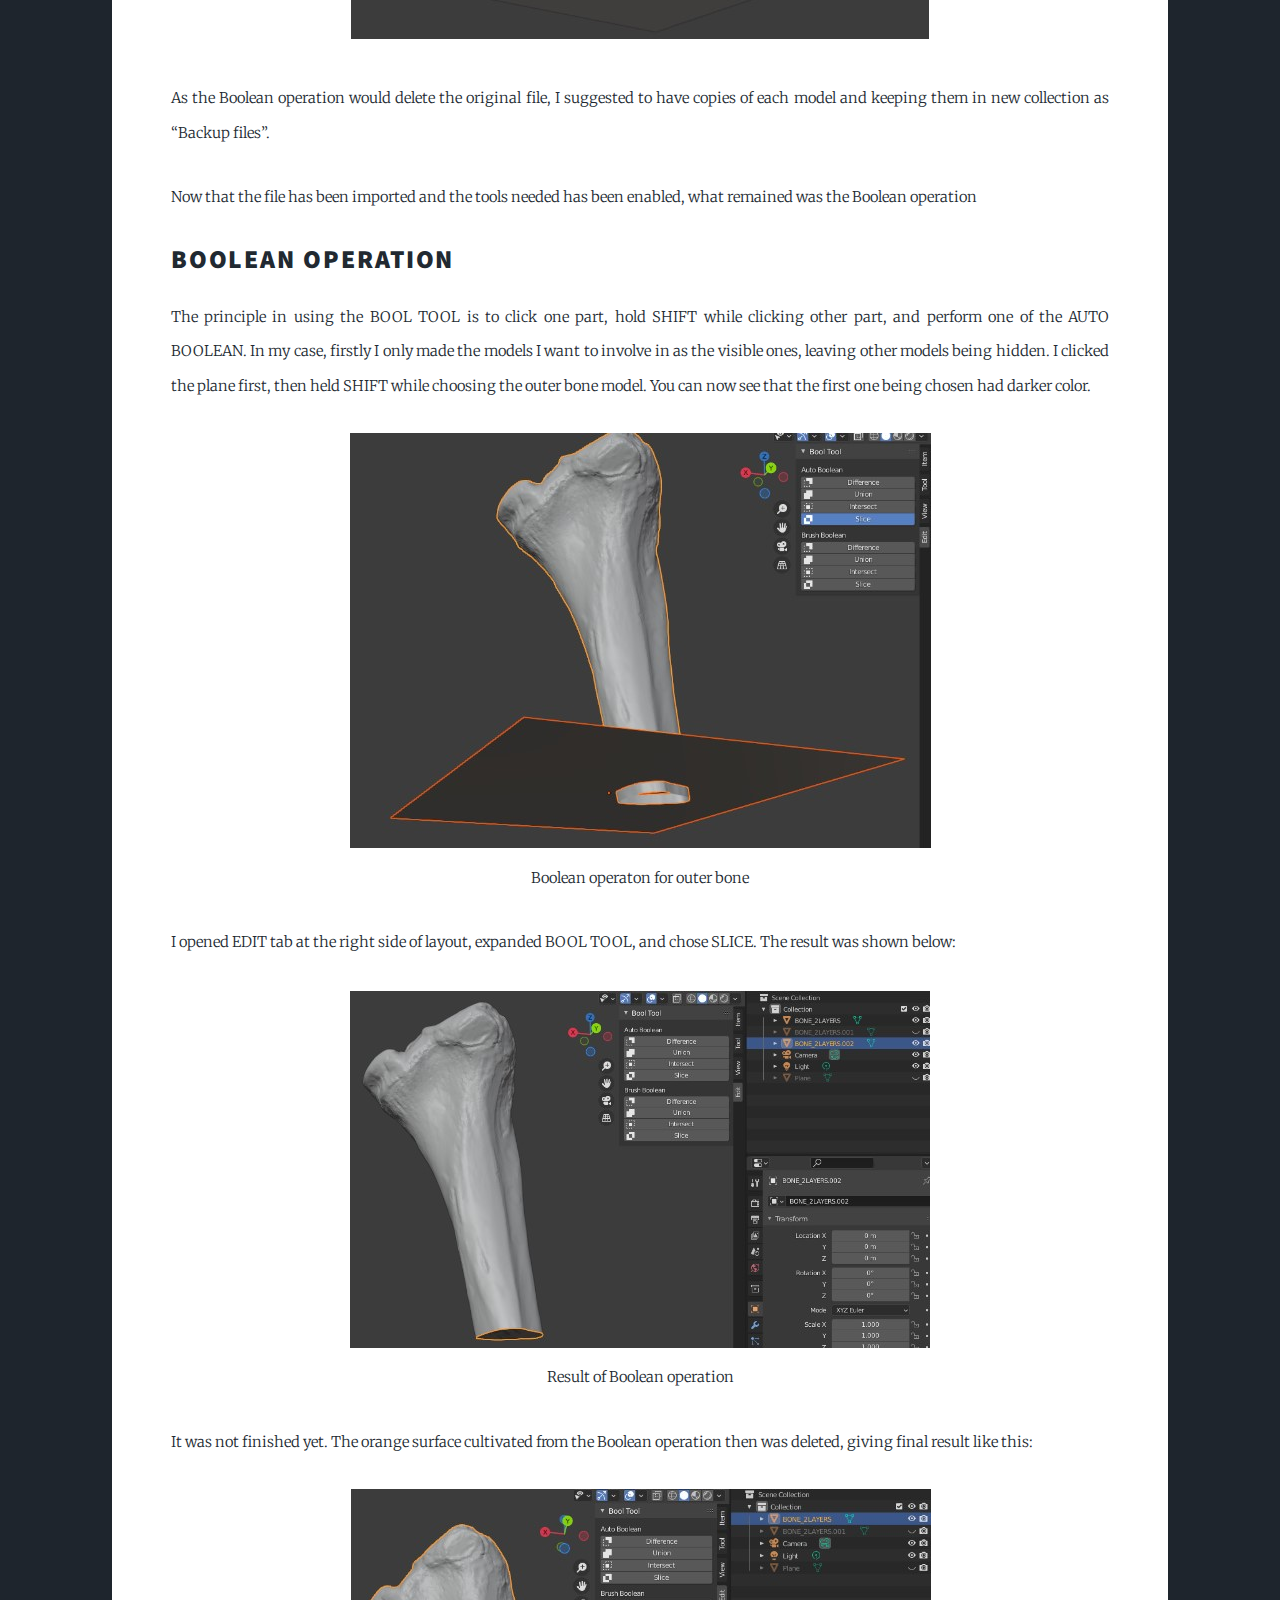
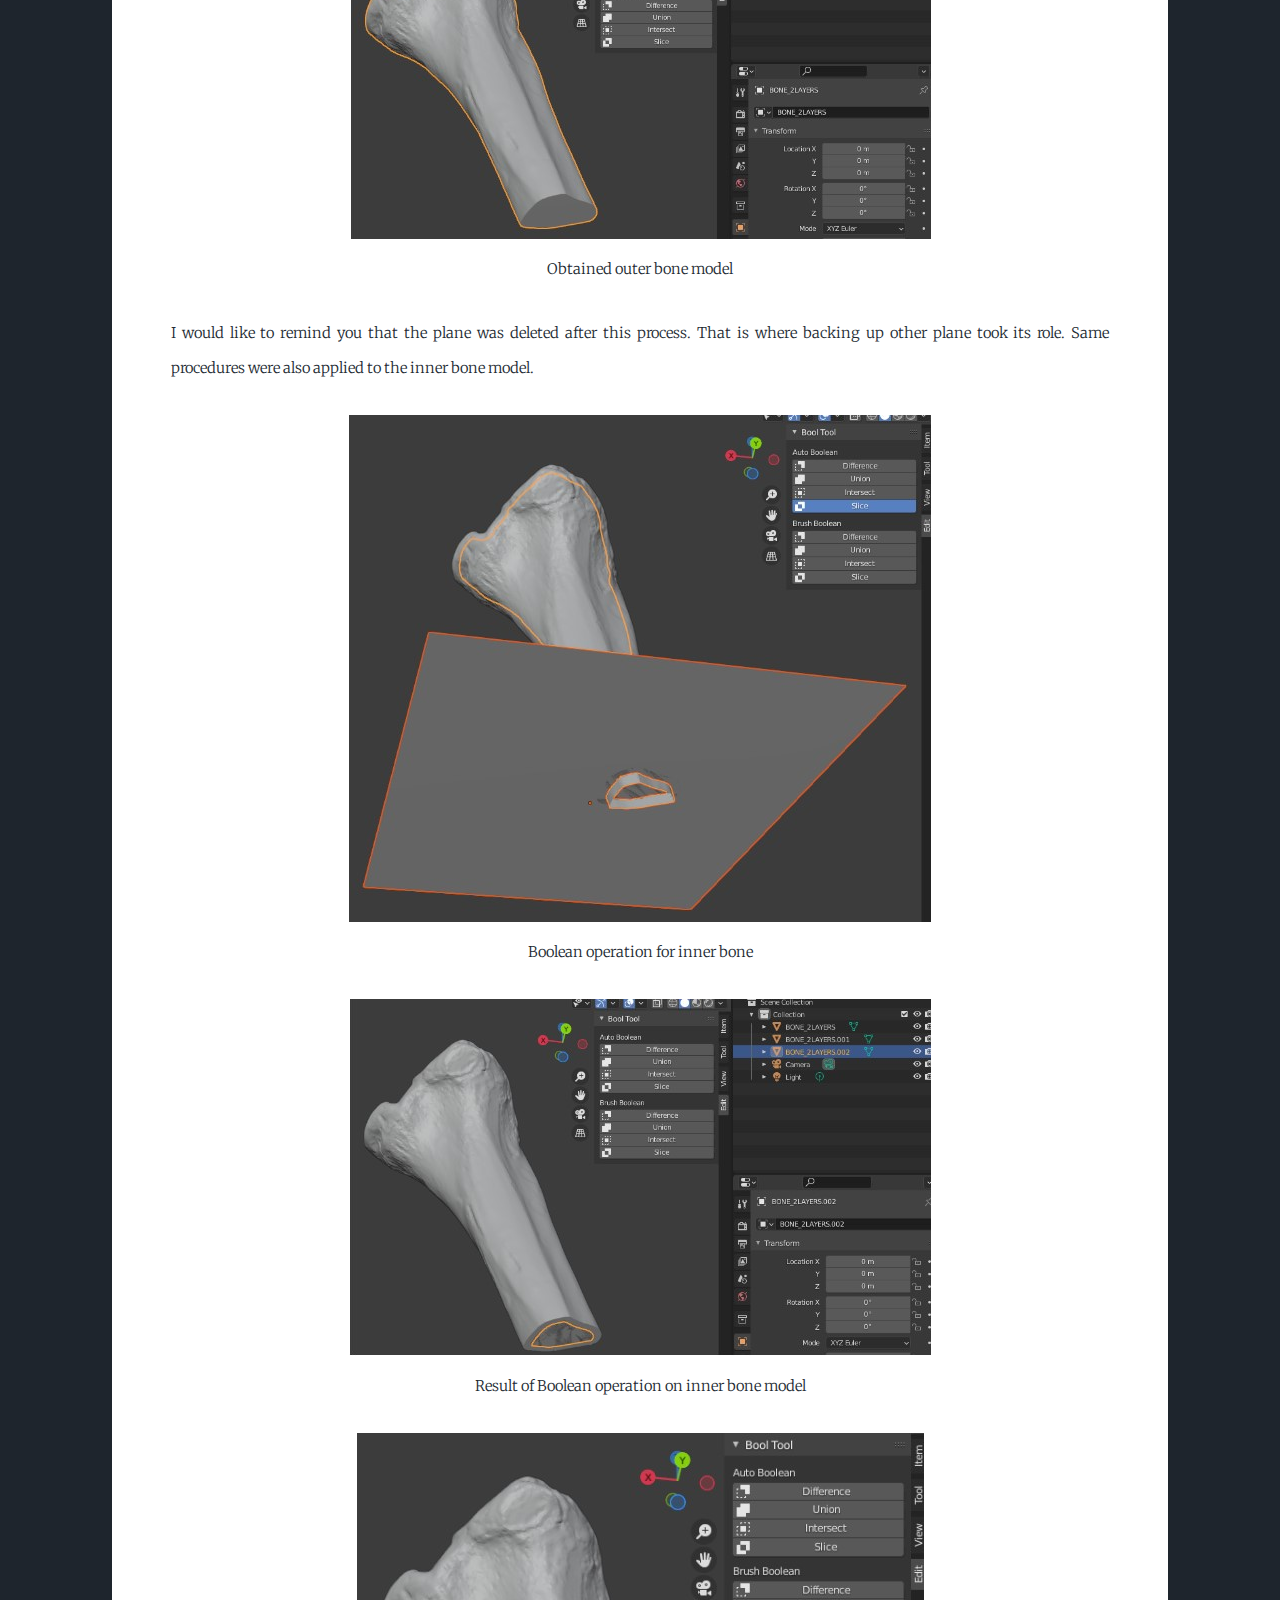
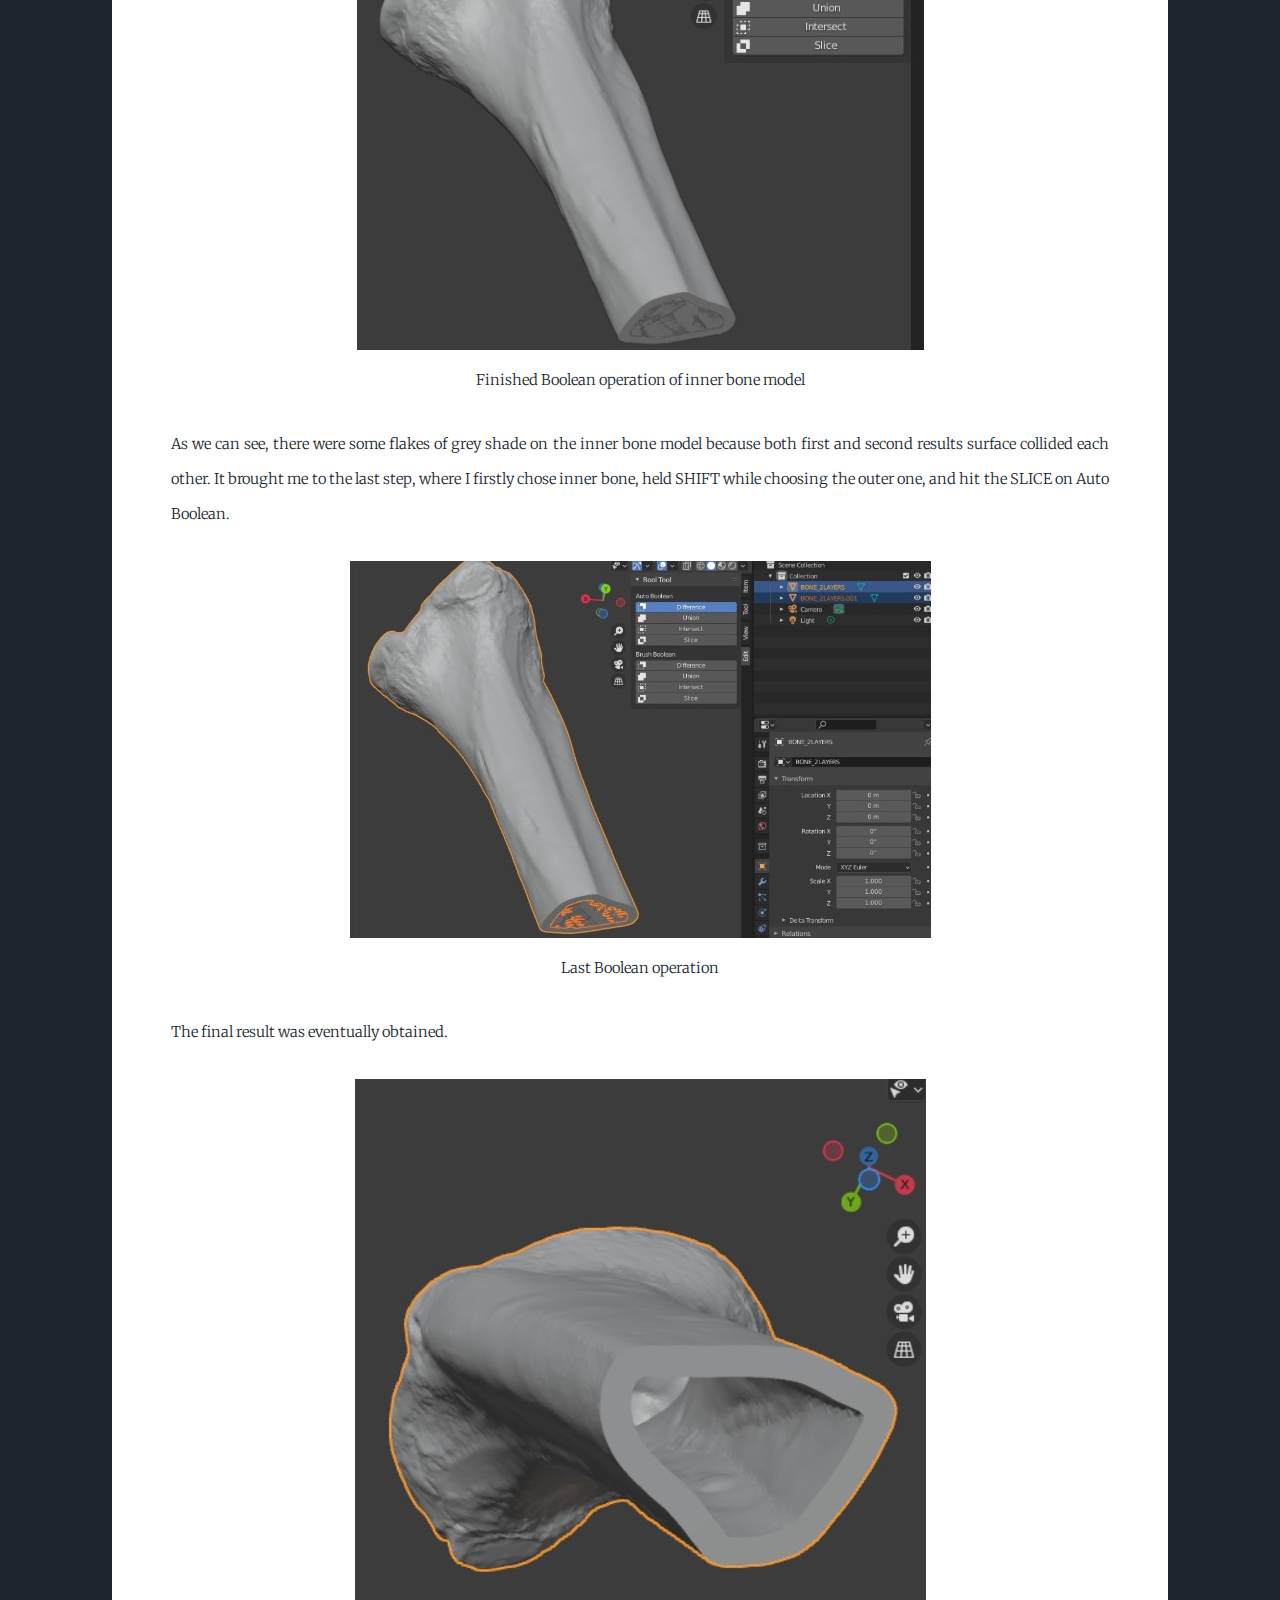
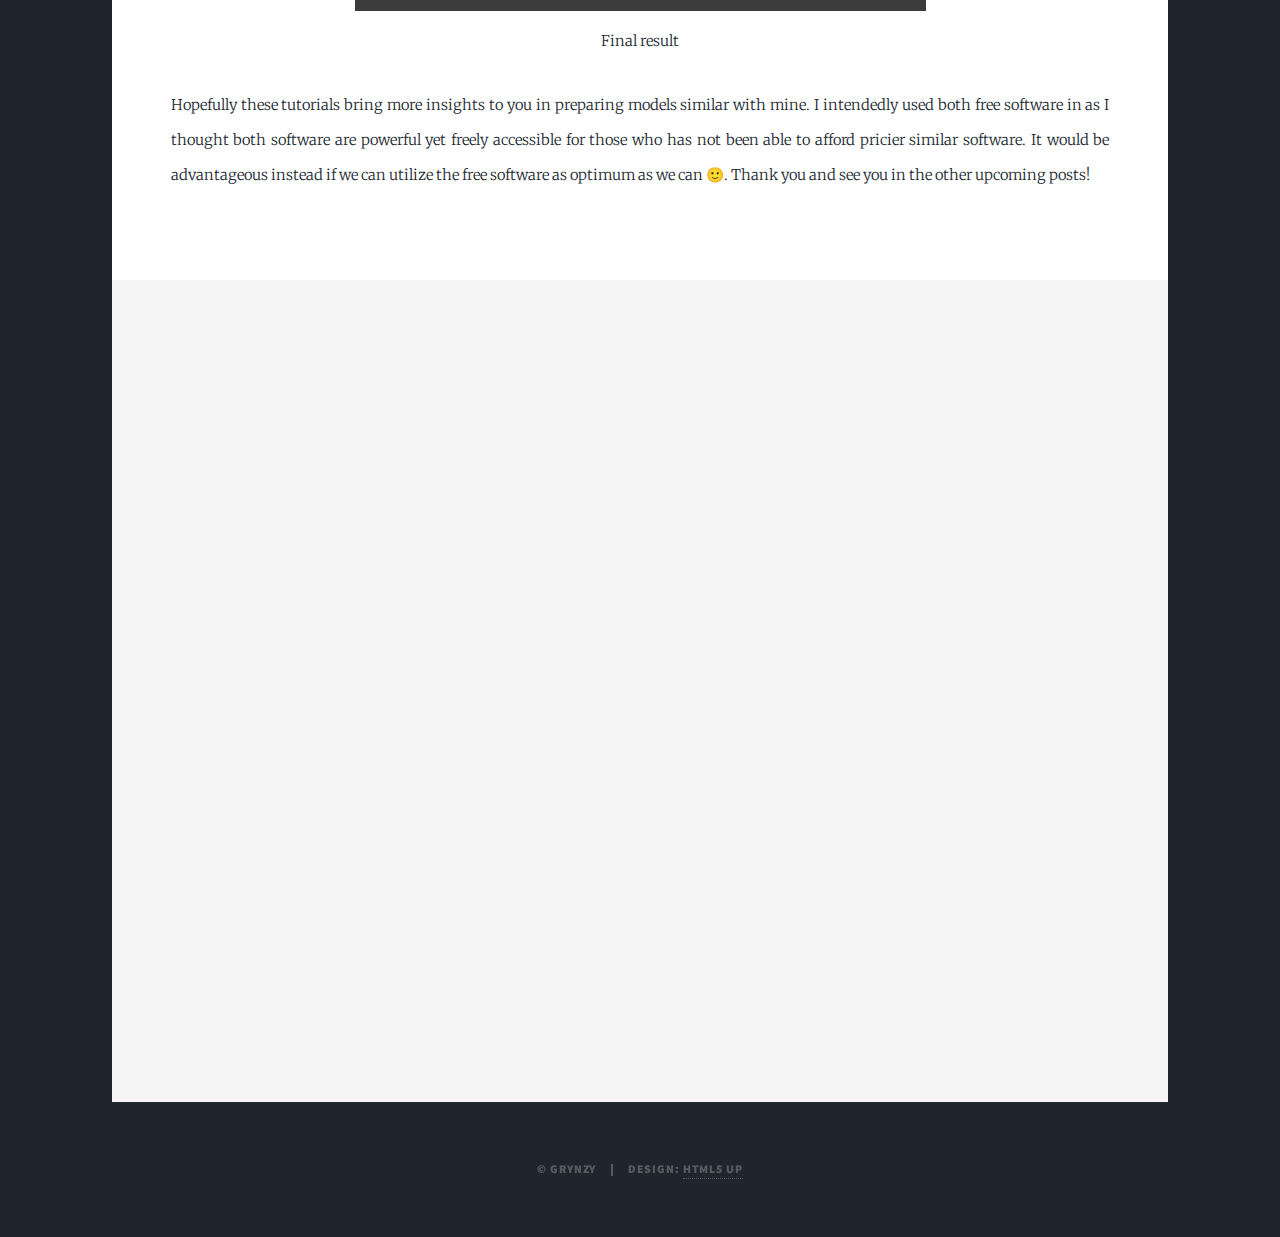
<file: FEA002_Part2.html>
<!DOCTYPE HTML>
<!--
	Massively by HTML5 UP
	html5up.net | @ajlkn
	Free for personal and commercial use under the CCA 3.0 license (html5up.net/license)
-->
<html>
	<head>
		<title>Make Bone Model with Blender</title>
		<meta charset="utf-8" />
		<meta name="viewport" content="width=device-width, initial-scale=1, user-scalable=no" />
		<link rel="stylesheet" href="assets/css/main.css" />
		<noscript><link rel="stylesheet" href="assets/css/noscript.css" /></noscript>
	</head>
	<body class="is-preload">

		<!-- Wrapper -->
			<div id="wrapper" class="fade-in">

				<!-- Header -->
					<header id="header">
						<a href="index.html" class="logo">Back to Main Page</a>
					</header>

				<!-- Nav -->
					<nav id="nav">
						<ul class="links">
							<li class="active"><a href="index.html">About</a></li>
							<li><a href="generic.html">Grynzy Learning</a></li>
							<li><a href="elements.html">Grynzy Music</a></li>
							<li><a href="</li>
						</ul>
						<ul class="icons">
							<li><a href="https://twitter.com/PeterTimotius" class="icon brands fa-twitter"><span class="label">Twitter</span></a></li>
							<li><a href="https://www.instagram.com/terterpeter" class="icon brands fa-instagram"><span class="label">Instagram</span></a></li>
							<li><a href="https://github.com/grynzy" class="icon brands fa-github"><span class="label">GitHub</span></a></li>
						</ul>
					</nav>

				<!-- Main -->
					<div id="main">

						<!-- Post -->
							<section class="post">
								<header class="major">
									<span class="date">January 28, 2022</span>
									<h1><br />
										How to make cortical and cancellous bone models - PART 2: Blender</h1>
									<p>The bone model is assumed to have cortical layer with certain thickness, and cancellous layer beneath it.</p>
								</header>
								<div class="image main"><img src="contents/FEA002/FEA002_1.jpg" alt="" /></div>
								<h2>Introduction</h2>
								<p>This is the second post about my working flow (or I can say my experience) in making the cortical and cancellous bones. The first part of tutorial was about preparing the two layers of bone, using software called Meshmixer. If you are interested in the way I prepared the layers, you can check my previous <a href="FEA001_Part1.html">post</a>.</p>
								<p>Rather than using Meshmixer again, I chose to use Blender software to finish up my model. You can download it for free from this <a href="https://www.blender.org/download/">link</a>.</p>
								<p>I put my arguments on fully finishing my work in Meshmixer on the last part of the first part of tutorial, too. Without further a do, here are the steps I did: </p>
								<h2>Set up the models and functions</h2>
								<p>Once you open Blender, just create new general model, and delete the cube that usually appears by default whenever you start new model. Then, import the bone model file by clicking FILE → IMPORT → any type of imported file. In my case, I used STL file which was exported from my first part of tutorial.</p>
								<p><center><img src="contents/FEA002/FEA002_2.jpg"><center>Imported bone model got from the first tutorial</center></center></p>
								<p>In making the final result, I used principle of Boolean operation, where some parts are used as cutter for other parts to yield new modified part. Blender provides this function, but it may be easier to be used by open EDIT → PREFERENCES. Then, go to ADD-ONS tab, and type “Bool” in the search tab. The search result would look like this:</p>
								<p><center><img src="contents/FEA002/FEA002_3.jpg"><center>Enabling the Bool Tool</center></center></p>
								<p>Once you enable it, the layout on the right side of the software would be like this:</p>
								<p><center><img src="contents/FEA002/FEA002_4.jpg"><center>Bool Tool Enabled</center></center></p>
								<p>
									As I mentioned about Boolean, there must be a part to be the “cutter” for other part. In my case, I used simple plane to be the cutter. I made the plane model while my layout is still in Object Mode, not Edit Mode. I hit ADD → MESH → PLANE. There will be a plane appearing on the center of coordinate.
								</p>
								<p><center><img src="contents/FEA002/FEA002_5.jpg"></center></p>
								<p>
									I re-scaled the size of the plane as well as its position to the position where it intersected small part of the bottom part of my bone model (distal part of tibia). Indeed, the end result yield shorter bone model as the compensation of using this Boolean. You can re-scale the plane by hitting S after you click the plane. You can move the plane by the same manner but use G instead of S. In my case, after I hit G, I used Z so that the plane moved along the Z-axis.
								</p>
								<p><center><img src="contents/FEA002/FEA002_6.jpg"><center>Scaling the plane</center></center></p>
								<p><center><img src="contents/FEA002/FEA002_7.jpg"><center>Typing G and Z to adjust the plate position</center></center></p>
								<p><center><img src="contents/FEA002/FEA002_8.jpg"><center>Plane adjusted</center></center></p>
								<p>
									I also separated the outer and inner bones by choosing the bone first. Then I hit TAB to change the mode into Edit Mode. With the bone being covered by orange dots (yeah there were so many dots or so-called nodes) I used left click → SEPARATE → BY LOOSE PARTS.
								</p>
								<p><center><img src="contents/FEA002/FEA002_9.jpg"><center>Separating the bone layers</center></center></p>
								<p>
									It ended up giving me two separated bones.
								</p>
								<p><center><img src="contents/FEA002/FEA002_10.jpg"></center></p>
								<p>
									As the Boolean operation would delete the original file, I suggested to have copies of each model and keeping them in new collection as “Backup files”.
								</p>
								<p>
									Now that the file has been imported and the tools needed has been enabled, what remained was the Boolean operation
								</p>
								<h2>Boolean Operation</h2>
								<p>
									The principle in using the BOOL TOOL is to click one part, hold SHIFT while clicking other part, and perform one of the AUTO BOOLEAN. In my case, firstly I only made the models I want to involve in as the visible ones, leaving other models being hidden. I clicked the plane first, then held SHIFT while choosing the outer bone model. You can now see that the first one being chosen had darker color.
								</p>
								<p><center><img src="contents/FEA002/FEA002_11.jpg"><center>Boolean operaton for outer bone</center></center></p>
								<p>
									I opened EDIT tab at the right side of layout, expanded BOOL TOOL, and chose SLICE. The result was shown below:
								</p>
								<p><center><img src="contents/FEA002/FEA002_12.jpg"><center>Result of Boolean operation</center></center></p>
								<p>
									It was not finished yet. The orange surface cultivated from the Boolean operation then was deleted, giving final result like this:
								</p>
								<p><center><img src="contents/FEA002/FEA002_13.jpg"><center>Obtained outer bone model</center></center></p>
								<p>
									I would like to remind you that the plane was deleted after this process. That is where backing up other plane took its role. Same procedures were also applied to the inner bone model.
								</p>
								<p><center><img src="contents/FEA002/FEA002_14.jpg"><center>Boolean operation for inner bone</center></center></p>
								<p><center><img src="contents/FEA002/FEA002_15.jpg"><center>Result of Boolean operation on inner bone model</center></center></p>
								<p><center><img src="contents/FEA002/FEA002_16.jpg"><center>Finished Boolean operation of inner bone model</center></center></p>
								<p>
									As we can see, there were some flakes of grey shade on the inner bone model because both first and second results surface collided each other. It brought me to the last step, where I firstly chose inner bone, held SHIFT while choosing the outer one, and hit the SLICE on Auto Boolean.
								</p>
								<p><center><img src="contents/FEA002/FEA002_17.jpg"><center>Last Boolean operation</center></center></p>
								<p>
									The final result was eventually obtained.
								</p>
								<p><center><img src="contents/FEA002/FEA002_1.jpg"><center>Final result</center></center></p>
								<p>
									Hopefully these tutorials bring more insights to you in preparing models similar with mine. I intendedly used both free software in as I thought both software are powerful yet freely accessible for those who has not been able to afford pricier similar software. It would be advantageous instead if we can utilize the free software as optimum as we can 🙂. Thank you and see you in the other upcoming posts!
								</p>
							</section>
					</div>

				<!-- Footer -->
				<footer id="footer">
					<section>
						<iframe src="https://docs.google.com/forms/d/e/1FAIpQLSeI_rrKfaAUX-0zEcMmxXjl0TnvbgZBBk_V1sGmVFhfVuva_A/viewform?embedded=true" width="1000" height="721" frameborder="0" marginheight="0" marginwidth="0"></iframe>
						<!-- <form method="post" action="#">
							<div class="fields">
								<div class="field">
									<label for="name">Name</label>
									<input type="text" name="name" id="name" />
								</div>
								<div class="field">
									<label for="email">Email</label>
									<input type="text" name="email" id="email" />
								</div>
								<div class="field">
									<label for="message">Message</label>
									<textarea name="message" id="message" rows="3"></textarea>
								</div>
							</div>
							<ul class="actions">
								<li><input type="submit" value="Send Message" /></li>
							</ul>
						</form> 
					</section>
					
					<section class="split contact">
						<section>
							<h3>Email</h3>
							<p><a href="#">grynzy1@gmail.com</a></p>
						</section>
						<section>
							<h3>Social</h3>
							<ul class="icons alt">
								<li><a href="https://twitter.com/PeterTimotius" class="icon brands fa-twitter"><span class="label">Twitter</span></a></li>
								<li><a href="https://www.instagram.com/terterpeter" class="icon brands fa-instagram"><span class="label">Instagram</span></a></li>
								<li><a href="https://github.com/grynzy" class="icon brands fa-github"><span class="label">GitHub</span></a></li>
							</ul>
						</section> -->
					</section>
				</footer>

				<!-- Copyright -->
					<div id="copyright">
						<ul><li>&copy; grynzy</li><li>Design: <a href="https://html5up.net">HTML5 UP</a></li></ul>
					</div>

			</div>

		<!-- Scripts -->
			<script src="assets/js/jquery.min.js"></script>
			<script src="assets/js/jquery.scrollex.min.js"></script>
			<script src="assets/js/jquery.scrolly.min.js"></script>
			<script src="assets/js/browser.min.js"></script>
			<script src="assets/js/breakpoints.min.js"></script>
			<script src="assets/js/util.js"></script>
			<script src="assets/js/main.js"></script>

	</body>
</html>
</file>
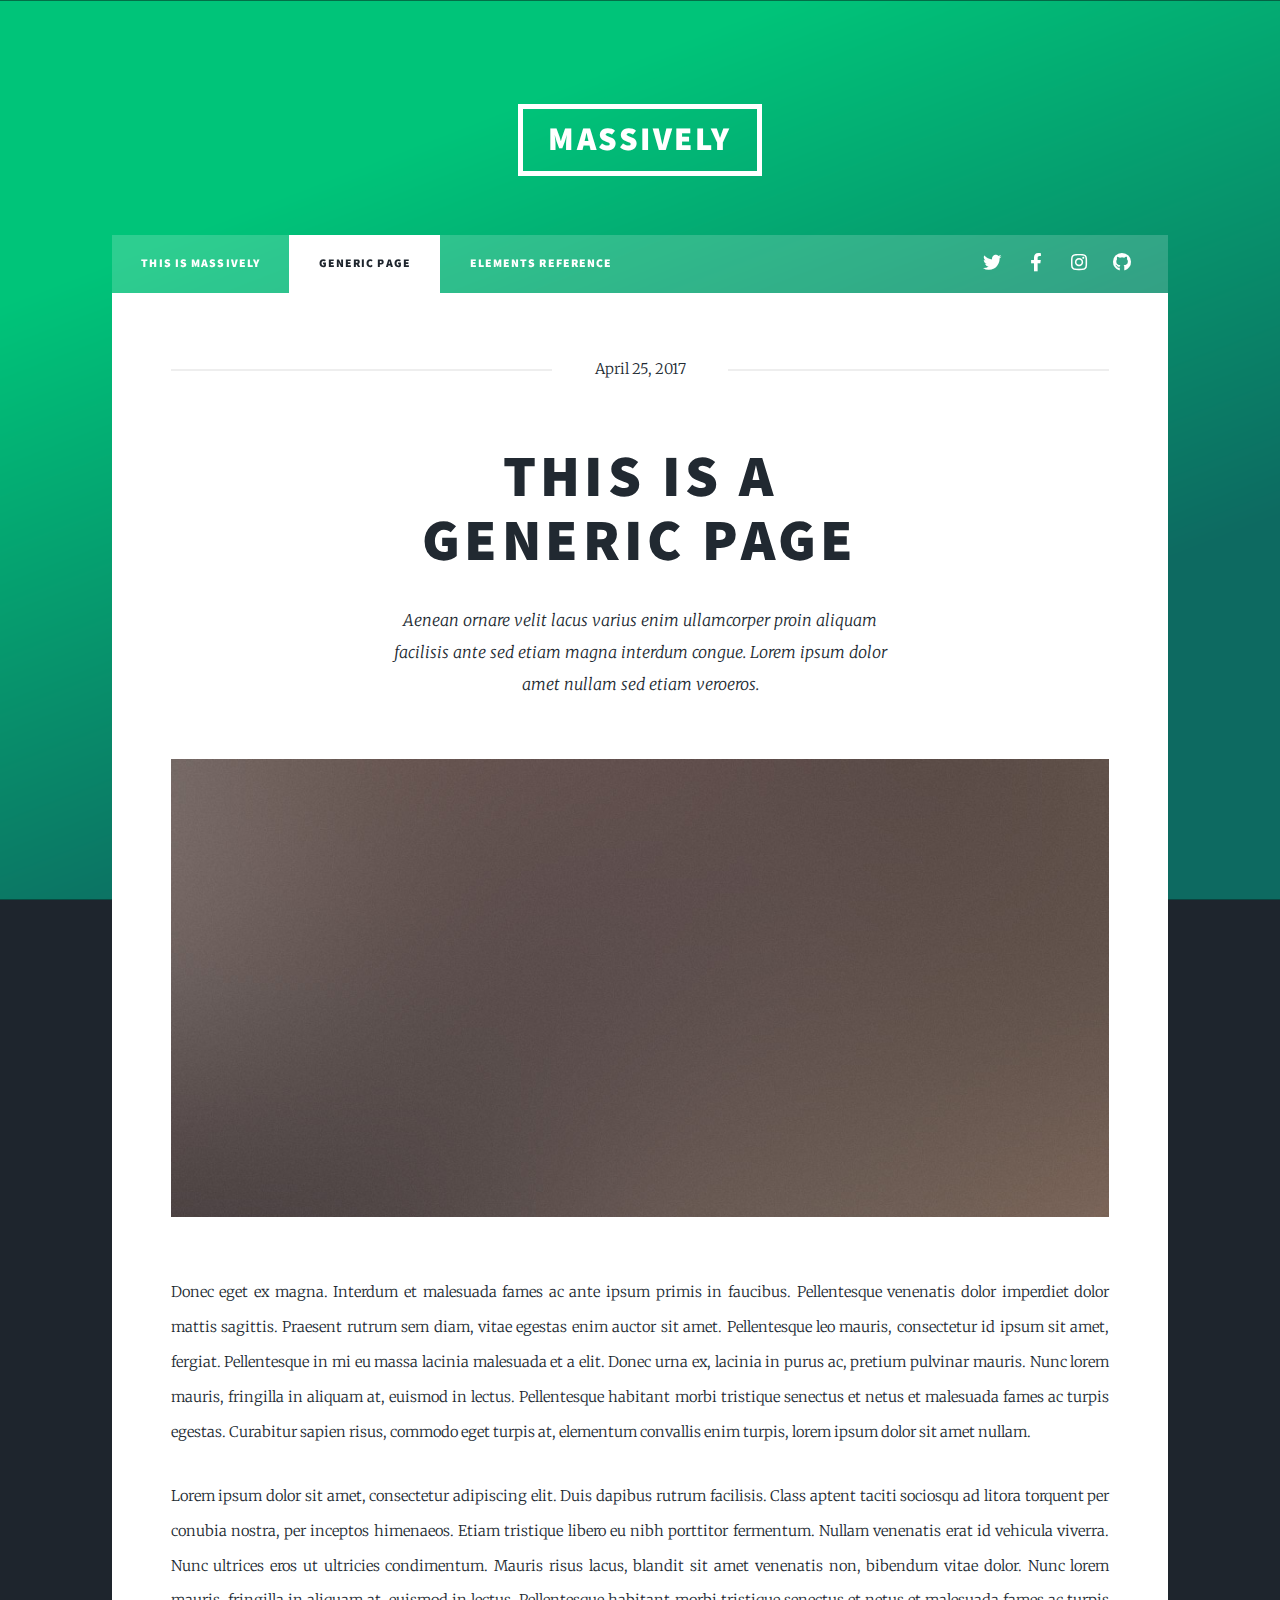
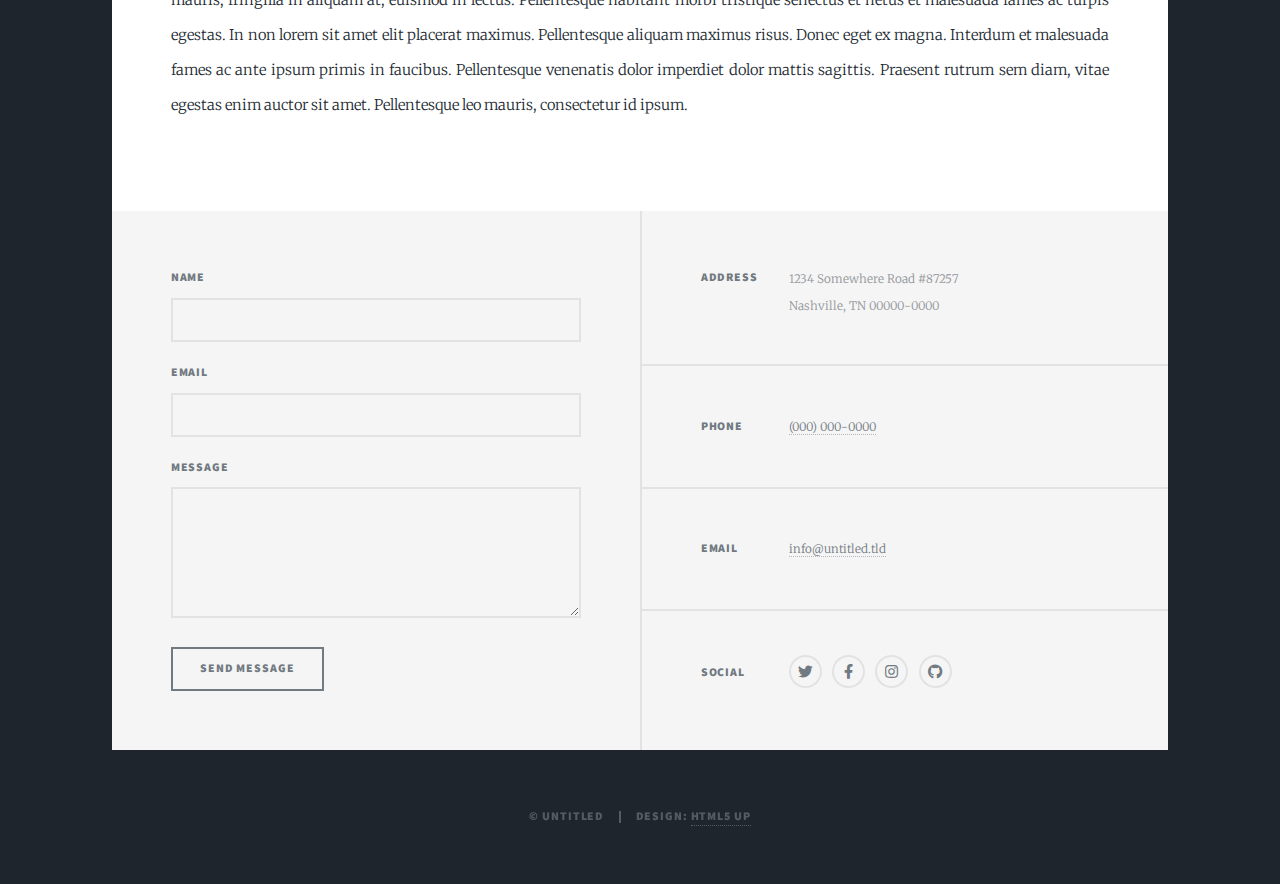
<file: generic.html>
<!DOCTYPE HTML>
<!--
	Massively by HTML5 UP
	html5up.net | @ajlkn
	Free for personal and commercial use under the CCA 3.0 license (html5up.net/license)
-->
<html>
	<head>
		<title>Generic Page - Massively by HTML5 UP</title>
		<meta charset="utf-8" />
		<meta name="viewport" content="width=device-width, initial-scale=1, user-scalable=no" />
		<link rel="stylesheet" href="assets/css/main.css" />
		<noscript><link rel="stylesheet" href="assets/css/noscript.css" /></noscript>
	</head>
	<body class="is-preload">

		<!-- Wrapper -->
			<div id="wrapper">

				<!-- Header -->
					<header id="header">
						<a href="index.html" class="logo">Massively</a>
					</header>

				<!-- Nav -->
					<nav id="nav">
						<ul class="links">
							<li><a href="index.html">This is Massively</a></li>
							<li class="active"><a href="generic.html">Generic Page</a></li>
							<li><a href="elements.html">Elements Reference</a></li>
						</ul>
						<ul class="icons">
							<li><a href="#" class="icon brands fa-twitter"><span class="label">Twitter</span></a></li>
							<li><a href="#" class="icon brands fa-facebook-f"><span class="label">Facebook</span></a></li>
							<li><a href="#" class="icon brands fa-instagram"><span class="label">Instagram</span></a></li>
							<li><a href="#" class="icon brands fa-github"><span class="label">GitHub</span></a></li>
						</ul>
					</nav>

				<!-- Main -->
					<div id="main">

						<!-- Post -->
							<section class="post">
								<header class="major">
									<span class="date">April 25, 2017</span>
									<h1>This is a<br />
									Generic Page</h1>
									<p>Aenean ornare velit lacus varius enim ullamcorper proin aliquam<br />
									facilisis ante sed etiam magna interdum congue. Lorem ipsum dolor<br />
									amet nullam sed etiam veroeros.</p>
								</header>
								<div class="image main"><img src="images/pic01.jpg" alt="" /></div>
								<p>Donec eget ex magna. Interdum et malesuada fames ac ante ipsum primis in faucibus. Pellentesque venenatis dolor imperdiet dolor mattis sagittis. Praesent rutrum sem diam, vitae egestas enim auctor sit amet. Pellentesque leo mauris, consectetur id ipsum sit amet, fergiat. Pellentesque in mi eu massa lacinia malesuada et a elit. Donec urna ex, lacinia in purus ac, pretium pulvinar mauris. Nunc lorem mauris, fringilla in aliquam at, euismod in lectus. Pellentesque habitant morbi tristique senectus et netus et malesuada fames ac turpis egestas. Curabitur sapien risus, commodo eget turpis at, elementum convallis enim turpis, lorem ipsum dolor sit amet nullam.</p>
								<p>Lorem ipsum dolor sit amet, consectetur adipiscing elit. Duis dapibus rutrum facilisis. Class aptent taciti sociosqu ad litora torquent per conubia nostra, per inceptos himenaeos. Etiam tristique libero eu nibh porttitor fermentum. Nullam venenatis erat id vehicula viverra. Nunc ultrices eros ut ultricies condimentum. Mauris risus lacus, blandit sit amet venenatis non, bibendum vitae dolor. Nunc lorem mauris, fringilla in aliquam at, euismod in lectus. Pellentesque habitant morbi tristique senectus et netus et malesuada fames ac turpis egestas. In non lorem sit amet elit placerat maximus. Pellentesque aliquam maximus risus. Donec eget ex magna. Interdum et malesuada fames ac ante ipsum primis in faucibus. Pellentesque venenatis dolor imperdiet dolor mattis sagittis. Praesent rutrum sem diam, vitae egestas enim auctor sit amet. Pellentesque leo mauris, consectetur id ipsum.</p>
							</section>

					</div>

				<!-- Footer -->
					<footer id="footer">
						<section>
							<form method="post" action="#">
								<div class="fields">
									<div class="field">
										<label for="name">Name</label>
										<input type="text" name="name" id="name" />
									</div>
									<div class="field">
										<label for="email">Email</label>
										<input type="text" name="email" id="email" />
									</div>
									<div class="field">
										<label for="message">Message</label>
										<textarea name="message" id="message" rows="3"></textarea>
									</div>
								</div>
								<ul class="actions">
									<li><input type="submit" value="Send Message" /></li>
								</ul>
							</form>
						</section>
						<section class="split contact">
							<section class="alt">
								<h3>Address</h3>
								<p>1234 Somewhere Road #87257<br />
								Nashville, TN 00000-0000</p>
							</section>
							<section>
								<h3>Phone</h3>
								<p><a href="#">(000) 000-0000</a></p>
							</section>
							<section>
								<h3>Email</h3>
								<p><a href="#">info@untitled.tld</a></p>
							</section>
							<section>
								<h3>Social</h3>
								<ul class="icons alt">
									<li><a href="#" class="icon brands alt fa-twitter"><span class="label">Twitter</span></a></li>
									<li><a href="#" class="icon brands alt fa-facebook-f"><span class="label">Facebook</span></a></li>
									<li><a href="#" class="icon brands alt fa-instagram"><span class="label">Instagram</span></a></li>
									<li><a href="#" class="icon brands alt fa-github"><span class="label">GitHub</span></a></li>
								</ul>
							</section>
						</section>
					</footer>

				<!-- Copyright -->
					<div id="copyright">
						<ul><li>&copy; Untitled</li><li>Design: <a href="https://html5up.net">HTML5 UP</a></li></ul>
					</div>

			</div>

		<!-- Scripts -->
			<script src="assets/js/jquery.min.js"></script>
			<script src="assets/js/jquery.scrollex.min.js"></script>
			<script src="assets/js/jquery.scrolly.min.js"></script>
			<script src="assets/js/browser.min.js"></script>
			<script src="assets/js/breakpoints.min.js"></script>
			<script src="assets/js/util.js"></script>
			<script src="assets/js/main.js"></script>

	</body>
</html>
</file>
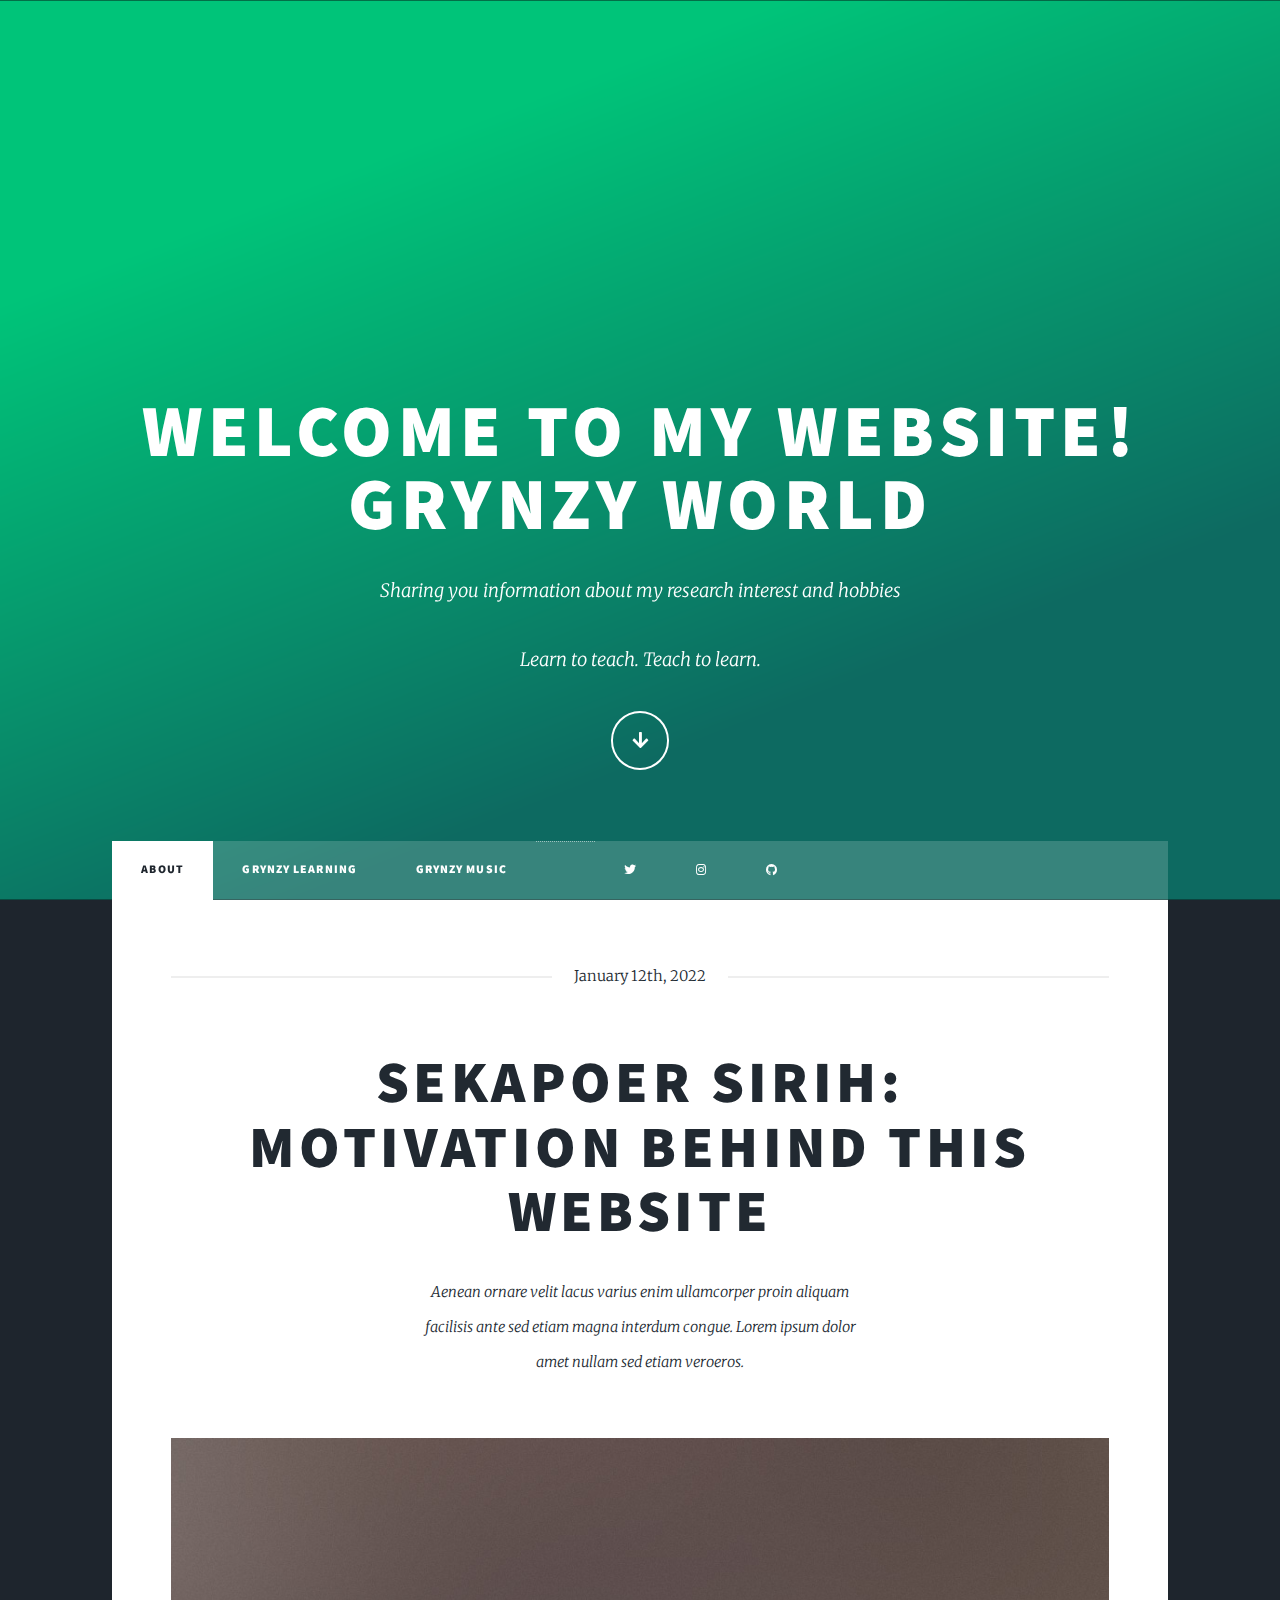
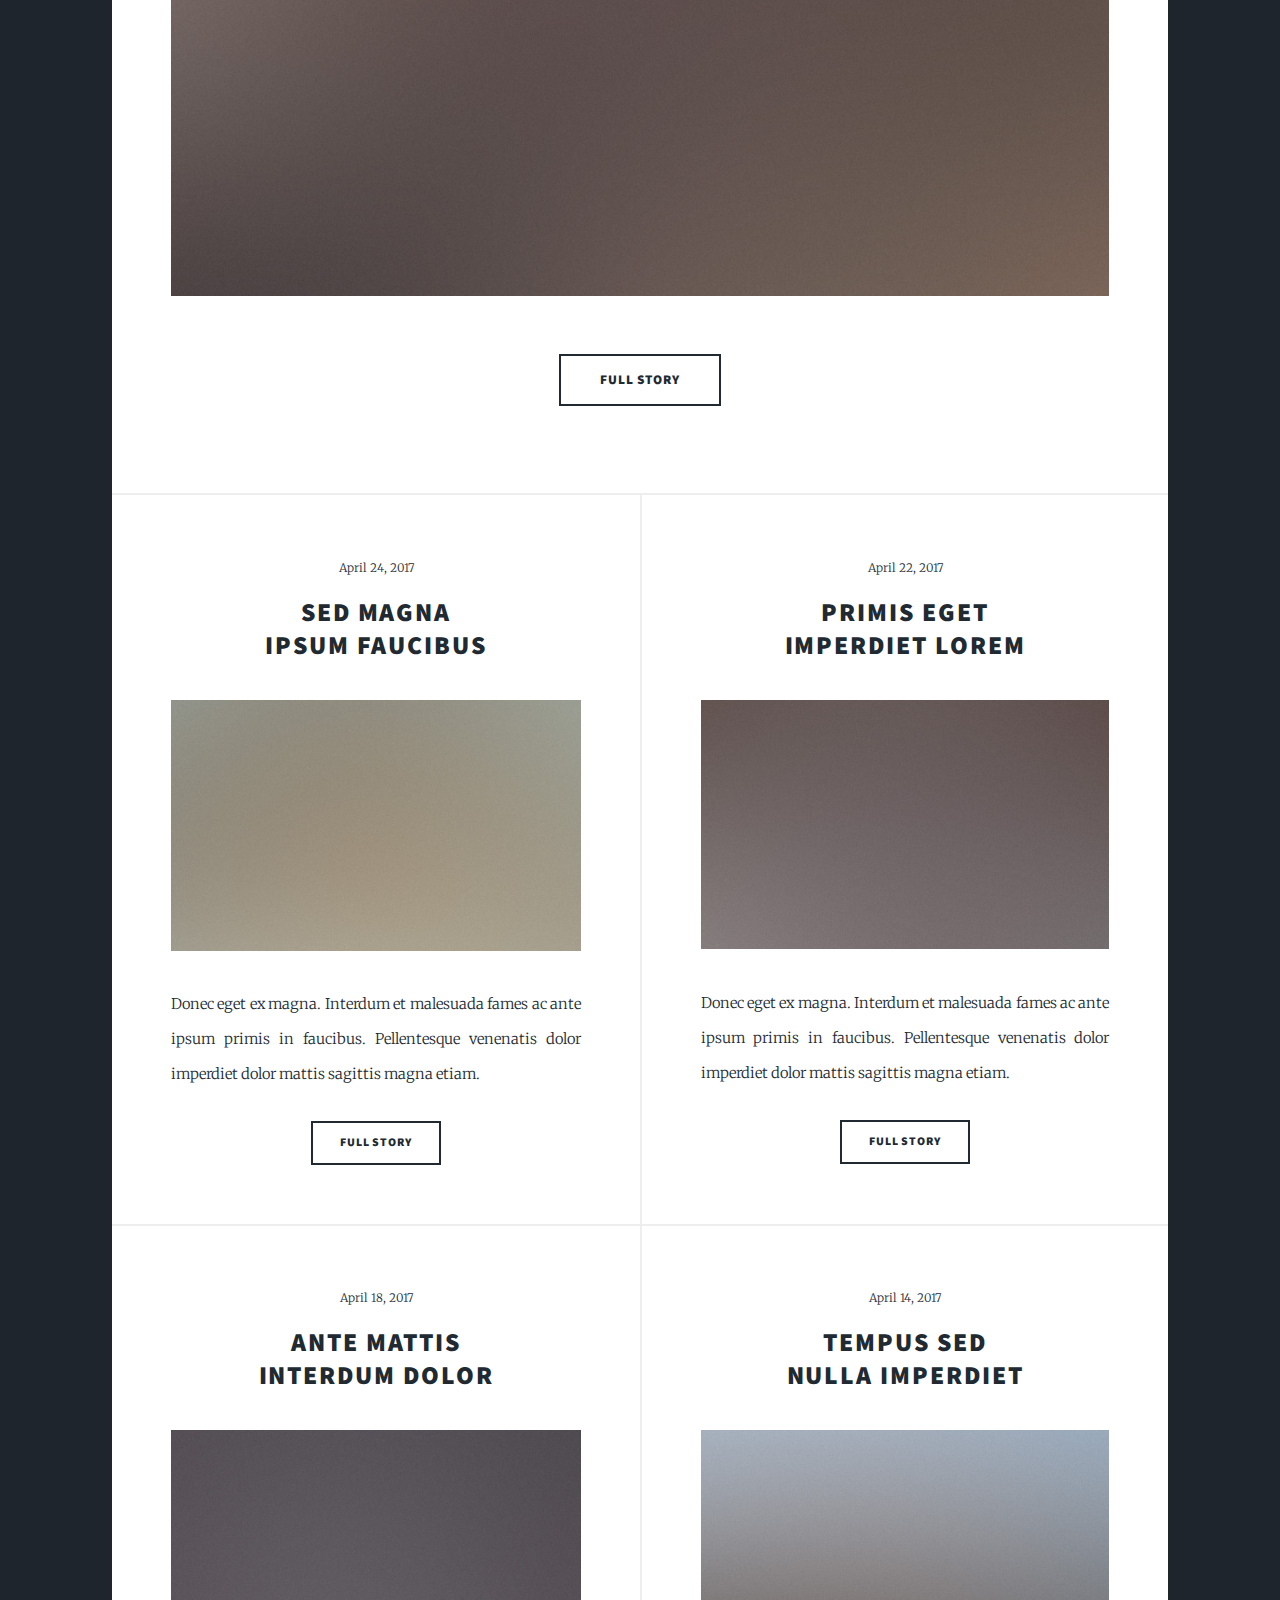
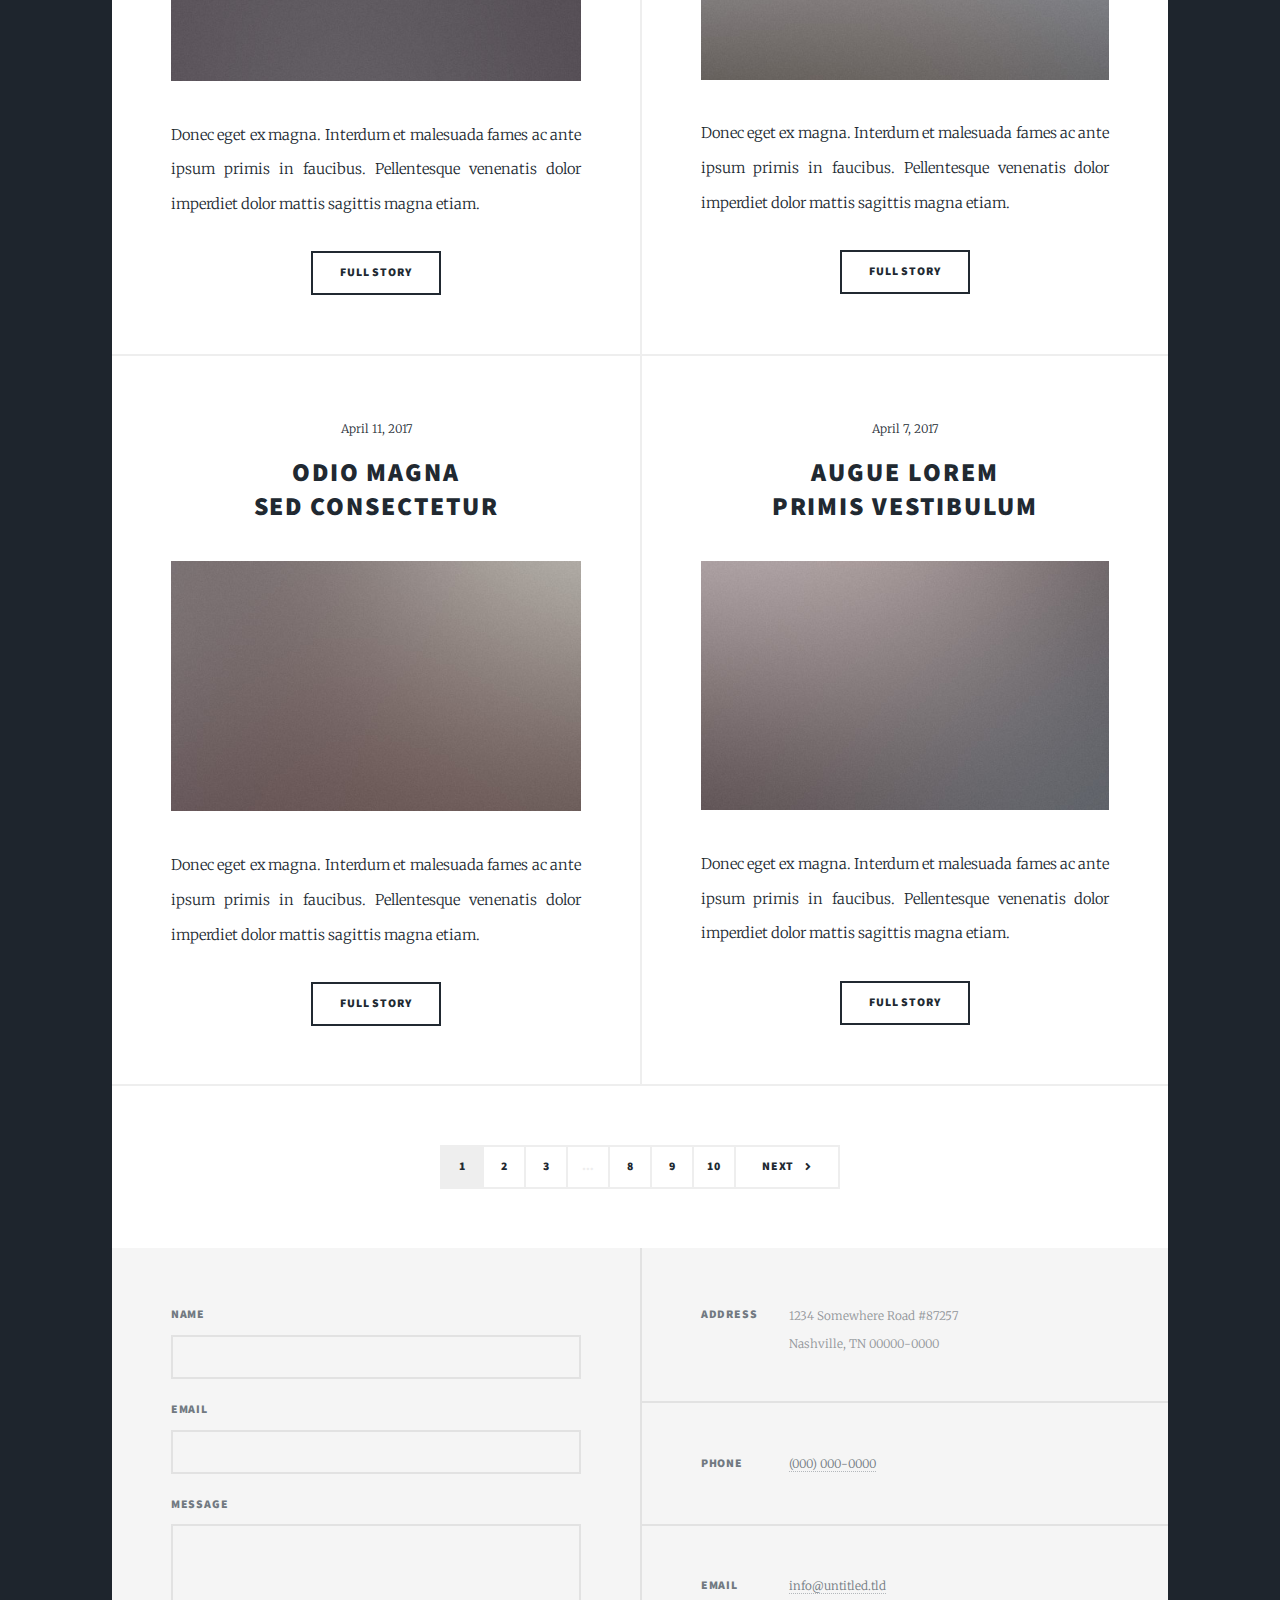
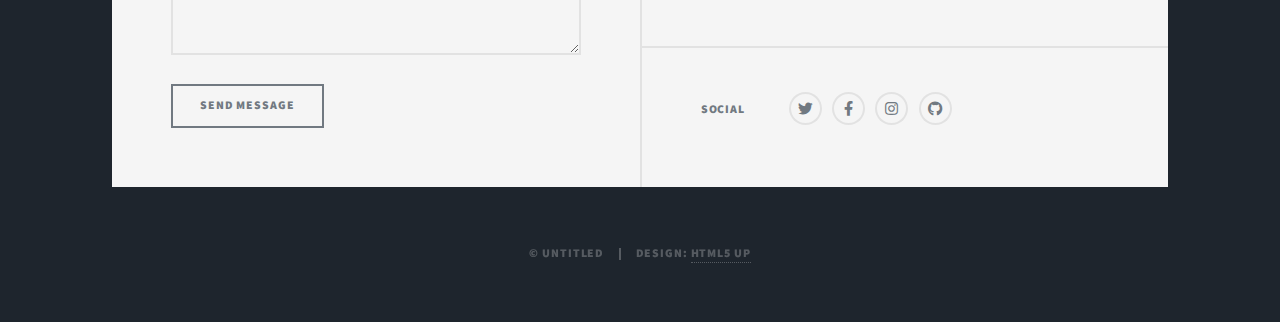
<file: index_template.html>
<!DOCTYPE HTML>
<!--
	Massively by HTML5 UP
	html5up.net | @ajlkn
	Free for personal and commercial use under the CCA 3.0 license (html5up.net/license)
-->
<html>
	<head>
		<title>Grynzy</title>
		<meta charset="utf-8" />
		<meta name="viewport" content="width=device-width, initial-scale=1, user-scalable=no" />
		<link rel="stylesheet" href="assets/css/main.css" />
		<noscript><link rel="stylesheet" href="assets/css/noscript.css" /></noscript>
	</head>
	<body class="is-preload">

		<!-- Wrapper -->
			<div id="wrapper" class="fade-in">

				<!-- Intro -->
					<div id="intro">
						<h1>Welcome to my website!<br />
						Grynzy World</h1>
						<p>Sharing you information about my research interest and hobbies</p>
						<p>Learn to teach. Teach to learn.</p>
						<ul class="actions">
							<li><a href="#header" class="button icon solid solo fa-arrow-down scrolly">Continue</a></li>
						</ul>
					</div>

				<!-- Header -->
					<header id="header">
						<a href="index.html" class="logo">Further information</a>
					</header>

				<!-- Nav -->
					<nav id="nav">
						<ul class="links">
							<li class="active"><a href="index.html">About</a></li>
							<li><a href="generic.html">Grynzy Learning</a></li>
							<li><a href="elements.html">Grynzy Music</a></li>
							<li><a href="</li>
						</ul>
						<ul class="icons">
							<li><a href="https://twitter.com/PeterTimotius" class="icon brands fa-twitter"><span class="label">Twitter</span></a></li>
							<li><a href="https://www.instagram.com/terterpeter" class="icon brands fa-instagram"><span class="label">Instagram</span></a></li>
							<li><a href="https://github.com/grynzy" class="icon brands fa-github"><span class="label">GitHub</span></a></li>
						</ul>
					</nav>

				<!-- Main -->
					<div id="main">

						<!-- Featured Post -->
							<article class="post featured">
								<header class="major">
									<span class="date">January 12th, 2022</span>
									<h2><a href="Sekapoer_Sirih.html">Sekapoer Sirih:<br />
									Motivation behind this website</a></h2>
									<p>Aenean ornare velit lacus varius enim ullamcorper proin aliquam<br />
									facilisis ante sed etiam magna interdum congue. Lorem ipsum dolor<br />
									amet nullam sed etiam veroeros.</p>
								</header>
								<a href="#" class="image main"><img src="images/pic01.jpg" alt="" /></a>
								<ul class="actions special">
									<li><a href="#" class="button large">Full Story</a></li>
								</ul>
							</article>

						<!-- Posts -->
							<section class="posts">
								<article>
									<header>
										<span class="date">April 24, 2017</span>
										<h2><a href="#">Sed magna<br />
										ipsum faucibus</a></h2>
									</header>
									<a href="#" class="image fit"><img src="images/pic02.jpg" alt="" /></a>
									<p>Donec eget ex magna. Interdum et malesuada fames ac ante ipsum primis in faucibus. Pellentesque venenatis dolor imperdiet dolor mattis sagittis magna etiam.</p>
									<ul class="actions special">
										<li><a href="#" class="button">Full Story</a></li>
									</ul>
								</article>
								<article>
									<header>
										<span class="date">April 22, 2017</span>
										<h2><a href="#">Primis eget<br />
										imperdiet lorem</a></h2>
									</header>
									<a href="#" class="image fit"><img src="images/pic03.jpg" alt="" /></a>
									<p>Donec eget ex magna. Interdum et malesuada fames ac ante ipsum primis in faucibus. Pellentesque venenatis dolor imperdiet dolor mattis sagittis magna etiam.</p>
									<ul class="actions special">
										<li><a href="#" class="button">Full Story</a></li>
									</ul>
								</article>
								<article>
									<header>
										<span class="date">April 18, 2017</span>
										<h2><a href="#">Ante mattis<br />
										interdum dolor</a></h2>
									</header>
									<a href="#" class="image fit"><img src="images/pic04.jpg" alt="" /></a>
									<p>Donec eget ex magna. Interdum et malesuada fames ac ante ipsum primis in faucibus. Pellentesque venenatis dolor imperdiet dolor mattis sagittis magna etiam.</p>
									<ul class="actions special">
										<li><a href="#" class="button">Full Story</a></li>
									</ul>
								</article>
								<article>
									<header>
										<span class="date">April 14, 2017</span>
										<h2><a href="#">Tempus sed<br />
										nulla imperdiet</a></h2>
									</header>
									<a href="#" class="image fit"><img src="images/pic05.jpg" alt="" /></a>
									<p>Donec eget ex magna. Interdum et malesuada fames ac ante ipsum primis in faucibus. Pellentesque venenatis dolor imperdiet dolor mattis sagittis magna etiam.</p>
									<ul class="actions special">
										<li><a href="#" class="button">Full Story</a></li>
									</ul>
								</article>
								<article>
									<header>
										<span class="date">April 11, 2017</span>
										<h2><a href="#">Odio magna<br />
										sed consectetur</a></h2>
									</header>
									<a href="#" class="image fit"><img src="images/pic06.jpg" alt="" /></a>
									<p>Donec eget ex magna. Interdum et malesuada fames ac ante ipsum primis in faucibus. Pellentesque venenatis dolor imperdiet dolor mattis sagittis magna etiam.</p>
									<ul class="actions special">
										<li><a href="#" class="button">Full Story</a></li>
									</ul>
								</article>
								<article>
									<header>
										<span class="date">April 7, 2017</span>
										<h2><a href="#">Augue lorem<br />
										primis vestibulum</a></h2>
									</header>
									<a href="#" class="image fit"><img src="images/pic07.jpg" alt="" /></a>
									<p>Donec eget ex magna. Interdum et malesuada fames ac ante ipsum primis in faucibus. Pellentesque venenatis dolor imperdiet dolor mattis sagittis magna etiam.</p>
									<ul class="actions special">
										<li><a href="#" class="button">Full Story</a></li>
									</ul>
								</article>
							</section>

						<!-- Footer -->
							<footer>
								<div class="pagination">
									<!--<a href="#" class="previous">Prev</a>-->
									<a href="#" class="page active">1</a>
									<a href="#" class="page">2</a>
									<a href="#" class="page">3</a>
									<span class="extra">&hellip;</span>
									<a href="#" class="page">8</a>
									<a href="#" class="page">9</a>
									<a href="#" class="page">10</a>
									<a href="#" class="next">Next</a>
								</div>
							</footer>

					</div>

				<!-- Footer -->
					<footer id="footer">
						<section>
							<form method="post" action="#">
								<div class="fields">
									<div class="field">
										<label for="name">Name</label>
										<input type="text" name="name" id="name" />
									</div>
									<div class="field">
										<label for="email">Email</label>
										<input type="text" name="email" id="email" />
									</div>
									<div class="field">
										<label for="message">Message</label>
										<textarea name="message" id="message" rows="3"></textarea>
									</div>
								</div>
								<ul class="actions">
									<li><input type="submit" value="Send Message" /></li>
								</ul>
							</form>
						</section>
						<section class="split contact">
							<section class="alt">
								<h3>Address</h3>
								<p>1234 Somewhere Road #87257<br />
								Nashville, TN 00000-0000</p>
							</section>
							<section>
								<h3>Phone</h3>
								<p><a href="#">(000) 000-0000</a></p>
							</section>
							<section>
								<h3>Email</h3>
								<p><a href="#">info@untitled.tld</a></p>
							</section>
							<section>
								<h3>Social</h3>
								<ul class="icons alt">
									<li><a href="#" class="icon brands alt fa-twitter"><span class="label">Twitter</span></a></li>
									<li><a href="#" class="icon brands alt fa-facebook-f"><span class="label">Facebook</span></a></li>
									<li><a href="#" class="icon brands alt fa-instagram"><span class="label">Instagram</span></a></li>
									<li><a href="#" class="icon brands alt fa-github"><span class="label">GitHub</span></a></li>
								</ul>
							</section>
						</section>
					</footer>

				<!-- Copyright -->
					<div id="copyright">
						<ul><li>&copy; Untitled</li><li>Design: <a href="https://html5up.net">HTML5 UP</a></li></ul>
					</div>

			</div>

		<!-- Scripts -->
			<script src="assets/js/jquery.min.js"></script>
			<script src="assets/js/jquery.scrollex.min.js"></script>
			<script src="assets/js/jquery.scrolly.min.js"></script>
			<script src="assets/js/browser.min.js"></script>
			<script src="assets/js/breakpoints.min.js"></script>
			<script src="assets/js/util.js"></script>
			<script src="assets/js/main.js"></script>

	</body>
</html>
</file>
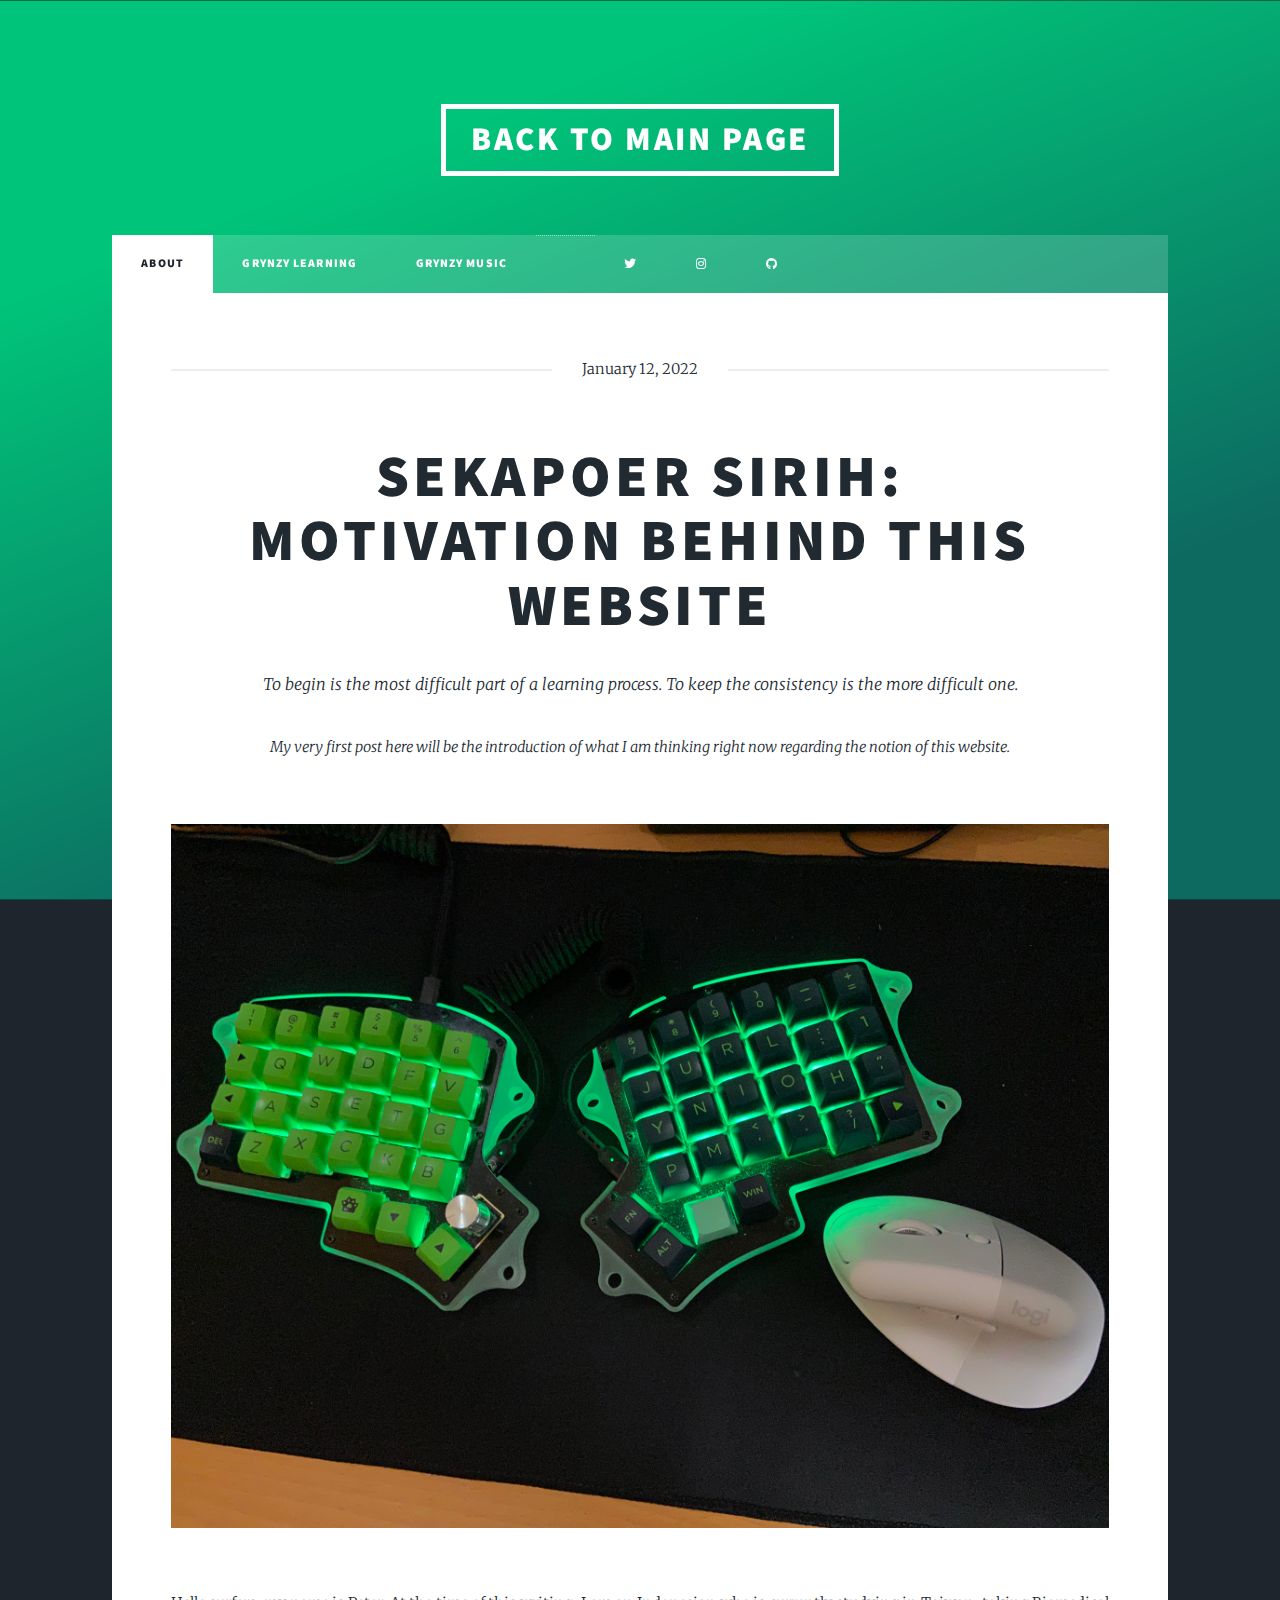
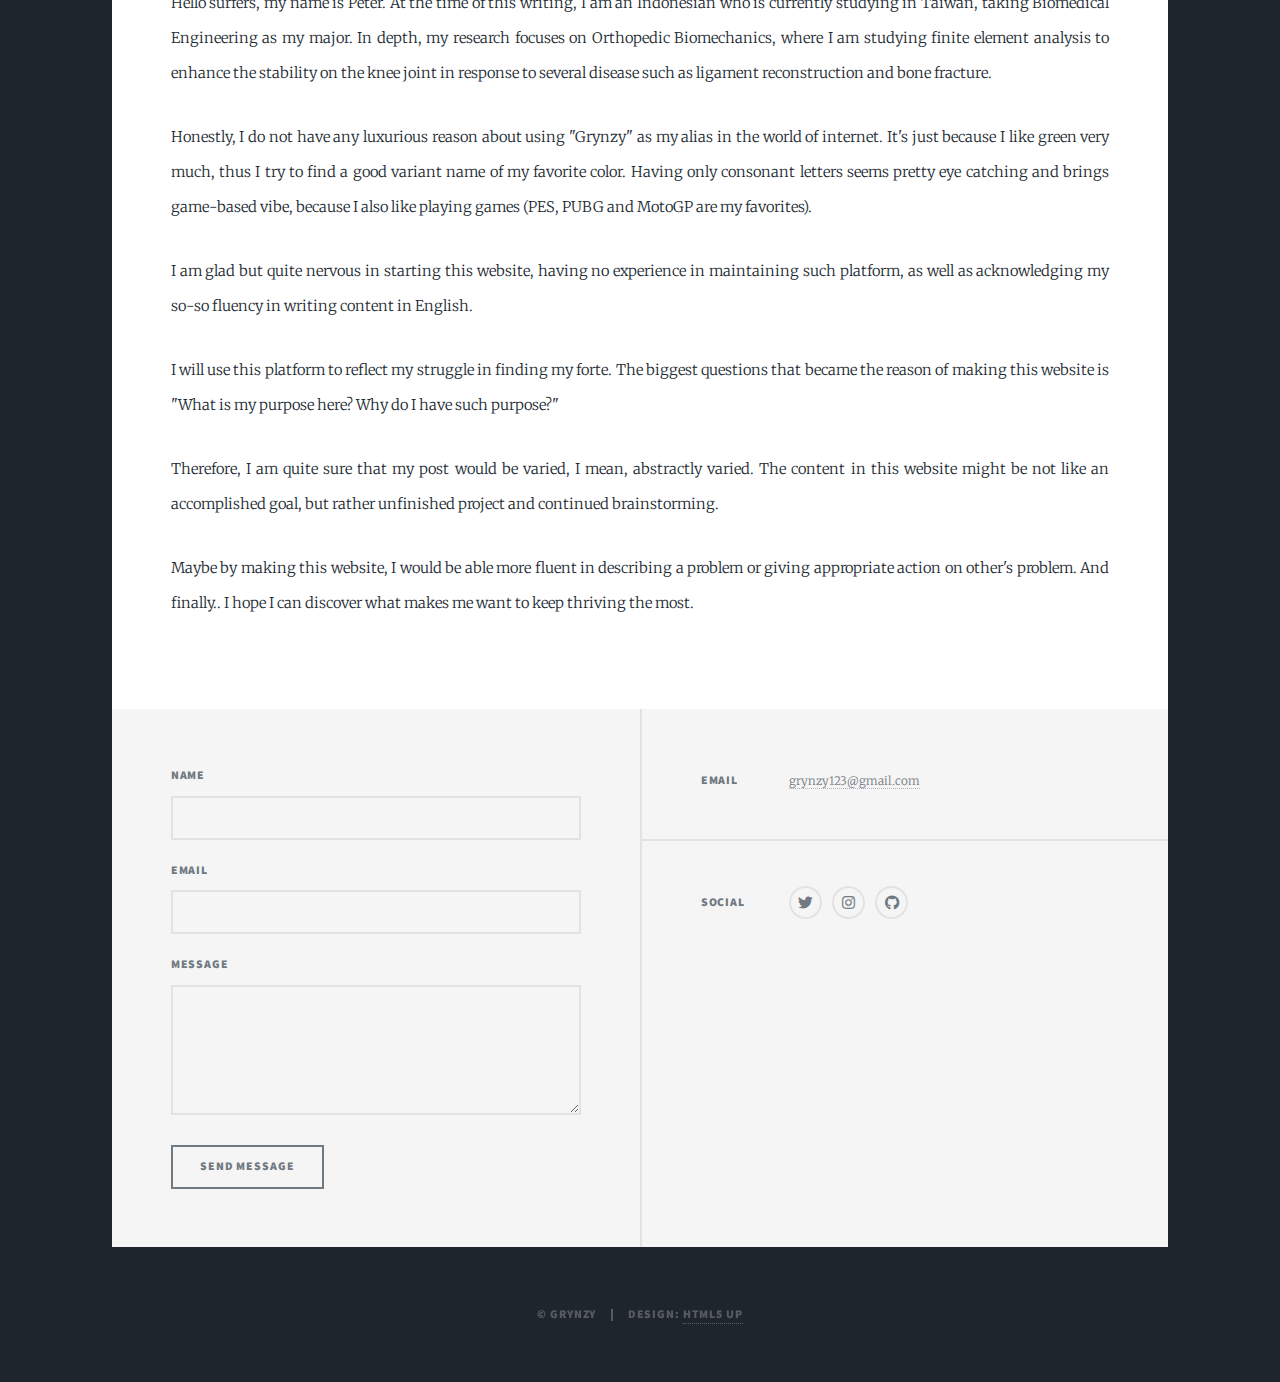
<file: MISC001_Sekapoer_Sirih.html>
<!DOCTYPE HTML>
<!--
	Massively by HTML5 UP
	html5up.net | @ajlkn
	Free for personal and commercial use under the CCA 3.0 license (html5up.net/license)
-->
<html>
	<head>
		<title>Sekapoer Sirih</title>
		<meta charset="utf-8" />
		<meta name="viewport" content="width=device-width, initial-scale=1, user-scalable=no" />
		<link rel="stylesheet" href="assets/css/main.css" />
		<noscript><link rel="stylesheet" href="assets/css/noscript.css" /></noscript>
	</head>
	<body class="is-preload">

		<!-- Wrapper -->
			<div id="wrapper">

				<!-- Header -->
					<header id="header">
						<a href="index.html" class="logo">Back to Main Page</a>
					</header>

				<!-- Nav -->
					<nav id="nav">
						<ul class="links">
							<li class="active"><a href="index.html">About</a></li>
							<li><a href="generic.html">Grynzy Learning</a></li>
							<li><a href="elements.html">Grynzy Music</a></li>
							<li><a href="</li>
						</ul>
						<ul class="icons">
							<li><a href="https://twitter.com/PeterTimotius" class="icon brands fa-twitter"><span class="label">Twitter</span></a></li>
							<li><a href="https://www.instagram.com/terterpeter" class="icon brands fa-instagram"><span class="label">Instagram</span></a></li>
							<li><a href="https://github.com/grynzy" class="icon brands fa-github"><span class="label">GitHub</span></a></li>
						</ul>
					</nav>

				<!-- Main -->
					<div id="main">

						<!-- Post -->
							<section class="post">
								<header class="major">
									<span class="date">January 12, 2022</span>
									<h1>Sekapoer Sirih:<br />
									Motivation behind this website</h1>
									<p>To begin is the most difficult part of a learning process. To keep the consistency is the more difficult one.</p>
									<p>My very first post here will be the introduction of what I am thinking right now regarding the notion of this website.</p>
								</header>
								<div class="image main"><img src="contents/MISC001/MISC001_1.jpg" alt="" /></div>
								<p>Hello surfers, my name is Peter. At the time of this writing, I am an Indonesian who is currently studying in Taiwan, taking Biomedical Engineering as my major. In depth, my research focuses on Orthopedic Biomechanics, where I am studying finite element analysis to enhance the stability on the knee joint in response to several disease such as ligament reconstruction and bone fracture.</p>
								<p> Honestly, I do not have any luxurious reason about using "Grynzy" as my alias in the world of internet. It's just because I like green very much, thus I try to find a good variant name of my favorite color. Having only consonant letters seems pretty eye catching and brings game-based vibe, because I also like playing games (PES, PUBG and MotoGP are my favorites).</p>
								<p>I am glad but quite nervous in starting this website, having no experience in maintaining such platform, as well as acknowledging my so-so fluency in writing content in English.</p>
								<p>I will use this platform to reflect my struggle in finding my forte. The biggest questions that became the reason of making this website is "What is my purpose here? Why do I have such purpose?"</p>
								<p>Therefore, I am quite sure that my post would be varied, I mean, abstractly varied. The content in this website might be not like an accomplished goal, but rather unfinished project and continued brainstorming.</p>
								<p>Maybe by making this website, I would be able more fluent in describing a problem or giving appropriate action on other's problem. And finally.. I hope I can discover what makes me want to keep thriving the most.</p>
							</section>
					</div>

				<!-- Footer -->
					<footer id="footer">
						<section>
							<form method="post" action="#">
								<div class="fields">
									<div class="field">
										<label for="name">Name</label>
										<input type="text" name="name" id="name" />
									</div>
									<div class="field">
										<label for="email">Email</label>
										<input type="text" name="email" id="email" />
									</div>
									<div class="field">
										<label for="message">Message</label>
										<textarea name="message" id="message" rows="3"></textarea>
									</div>
								</div>
								<ul class="actions">
									<li><input type="submit" value="Send Message" /></li>
								</ul>
							</form>
						</section>
						<section class="split contact">
							<section>
								<h3>Email</h3>
								<p><a href="#">grynzy123@gmail.com</a></p>
							</section>
							<section>
								<h3>Social</h3>
								<ul class="icons alt">
									<li><a href="https://twitter.com/PeterTimotius" class="icon brands fa-twitter"><span class="label">Twitter</span></a></li>
									<li><a href="https://www.instagram.com/terterpeter" class="icon brands fa-instagram"><span class="label">Instagram</span></a></li>
									<li><a href="https://github.com/grynzy" class="icon brands fa-github"><span class="label">GitHub</span></a></li>
								</ul>
							</section>
						</section>
					</footer>

				<!-- Copyright -->
					<div id="copyright">
						<ul><li>&copy; grynzy</li><li>Design: <a href="https://html5up.net">HTML5 UP</a></li></ul>
					</div>

			</div>

		<!-- Scripts -->
			<script src="assets/js/jquery.min.js"></script>
			<script src="assets/js/jquery.scrollex.min.js"></script>
			<script src="assets/js/jquery.scrolly.min.js"></script>
			<script src="assets/js/browser.min.js"></script>
			<script src="assets/js/breakpoints.min.js"></script>
			<script src="assets/js/util.js"></script>
			<script src="assets/js/main.js"></script>

	</body>
</html>
</file>
<file: assets/css/main.css>
@import url(fontawesome-all.min.css);
@import url("https://fonts.googleapis.com/css?family=Merriweather:300,700,300italic,700italic|Source+Sans+Pro:900");

/*
	Massively by HTML5 UP
	html5up.net | @ajlkn
	Free for personal and commercial use under the CCA 3.0 license (html5up.net/license)
*/

html, body, div, span, applet, object,
iframe, h1, h2, h3, h4, h5, h6, p, blockquote,
pre, a, abbr, acronym, address, big, cite,
code, del, dfn, em, img, ins, kbd, q, s, samp,
small, strike, strong, sub, sup, tt, var, b,
u, i, center, dl, dt, dd, ol, ul, li, fieldset,
form, label, legend, table, caption, tbody,
tfoot, thead, tr, th, td, article, aside,
canvas, details, embed, figure, figcaption,
footer, header, hgroup, menu, nav, output, ruby,
section, summary, time, mark, audio, video {
	margin: 0;
	padding: 0;
	border: 0;
	font-size: 100%;
	font: inherit;
	vertical-align: baseline;}

article, aside, details, figcaption, figure,
footer, header, hgroup, menu, nav, section {
	display: block;}

body {
	line-height: 1;
}

ol, ul {
	list-style: none;
}

blockquote, q {
	quotes: none;
}

	blockquote:before, blockquote:after, q:before, q:after {
		content: '';
		content: none;
	}

table {
	border-collapse: collapse;
	border-spacing: 0;
}

body {
	-webkit-text-size-adjust: none;
}

mark {
	background-color: transparent;
	color: inherit;
}

input::-moz-focus-inner {
	border: 0;
	padding: 0;
}

input, select, textarea {
	-moz-appearance: none;
	-webkit-appearance: none;
	-ms-appearance: none;
	appearance: none;
}

/* Basic */

	@-ms-viewport {
		width: device-width;
	}

	body {
		-ms-overflow-style: scrollbar;
	}

	@media screen and (max-width: 480px) {

		html, body {
			min-width: 320px;
		}

	}

	html {
		box-sizing: border-box;
	}

	*, *:before, *:after {
		box-sizing: inherit;
	}

	body {
		background-color: #1e252d;
	}

		body.is-preload *, body.is-preload *:before, body.is-preload *:after {
			-moz-animation: none !important;
			-webkit-animation: none !important;
			-ms-animation: none !important;
			animation: none !important;
			-moz-transition: none !important;
			-webkit-transition: none !important;
			-ms-transition: none !important;
			transition: none !important;
		}

/* Type */

	html {
		font-size: 16pt;
	}

		@media screen and (max-width: 1680px) {

			html {
				font-size: 12pt;
			}

		}

		@media screen and (max-width: 1280px) {

			html {
				font-size: 11pt;
			}

		}

		@media screen and (max-width: 360px) {

			html {
				font-size: 10pt;
			}

		}

	body {
		color: #212931;
	}

	body, input, select, textarea {
		font-family: "Merriweather", Georgia, serif;
		font-weight: 300;
		font-size: 1rem;
		line-height: 2.375;
	}

	a {
		-moz-transition: color 0.2s ease-in-out, background-color 0.2s ease-in-out, border-color 0.2s ease-in-out, box-shadow 0.2s ease-in-out;
		-webkit-transition: color 0.2s ease-in-out, background-color 0.2s ease-in-out, border-color 0.2s ease-in-out, box-shadow 0.2s ease-in-out;
		-ms-transition: color 0.2s ease-in-out, background-color 0.2s ease-in-out, border-color 0.2s ease-in-out, box-shadow 0.2s ease-in-out;
		transition: color 0.2s ease-in-out, background-color 0.2s ease-in-out, border-color 0.2s ease-in-out, box-shadow 0.2s ease-in-out;
		border-bottom: dotted 1px;
		text-decoration: none;
	}

		a:hover {
			border-bottom-color: transparent;
		}

	strong, b {
		font-weight: 600;
	}

	em, i {
		font-style: italic;
	}

	p {
		text-align: justify;
		margin: 0 0 2rem 0;
	}

	h1, h2, h3, h4, h5, h6 {
		font-family: "Source Sans Pro", Helvetica, sans-serif;
		font-weight: 900;
		line-height: 1.5;
		letter-spacing: 0.075em;
		text-transform: uppercase;
		margin: 0 0 1rem 0;
	}

		h1 a, h2 a, h3 a, h4 a, h5 a, h6 a {
			border-bottom: 0;
			color: inherit;
			text-decoration: none;
		}

	h1 {
		font-size: 4rem;
		line-height: 1.1;
		margin: 0 0 2rem 0;
	}

	h2 {
		font-size: 1.75rem;
		line-height: 1.3;
		margin: 0 0 1.5rem 0;
	}

	h3 {
		font-size: 1.25rem;
		margin: 0 0 1.5rem 0;
	}

	h4 {
		font-size: 1rem;
	}

	h5 {
		font-size: 0.9rem;
	}

	h6 {
		font-size: 0.8rem;
	}

	sub {
		font-size: 0.8rem;
		position: relative;
		top: 0.5rem;
	}

	sup {
		font-size: 0.8rem;
		position: relative;
		top: -0.5rem;
	}

	blockquote {
		border-left: solid 4px;
		font-style: italic;
		margin: 0 0 2rem 0;
		padding: 0.5rem 0 0.5rem 2rem;
	}

	code {
		border: solid 2px;
		font-family: "Courier New", monospace;
		font-size: 0.9rem;
		margin: 0 0.25rem;
		padding: 0.25rem 0.65rem;
	}

	pre {
		-webkit-overflow-scrolling: touch;
		font-family: "Courier New", monospace;
		font-size: 0.9rem;
		margin: 0 0 2rem 0;
	}

		pre code {
			display: block;
			line-height: 1.75;
			padding: 1rem 1.5rem;
			overflow-x: auto;
		}

	hr {
		border: 0;
		border-bottom: solid 2px;
		margin: 3rem 0;
	}

		hr.major {
			margin: 5rem 0;
		}

	.align-left {
		text-align: left;
	}

	.align-center {
		text-align: center;
	}

	.align-right {
		text-align: right;
	}

	input, select, textarea {
		color: #212931;
	}

	a {
		color: #212931;
		border-bottom-color: rgba(33, 41, 49, 0.5);
	}

		a:hover {
			border-bottom-color: transparent;
			color: #128a70 !important;
		}

	strong, b {
		color: #212931;
	}

	h1, h2, h3, h4, h5, h6 {
		color: #212931;
	}

	blockquote {
		border-left-color: #eeeeee;
	}

	code {
		background: rgba(220, 220, 220, 0.25);
		border-color: #eeeeee;
	}

	hr {
		border-bottom-color: #eeeeee;
	}

/* Row */

	.row {
		display: flex;
		flex-wrap: wrap;
		box-sizing: border-box;
		align-items: stretch;
	}

		.row > * {
			box-sizing: border-box;
		}

		.row.gtr-uniform > * > :last-child {
			margin-bottom: 0;
		}

		.row.aln-left {
			justify-content: flex-start;
		}

		.row.aln-center {
			justify-content: center;
		}

		.row.aln-right {
			justify-content: flex-end;
		}

		.row.aln-top {
			align-items: flex-start;
		}

		.row.aln-middle {
			align-items: center;
		}

		.row.aln-bottom {
			align-items: flex-end;
		}

		.row > .imp {
			order: -1;
		}

		.row > .col-1 {
			width: 8.33333%;
		}

		.row > .off-1 {
			margin-left: 8.33333%;
		}

		.row > .col-2 {
			width: 16.66667%;
		}

		.row > .off-2 {
			margin-left: 16.66667%;
		}

		.row > .col-3 {
			width: 25%;
		}

		.row > .off-3 {
			margin-left: 25%;
		}

		.row > .col-4 {
			width: 33.33333%;
		}

		.row > .off-4 {
			margin-left: 33.33333%;
		}

		.row > .col-5 {
			width: 41.66667%;
		}

		.row > .off-5 {
			margin-left: 41.66667%;
		}

		.row > .col-6 {
			width: 50%;
		}

		.row > .off-6 {
			margin-left: 50%;
		}

		.row > .col-7 {
			width: 58.33333%;
		}

		.row > .off-7 {
			margin-left: 58.33333%;
		}

		.row > .col-8 {
			width: 66.66667%;
		}

		.row > .off-8 {
			margin-left: 66.66667%;
		}

		.row > .col-9 {
			width: 75%;
		}

		.row > .off-9 {
			margin-left: 75%;
		}

		.row > .col-10 {
			width: 83.33333%;
		}

		.row > .off-10 {
			margin-left: 83.33333%;
		}

		.row > .col-11 {
			width: 91.66667%;
		}

		.row > .off-11 {
			margin-left: 91.66667%;
		}

		.row > .col-12 {
			width: 100%;
		}

		.row > .off-12 {
			margin-left: 100%;
		}

		.row.gtr-0 {
			margin-top: 0;
			margin-left: 0rem;
		}

			.row.gtr-0 > * {
				padding: 0 0 0 0rem;
			}

			.row.gtr-0.gtr-uniform {
				margin-top: 0rem;
			}

				.row.gtr-0.gtr-uniform > * {
					padding-top: 0rem;
				}

		.row.gtr-25 {
			margin-top: 0;
			margin-left: -0.375rem;
		}

			.row.gtr-25 > * {
				padding: 0 0 0 0.375rem;
			}

			.row.gtr-25.gtr-uniform {
				margin-top: -0.375rem;
			}

				.row.gtr-25.gtr-uniform > * {
					padding-top: 0.375rem;
				}

		.row.gtr-50 {
			margin-top: 0;
			margin-left: -0.75rem;
		}

			.row.gtr-50 > * {
				padding: 0 0 0 0.75rem;
			}

			.row.gtr-50.gtr-uniform {
				margin-top: -0.75rem;
			}

				.row.gtr-50.gtr-uniform > * {
					padding-top: 0.75rem;
				}

		.row {
			margin-top: 0;
			margin-left: -1.5rem;
		}

			.row > * {
				padding: 0 0 0 1.5rem;
			}

			.row.gtr-uniform {
				margin-top: -1.5rem;
			}

				.row.gtr-uniform > * {
					padding-top: 1.5rem;
				}

		.row.gtr-150 {
			margin-top: 0;
			margin-left: -2.25rem;
		}

			.row.gtr-150 > * {
				padding: 0 0 0 2.25rem;
			}

			.row.gtr-150.gtr-uniform {
				margin-top: -2.25rem;
			}

				.row.gtr-150.gtr-uniform > * {
					padding-top: 2.25rem;
				}

		.row.gtr-200 {
			margin-top: 0;
			margin-left: -3rem;
		}

			.row.gtr-200 > * {
				padding: 0 0 0 3rem;
			}

			.row.gtr-200.gtr-uniform {
				margin-top: -3rem;
			}

				.row.gtr-200.gtr-uniform > * {
					padding-top: 3rem;
				}

		@media screen and (max-width: 1680px) {

			.row {
				display: flex;
				flex-wrap: wrap;
				box-sizing: border-box;
				align-items: stretch;
			}

				.row > * {
					box-sizing: border-box;
				}

				.row.gtr-uniform > * > :last-child {
					margin-bottom: 0;
				}

				.row.aln-left {
					justify-content: flex-start;
				}

				.row.aln-center {
					justify-content: center;
				}

				.row.aln-right {
					justify-content: flex-end;
				}

				.row.aln-top {
					align-items: flex-start;
				}

				.row.aln-middle {
					align-items: center;
				}

				.row.aln-bottom {
					align-items: flex-end;
				}

				.row > .imp-xlarge {
					order: -1;
				}

				.row > .col-1-xlarge {
					width: 8.33333%;
				}

				.row > .off-1-xlarge {
					margin-left: 8.33333%;
				}

				.row > .col-2-xlarge {
					width: 16.66667%;
				}

				.row > .off-2-xlarge {
					margin-left: 16.66667%;
				}

				.row > .col-3-xlarge {
					width: 25%;
				}

				.row > .off-3-xlarge {
					margin-left: 25%;
				}

				.row > .col-4-xlarge {
					width: 33.33333%;
				}

				.row > .off-4-xlarge {
					margin-left: 33.33333%;
				}

				.row > .col-5-xlarge {
					width: 41.66667%;
				}

				.row > .off-5-xlarge {
					margin-left: 41.66667%;
				}

				.row > .col-6-xlarge {
					width: 50%;
				}

				.row > .off-6-xlarge {
					margin-left: 50%;
				}

				.row > .col-7-xlarge {
					width: 58.33333%;
				}

				.row > .off-7-xlarge {
					margin-left: 58.33333%;
				}

				.row > .col-8-xlarge {
					width: 66.66667%;
				}

				.row > .off-8-xlarge {
					margin-left: 66.66667%;
				}

				.row > .col-9-xlarge {
					width: 75%;
				}

				.row > .off-9-xlarge {
					margin-left: 75%;
				}

				.row > .col-10-xlarge {
					width: 83.33333%;
				}

				.row > .off-10-xlarge {
					margin-left: 83.33333%;
				}

				.row > .col-11-xlarge {
					width: 91.66667%;
				}

				.row > .off-11-xlarge {
					margin-left: 91.66667%;
				}

				.row > .col-12-xlarge {
					width: 100%;
				}

				.row > .off-12-xlarge {
					margin-left: 100%;
				}

				.row.gtr-0 {
					margin-top: 0;
					margin-left: 0rem;
				}

					.row.gtr-0 > * {
						padding: 0 0 0 0rem;
					}

					.row.gtr-0.gtr-uniform {
						margin-top: 0rem;
					}

						.row.gtr-0.gtr-uniform > * {
							padding-top: 0rem;
						}

				.row.gtr-25 {
					margin-top: 0;
					margin-left: -0.375rem;
				}

					.row.gtr-25 > * {
						padding: 0 0 0 0.375rem;
					}

					.row.gtr-25.gtr-uniform {
						margin-top: -0.375rem;
					}

						.row.gtr-25.gtr-uniform > * {
							padding-top: 0.375rem;
						}

				.row.gtr-50 {
					margin-top: 0;
					margin-left: -0.75rem;
				}

					.row.gtr-50 > * {
						padding: 0 0 0 0.75rem;
					}

					.row.gtr-50.gtr-uniform {
						margin-top: -0.75rem;
					}

						.row.gtr-50.gtr-uniform > * {
							padding-top: 0.75rem;
						}

				.row {
					margin-top: 0;
					margin-left: -1.5rem;
				}

					.row > * {
						padding: 0 0 0 1.5rem;
					}

					.row.gtr-uniform {
						margin-top: -1.5rem;
					}

						.row.gtr-uniform > * {
							padding-top: 1.5rem;
						}

				.row.gtr-150 {
					margin-top: 0;
					margin-left: -2.25rem;
				}

					.row.gtr-150 > * {
						padding: 0 0 0 2.25rem;
					}

					.row.gtr-150.gtr-uniform {
						margin-top: -2.25rem;
					}

						.row.gtr-150.gtr-uniform > * {
							padding-top: 2.25rem;
						}

				.row.gtr-200 {
					margin-top: 0;
					margin-left: -3rem;
				}

					.row.gtr-200 > * {
						padding: 0 0 0 3rem;
					}

					.row.gtr-200.gtr-uniform {
						margin-top: -3rem;
					}

						.row.gtr-200.gtr-uniform > * {
							padding-top: 3rem;
						}

		}

		@media screen and (max-width: 1280px) {

			.row {
				display: flex;
				flex-wrap: wrap;
				box-sizing: border-box;
				align-items: stretch;
			}

				.row > * {
					box-sizing: border-box;
				}

				.row.gtr-uniform > * > :last-child {
					margin-bottom: 0;
				}

				.row.aln-left {
					justify-content: flex-start;
				}

				.row.aln-center {
					justify-content: center;
				}

				.row.aln-right {
					justify-content: flex-end;
				}

				.row.aln-top {
					align-items: flex-start;
				}

				.row.aln-middle {
					align-items: center;
				}

				.row.aln-bottom {
					align-items: flex-end;
				}

				.row > .imp-large {
					order: -1;
				}

				.row > .col-1-large {
					width: 8.33333%;
				}

				.row > .off-1-large {
					margin-left: 8.33333%;
				}

				.row > .col-2-large {
					width: 16.66667%;
				}

				.row > .off-2-large {
					margin-left: 16.66667%;
				}

				.row > .col-3-large {
					width: 25%;
				}

				.row > .off-3-large {
					margin-left: 25%;
				}

				.row > .col-4-large {
					width: 33.33333%;
				}

				.row > .off-4-large {
					margin-left: 33.33333%;
				}

				.row > .col-5-large {
					width: 41.66667%;
				}

				.row > .off-5-large {
					margin-left: 41.66667%;
				}

				.row > .col-6-large {
					width: 50%;
				}

				.row > .off-6-large {
					margin-left: 50%;
				}

				.row > .col-7-large {
					width: 58.33333%;
				}

				.row > .off-7-large {
					margin-left: 58.33333%;
				}

				.row > .col-8-large {
					width: 66.66667%;
				}

				.row > .off-8-large {
					margin-left: 66.66667%;
				}

				.row > .col-9-large {
					width: 75%;
				}

				.row > .off-9-large {
					margin-left: 75%;
				}

				.row > .col-10-large {
					width: 83.33333%;
				}

				.row > .off-10-large {
					margin-left: 83.33333%;
				}

				.row > .col-11-large {
					width: 91.66667%;
				}

				.row > .off-11-large {
					margin-left: 91.66667%;
				}

				.row > .col-12-large {
					width: 100%;
				}

				.row > .off-12-large {
					margin-left: 100%;
				}

				.row.gtr-0 {
					margin-top: 0;
					margin-left: 0rem;
				}

					.row.gtr-0 > * {
						padding: 0 0 0 0rem;
					}

					.row.gtr-0.gtr-uniform {
						margin-top: 0rem;
					}

						.row.gtr-0.gtr-uniform > * {
							padding-top: 0rem;
						}

				.row.gtr-25 {
					margin-top: 0;
					margin-left: -0.375rem;
				}

					.row.gtr-25 > * {
						padding: 0 0 0 0.375rem;
					}

					.row.gtr-25.gtr-uniform {
						margin-top: -0.375rem;
					}

						.row.gtr-25.gtr-uniform > * {
							padding-top: 0.375rem;
						}

				.row.gtr-50 {
					margin-top: 0;
					margin-left: -0.75rem;
				}

					.row.gtr-50 > * {
						padding: 0 0 0 0.75rem;
					}

					.row.gtr-50.gtr-uniform {
						margin-top: -0.75rem;
					}

						.row.gtr-50.gtr-uniform > * {
							padding-top: 0.75rem;
						}

				.row {
					margin-top: 0;
					margin-left: -1.5rem;
				}

					.row > * {
						padding: 0 0 0 1.5rem;
					}

					.row.gtr-uniform {
						margin-top: -1.5rem;
					}

						.row.gtr-uniform > * {
							padding-top: 1.5rem;
						}

				.row.gtr-150 {
					margin-top: 0;
					margin-left: -2.25rem;
				}

					.row.gtr-150 > * {
						padding: 0 0 0 2.25rem;
					}

					.row.gtr-150.gtr-uniform {
						margin-top: -2.25rem;
					}

						.row.gtr-150.gtr-uniform > * {
							padding-top: 2.25rem;
						}

				.row.gtr-200 {
					margin-top: 0;
					margin-left: -3rem;
				}

					.row.gtr-200 > * {
						padding: 0 0 0 3rem;
					}

					.row.gtr-200.gtr-uniform {
						margin-top: -3rem;
					}

						.row.gtr-200.gtr-uniform > * {
							padding-top: 3rem;
						}

		}

		@media screen and (max-width: 980px) {

			.row {
				display: flex;
				flex-wrap: wrap;
				box-sizing: border-box;
				align-items: stretch;
			}

				.row > * {
					box-sizing: border-box;
				}

				.row.gtr-uniform > * > :last-child {
					margin-bottom: 0;
				}

				.row.aln-left {
					justify-content: flex-start;
				}

				.row.aln-center {
					justify-content: center;
				}

				.row.aln-right {
					justify-content: flex-end;
				}

				.row.aln-top {
					align-items: flex-start;
				}

				.row.aln-middle {
					align-items: center;
				}

				.row.aln-bottom {
					align-items: flex-end;
				}

				.row > .imp-medium {
					order: -1;
				}

				.row > .col-1-medium {
					width: 8.33333%;
				}

				.row > .off-1-medium {
					margin-left: 8.33333%;
				}

				.row > .col-2-medium {
					width: 16.66667%;
				}

				.row > .off-2-medium {
					margin-left: 16.66667%;
				}

				.row > .col-3-medium {
					width: 25%;
				}

				.row > .off-3-medium {
					margin-left: 25%;
				}

				.row > .col-4-medium {
					width: 33.33333%;
				}

				.row > .off-4-medium {
					margin-left: 33.33333%;
				}

				.row > .col-5-medium {
					width: 41.66667%;
				}

				.row > .off-5-medium {
					margin-left: 41.66667%;
				}

				.row > .col-6-medium {
					width: 50%;
				}

				.row > .off-6-medium {
					margin-left: 50%;
				}

				.row > .col-7-medium {
					width: 58.33333%;
				}

				.row > .off-7-medium {
					margin-left: 58.33333%;
				}

				.row > .col-8-medium {
					width: 66.66667%;
				}

				.row > .off-8-medium {
					margin-left: 66.66667%;
				}

				.row > .col-9-medium {
					width: 75%;
				}

				.row > .off-9-medium {
					margin-left: 75%;
				}

				.row > .col-10-medium {
					width: 83.33333%;
				}

				.row > .off-10-medium {
					margin-left: 83.33333%;
				}

				.row > .col-11-medium {
					width: 91.66667%;
				}

				.row > .off-11-medium {
					margin-left: 91.66667%;
				}

				.row > .col-12-medium {
					width: 100%;
				}

				.row > .off-12-medium {
					margin-left: 100%;
				}

				.row.gtr-0 {
					margin-top: 0;
					margin-left: 0rem;
				}

					.row.gtr-0 > * {
						padding: 0 0 0 0rem;
					}

					.row.gtr-0.gtr-uniform {
						margin-top: 0rem;
					}

						.row.gtr-0.gtr-uniform > * {
							padding-top: 0rem;
						}

				.row.gtr-25 {
					margin-top: 0;
					margin-left: -0.375rem;
				}

					.row.gtr-25 > * {
						padding: 0 0 0 0.375rem;
					}

					.row.gtr-25.gtr-uniform {
						margin-top: -0.375rem;
					}

						.row.gtr-25.gtr-uniform > * {
							padding-top: 0.375rem;
						}

				.row.gtr-50 {
					margin-top: 0;
					margin-left: -0.75rem;
				}

					.row.gtr-50 > * {
						padding: 0 0 0 0.75rem;
					}

					.row.gtr-50.gtr-uniform {
						margin-top: -0.75rem;
					}

						.row.gtr-50.gtr-uniform > * {
							padding-top: 0.75rem;
						}

				.row {
					margin-top: 0;
					margin-left: -1.5rem;
				}

					.row > * {
						padding: 0 0 0 1.5rem;
					}

					.row.gtr-uniform {
						margin-top: -1.5rem;
					}

						.row.gtr-uniform > * {
							padding-top: 1.5rem;
						}

				.row.gtr-150 {
					margin-top: 0;
					margin-left: -2.25rem;
				}

					.row.gtr-150 > * {
						padding: 0 0 0 2.25rem;
					}

					.row.gtr-150.gtr-uniform {
						margin-top: -2.25rem;
					}

						.row.gtr-150.gtr-uniform > * {
							padding-top: 2.25rem;
						}

				.row.gtr-200 {
					margin-top: 0;
					margin-left: -3rem;
				}

					.row.gtr-200 > * {
						padding: 0 0 0 3rem;
					}

					.row.gtr-200.gtr-uniform {
						margin-top: -3rem;
					}

						.row.gtr-200.gtr-uniform > * {
							padding-top: 3rem;
						}

		}

		@media screen and (max-width: 736px) {

			.row {
				display: flex;
				flex-wrap: wrap;
				box-sizing: border-box;
				align-items: stretch;
			}

				.row > * {
					box-sizing: border-box;
				}

				.row.gtr-uniform > * > :last-child {
					margin-bottom: 0;
				}

				.row.aln-left {
					justify-content: flex-start;
				}

				.row.aln-center {
					justify-content: center;
				}

				.row.aln-right {
					justify-content: flex-end;
				}

				.row.aln-top {
					align-items: flex-start;
				}

				.row.aln-middle {
					align-items: center;
				}

				.row.aln-bottom {
					align-items: flex-end;
				}

				.row > .imp-small {
					order: -1;
				}

				.row > .col-1-small {
					width: 8.33333%;
				}

				.row > .off-1-small {
					margin-left: 8.33333%;
				}

				.row > .col-2-small {
					width: 16.66667%;
				}

				.row > .off-2-small {
					margin-left: 16.66667%;
				}

				.row > .col-3-small {
					width: 25%;
				}

				.row > .off-3-small {
					margin-left: 25%;
				}

				.row > .col-4-small {
					width: 33.33333%;
				}

				.row > .off-4-small {
					margin-left: 33.33333%;
				}

				.row > .col-5-small {
					width: 41.66667%;
				}

				.row > .off-5-small {
					margin-left: 41.66667%;
				}

				.row > .col-6-small {
					width: 50%;
				}

				.row > .off-6-small {
					margin-left: 50%;
				}

				.row > .col-7-small {
					width: 58.33333%;
				}

				.row > .off-7-small {
					margin-left: 58.33333%;
				}

				.row > .col-8-small {
					width: 66.66667%;
				}

				.row > .off-8-small {
					margin-left: 66.66667%;
				}

				.row > .col-9-small {
					width: 75%;
				}

				.row > .off-9-small {
					margin-left: 75%;
				}

				.row > .col-10-small {
					width: 83.33333%;
				}

				.row > .off-10-small {
					margin-left: 83.33333%;
				}

				.row > .col-11-small {
					width: 91.66667%;
				}

				.row > .off-11-small {
					margin-left: 91.66667%;
				}

				.row > .col-12-small {
					width: 100%;
				}

				.row > .off-12-small {
					margin-left: 100%;
				}

				.row.gtr-0 {
					margin-top: 0;
					margin-left: 0rem;
				}

					.row.gtr-0 > * {
						padding: 0 0 0 0rem;
					}

					.row.gtr-0.gtr-uniform {
						margin-top: 0rem;
					}

						.row.gtr-0.gtr-uniform > * {
							padding-top: 0rem;
						}

				.row.gtr-25 {
					margin-top: 0;
					margin-left: -0.375rem;
				}

					.row.gtr-25 > * {
						padding: 0 0 0 0.375rem;
					}

					.row.gtr-25.gtr-uniform {
						margin-top: -0.375rem;
					}

						.row.gtr-25.gtr-uniform > * {
							padding-top: 0.375rem;
						}

				.row.gtr-50 {
					margin-top: 0;
					margin-left: -0.75rem;
				}

					.row.gtr-50 > * {
						padding: 0 0 0 0.75rem;
					}

					.row.gtr-50.gtr-uniform {
						margin-top: -0.75rem;
					}

						.row.gtr-50.gtr-uniform > * {
							padding-top: 0.75rem;
						}

				.row {
					margin-top: 0;
					margin-left: -1.5rem;
				}

					.row > * {
						padding: 0 0 0 1.5rem;
					}

					.row.gtr-uniform {
						margin-top: -1.5rem;
					}

						.row.gtr-uniform > * {
							padding-top: 1.5rem;
						}

				.row.gtr-150 {
					margin-top: 0;
					margin-left: -2.25rem;
				}

					.row.gtr-150 > * {
						padding: 0 0 0 2.25rem;
					}

					.row.gtr-150.gtr-uniform {
						margin-top: -2.25rem;
					}

						.row.gtr-150.gtr-uniform > * {
							padding-top: 2.25rem;
						}

				.row.gtr-200 {
					margin-top: 0;
					margin-left: -3rem;
				}

					.row.gtr-200 > * {
						padding: 0 0 0 3rem;
					}

					.row.gtr-200.gtr-uniform {
						margin-top: -3rem;
					}

						.row.gtr-200.gtr-uniform > * {
							padding-top: 3rem;
						}

		}

		@media screen and (max-width: 480px) {

			.row {
				display: flex;
				flex-wrap: wrap;
				box-sizing: border-box;
				align-items: stretch;
			}

				.row > * {
					box-sizing: border-box;
				}

				.row.gtr-uniform > * > :last-child {
					margin-bottom: 0;
				}

				.row.aln-left {
					justify-content: flex-start;
				}

				.row.aln-center {
					justify-content: center;
				}

				.row.aln-right {
					justify-content: flex-end;
				}

				.row.aln-top {
					align-items: flex-start;
				}

				.row.aln-middle {
					align-items: center;
				}

				.row.aln-bottom {
					align-items: flex-end;
				}

				.row > .imp-xsmall {
					order: -1;
				}

				.row > .col-1-xsmall {
					width: 8.33333%;
				}

				.row > .off-1-xsmall {
					margin-left: 8.33333%;
				}

				.row > .col-2-xsmall {
					width: 16.66667%;
				}

				.row > .off-2-xsmall {
					margin-left: 16.66667%;
				}

				.row > .col-3-xsmall {
					width: 25%;
				}

				.row > .off-3-xsmall {
					margin-left: 25%;
				}

				.row > .col-4-xsmall {
					width: 33.33333%;
				}

				.row > .off-4-xsmall {
					margin-left: 33.33333%;
				}

				.row > .col-5-xsmall {
					width: 41.66667%;
				}

				.row > .off-5-xsmall {
					margin-left: 41.66667%;
				}

				.row > .col-6-xsmall {
					width: 50%;
				}

				.row > .off-6-xsmall {
					margin-left: 50%;
				}

				.row > .col-7-xsmall {
					width: 58.33333%;
				}

				.row > .off-7-xsmall {
					margin-left: 58.33333%;
				}

				.row > .col-8-xsmall {
					width: 66.66667%;
				}

				.row > .off-8-xsmall {
					margin-left: 66.66667%;
				}

				.row > .col-9-xsmall {
					width: 75%;
				}

				.row > .off-9-xsmall {
					margin-left: 75%;
				}

				.row > .col-10-xsmall {
					width: 83.33333%;
				}

				.row > .off-10-xsmall {
					margin-left: 83.33333%;
				}

				.row > .col-11-xsmall {
					width: 91.66667%;
				}

				.row > .off-11-xsmall {
					margin-left: 91.66667%;
				}

				.row > .col-12-xsmall {
					width: 100%;
				}

				.row > .off-12-xsmall {
					margin-left: 100%;
				}

				.row.gtr-0 {
					margin-top: 0;
					margin-left: 0rem;
				}

					.row.gtr-0 > * {
						padding: 0 0 0 0rem;
					}

					.row.gtr-0.gtr-uniform {
						margin-top: 0rem;
					}

						.row.gtr-0.gtr-uniform > * {
							padding-top: 0rem;
						}

				.row.gtr-25 {
					margin-top: 0;
					margin-left: -0.375rem;
				}

					.row.gtr-25 > * {
						padding: 0 0 0 0.375rem;
					}

					.row.gtr-25.gtr-uniform {
						margin-top: -0.375rem;
					}

						.row.gtr-25.gtr-uniform > * {
							padding-top: 0.375rem;
						}

				.row.gtr-50 {
					margin-top: 0;
					margin-left: -0.75rem;
				}

					.row.gtr-50 > * {
						padding: 0 0 0 0.75rem;
					}

					.row.gtr-50.gtr-uniform {
						margin-top: -0.75rem;
					}

						.row.gtr-50.gtr-uniform > * {
							padding-top: 0.75rem;
						}

				.row {
					margin-top: 0;
					margin-left: -1.5rem;
				}

					.row > * {
						padding: 0 0 0 1.5rem;
					}

					.row.gtr-uniform {
						margin-top: -1.5rem;
					}

						.row.gtr-uniform > * {
							padding-top: 1.5rem;
						}

				.row.gtr-150 {
					margin-top: 0;
					margin-left: -2.25rem;
				}

					.row.gtr-150 > * {
						padding: 0 0 0 2.25rem;
					}

					.row.gtr-150.gtr-uniform {
						margin-top: -2.25rem;
					}

						.row.gtr-150.gtr-uniform > * {
							padding-top: 2.25rem;
						}

				.row.gtr-200 {
					margin-top: 0;
					margin-left: -3rem;
				}

					.row.gtr-200 > * {
						padding: 0 0 0 3rem;
					}

					.row.gtr-200.gtr-uniform {
						margin-top: -3rem;
					}

						.row.gtr-200.gtr-uniform > * {
							padding-top: 3rem;
						}

		}

		@media screen and (max-width: 360px) {

			.row {
				display: flex;
				flex-wrap: wrap;
				box-sizing: border-box;
				align-items: stretch;
			}

				.row > * {
					box-sizing: border-box;
				}

				.row.gtr-uniform > * > :last-child {
					margin-bottom: 0;
				}

				.row.aln-left {
					justify-content: flex-start;
				}

				.row.aln-center {
					justify-content: center;
				}

				.row.aln-right {
					justify-content: flex-end;
				}

				.row.aln-top {
					align-items: flex-start;
				}

				.row.aln-middle {
					align-items: center;
				}

				.row.aln-bottom {
					align-items: flex-end;
				}

				.row > .imp-xxsmall {
					order: -1;
				}

				.row > .col-1-xxsmall {
					width: 8.33333%;
				}

				.row > .off-1-xxsmall {
					margin-left: 8.33333%;
				}

				.row > .col-2-xxsmall {
					width: 16.66667%;
				}

				.row > .off-2-xxsmall {
					margin-left: 16.66667%;
				}

				.row > .col-3-xxsmall {
					width: 25%;
				}

				.row > .off-3-xxsmall {
					margin-left: 25%;
				}

				.row > .col-4-xxsmall {
					width: 33.33333%;
				}

				.row > .off-4-xxsmall {
					margin-left: 33.33333%;
				}

				.row > .col-5-xxsmall {
					width: 41.66667%;
				}

				.row > .off-5-xxsmall {
					margin-left: 41.66667%;
				}

				.row > .col-6-xxsmall {
					width: 50%;
				}

				.row > .off-6-xxsmall {
					margin-left: 50%;
				}

				.row > .col-7-xxsmall {
					width: 58.33333%;
				}

				.row > .off-7-xxsmall {
					margin-left: 58.33333%;
				}

				.row > .col-8-xxsmall {
					width: 66.66667%;
				}

				.row > .off-8-xxsmall {
					margin-left: 66.66667%;
				}

				.row > .col-9-xxsmall {
					width: 75%;
				}

				.row > .off-9-xxsmall {
					margin-left: 75%;
				}

				.row > .col-10-xxsmall {
					width: 83.33333%;
				}

				.row > .off-10-xxsmall {
					margin-left: 83.33333%;
				}

				.row > .col-11-xxsmall {
					width: 91.66667%;
				}

				.row > .off-11-xxsmall {
					margin-left: 91.66667%;
				}

				.row > .col-12-xxsmall {
					width: 100%;
				}

				.row > .off-12-xxsmall {
					margin-left: 100%;
				}

				.row.gtr-0 {
					margin-top: 0;
					margin-left: 0rem;
				}

					.row.gtr-0 > * {
						padding: 0 0 0 0rem;
					}

					.row.gtr-0.gtr-uniform {
						margin-top: 0rem;
					}

						.row.gtr-0.gtr-uniform > * {
							padding-top: 0rem;
						}

				.row.gtr-25 {
					margin-top: 0;
					margin-left: -0.375rem;
				}

					.row.gtr-25 > * {
						padding: 0 0 0 0.375rem;
					}

					.row.gtr-25.gtr-uniform {
						margin-top: -0.375rem;
					}

						.row.gtr-25.gtr-uniform > * {
							padding-top: 0.375rem;
						}

				.row.gtr-50 {
					margin-top: 0;
					margin-left: -0.75rem;
				}

					.row.gtr-50 > * {
						padding: 0 0 0 0.75rem;
					}

					.row.gtr-50.gtr-uniform {
						margin-top: -0.75rem;
					}

						.row.gtr-50.gtr-uniform > * {
							padding-top: 0.75rem;
						}

				.row {
					margin-top: 0;
					margin-left: -1.5rem;
				}

					.row > * {
						padding: 0 0 0 1.5rem;
					}

					.row.gtr-uniform {
						margin-top: -1.5rem;
					}

						.row.gtr-uniform > * {
							padding-top: 1.5rem;
						}

				.row.gtr-150 {
					margin-top: 0;
					margin-left: -2.25rem;
				}

					.row.gtr-150 > * {
						padding: 0 0 0 2.25rem;
					}

					.row.gtr-150.gtr-uniform {
						margin-top: -2.25rem;
					}

						.row.gtr-150.gtr-uniform > * {
							padding-top: 2.25rem;
						}

				.row.gtr-200 {
					margin-top: 0;
					margin-left: -3rem;
				}

					.row.gtr-200 > * {
						padding: 0 0 0 3rem;
					}

					.row.gtr-200.gtr-uniform {
						margin-top: -3rem;
					}

						.row.gtr-200.gtr-uniform > * {
							padding-top: 3rem;
						}

		}

/* Box */

	.box {
		border: solid 2px;
		margin-bottom: 2rem;
		padding: 1.5rem;
	}

		.box > :last-child,
		.box > :last-child > :last-child,
		.box > :last-child > :last-child > :last-child {
			margin-bottom: 0;
		}

		.box.alt {
			border: 0;
			border-radius: 0;
			padding: 0;
		}

	.box {
		border-color: #eeeeee;
	}

/* Button */

	input[type="submit"],
	input[type="reset"],
	input[type="button"],
	button,
	.button {
		-moz-appearance: none;
		-webkit-appearance: none;
		-ms-appearance: none;
		appearance: none;
		-moz-transition: background-color 0.2s ease-in-out, box-shadow 0.2s ease-in-out, color 0.2s ease-in-out;
		-webkit-transition: background-color 0.2s ease-in-out, box-shadow 0.2s ease-in-out, color 0.2s ease-in-out;
		-ms-transition: background-color 0.2s ease-in-out, box-shadow 0.2s ease-in-out, color 0.2s ease-in-out;
		transition: background-color 0.2s ease-in-out, box-shadow 0.2s ease-in-out, color 0.2s ease-in-out;
		border: 0;
		border-radius: 0;
		cursor: pointer;
		display: inline-block;
		font-family: "Source Sans Pro", Helvetica, sans-serif;
		font-size: 0.8rem;
		font-weight: 900;
		letter-spacing: 0.075em;
		height: 3rem;
		line-height: 3rem;
		padding: 0 2rem;
		text-align: center;
		text-decoration: none;
		text-transform: uppercase;
		white-space: nowrap;
	}

		input[type="submit"].icon:before,
		input[type="reset"].icon:before,
		input[type="button"].icon:before,
		button.icon:before,
		.button.icon:before {
			margin-right: 0.5rem;
		}

		input[type="submit"].icon.solo,
		input[type="reset"].icon.solo,
		input[type="button"].icon.solo,
		button.icon.solo,
		.button.icon.solo {
			position: relative;
			width: 4rem;
			height: 4rem;
			line-height: 4rem;
			border-radius: 4rem;
			text-indent: 4rem;
			overflow: hidden;
			padding: 0;
			white-space: nowrap;
		}

			input[type="submit"].icon.solo:before,
			input[type="reset"].icon.solo:before,
			input[type="button"].icon.solo:before,
			button.icon.solo:before,
			.button.icon.solo:before {
				position: absolute;
				display: block;
				top: 0;
				left: 0;
				width: inherit;
				height: inherit;
				line-height: inherit;
				font-size: 1.25rem;
				margin-right: 0;
				text-align: center;
				text-indent: 0;
			}

		input[type="submit"].fit,
		input[type="reset"].fit,
		input[type="button"].fit,
		button.fit,
		.button.fit {
			width: 100%;
		}

		input[type="submit"].small,
		input[type="reset"].small,
		input[type="button"].small,
		button.small,
		.button.small {
			font-size: 0.7rem;
			height: 2.5rem;
			line-height: 2.5rem;
			padding: 0 1.5rem;
		}

		input[type="submit"].large,
		input[type="reset"].large,
		input[type="button"].large,
		button.large,
		.button.large {
			font-size: 0.9rem;
			height: 3.5rem;
			line-height: 3.5rem;
			padding: 0 2.75rem;
		}

		@media screen and (max-width: 980px) {

			input[type="submit"],
			input[type="reset"],
			input[type="button"],
			button,
			.button {
				font-size: 0.9rem;
				height: 3.25rem;
				line-height: 3.25rem;
			}

				input[type="submit"].large,
				input[type="reset"].large,
				input[type="button"].large,
				button.large,
				.button.large {
					font-size: 1rem;
					height: 3.75rem;
					line-height: 3.75rem;
				}

		}

		input[type="submit"].disabled, input[type="submit"]:disabled,
		input[type="reset"].disabled,
		input[type="reset"]:disabled,
		input[type="button"].disabled,
		input[type="button"]:disabled,
		button.disabled,
		button:disabled,
		.button.disabled,
		.button:disabled {
			pointer-events: none;
			opacity: 0.25;
		}

	input[type="submit"],
	input[type="reset"],
	input[type="button"],
	button,
	.button {
		background-color: transparent;
		box-shadow: inset 0 0 0 2px #212931;
		color: #212931 !important;
	}

		input[type="submit"]:hover,
		input[type="reset"]:hover,
		input[type="button"]:hover,
		button:hover,
		.button:hover {
			box-shadow: inset 0 0 0 2px #128a70;
			color: #128a70 !important;
		}

		input[type="submit"].primary,
		input[type="reset"].primary,
		input[type="button"].primary,
		button.primary,
		.button.primary {
			background-color: #212931;
			box-shadow: none;
			color: #ffffff !important;
		}

			input[type="submit"].primary:hover,
			input[type="reset"].primary:hover,
			input[type="button"].primary:hover,
			button.primary:hover,
			.button.primary:hover {
				background-color: #128a70;
			}

/* Form */

	form {
		margin: 0 0 2rem 0;
	}

		form > :last-child {
			margin-bottom: 0;
		}

		form > .fields {
			display: -moz-flex;
			display: -webkit-flex;
			display: -ms-flex;
			display: flex;
			-moz-flex-wrap: wrap;
			-webkit-flex-wrap: wrap;
			-ms-flex-wrap: wrap;
			flex-wrap: wrap;
			width: calc(100% + 3rem);
			margin: -1.5rem 0 2rem -1.5rem;
		}

			form > .fields > .field {
				-moz-flex-grow: 0;
				-webkit-flex-grow: 0;
				-ms-flex-grow: 0;
				flex-grow: 0;
				-moz-flex-shrink: 0;
				-webkit-flex-shrink: 0;
				-ms-flex-shrink: 0;
				flex-shrink: 0;
				padding: 1.5rem 0 0 1.5rem;
				width: calc(100% - 1.5rem);
			}

				form > .fields > .field.half {
					width: calc(50% - 0.75rem);
				}

				form > .fields > .field.third {
					width: calc(100%/3 - 0.5rem);
				}

				form > .fields > .field.quarter {
					width: calc(25% - 0.375rem);
				}

		@media screen and (max-width: 480px) {

			form > .fields {
				width: calc(100% + 3rem);
				margin: -1.5rem 0 2rem -1.5rem;
			}

				form > .fields > .field {
					padding: 1.5rem 0 0 1.5rem;
					width: calc(100% - 1.5rem);
				}

					form > .fields > .field.half {
						width: calc(100% - 1.5rem);
					}

					form > .fields > .field.third {
						width: calc(100% - 1.5rem);
					}

					form > .fields > .field.quarter {
						width: calc(100% - 1.5rem);
					}

		}

	label {
		display: block;
		font-family: "Source Sans Pro", Helvetica, sans-serif;
		font-weight: 900;
		line-height: 1.5;
		letter-spacing: 0.075em;
		font-size: 0.8rem;
		text-transform: uppercase;
		margin: 0 0 0.75rem 0;
	}

		@media screen and (max-width: 980px) {

			label {
				font-size: 0.9rem;
			}

		}

	input[type="text"],
	input[type="password"],
	input[type="email"],
	select,
	textarea {
		-moz-appearance: none;
		-webkit-appearance: none;
		-ms-appearance: none;
		appearance: none;
		background: transparent;
		border-radius: 0;
		border: solid 2px;
		color: inherit;
		display: block;
		outline: 0;
		padding: 0 1rem;
		text-decoration: none;
		width: 100%;
	}

		input[type="text"]:invalid,
		input[type="password"]:invalid,
		input[type="email"]:invalid,
		select:invalid,
		textarea:invalid {
			box-shadow: none;
		}

	select {
		background-size: 1.25rem;
		background-repeat: no-repeat;
		background-position: calc(100% - 1rem) center;
		height: 3rem;
		padding-right: 3rem;
		text-overflow: ellipsis;
	}

		select:focus::-ms-value {
			background-color: transparent;
		}

		select::-ms-expand {
			display: none;
		}

	input[type="text"],
	input[type="password"],
	input[type="email"],
	select {
		height: 3rem;
	}

	textarea {
		padding: 0.75rem 1rem;
	}

	input[type="checkbox"],
	input[type="radio"] {
		-moz-appearance: none;
		-webkit-appearance: none;
		-ms-appearance: none;
		appearance: none;
		display: block;
		float: left;
		margin-right: -2rem;
		opacity: 0;
		width: 1rem;
		z-index: -1;
	}

		input[type="checkbox"] + label,
		input[type="radio"] + label {
			text-decoration: none;
			cursor: pointer;
			display: inline-block;
			font-size: 1rem;
			letter-spacing: 0;
			font-family: "Merriweather", Georgia, serif;
			text-transform: none;
			font-weight: 300;
			padding-left: 2.8rem;
			padding-right: 1rem;
			position: relative;
		}

			input[type="checkbox"] + label:before,
			input[type="radio"] + label:before {
				-moz-osx-font-smoothing: grayscale;
				-webkit-font-smoothing: antialiased;
				display: inline-block;
				font-style: normal;
				font-variant: normal;
				text-rendering: auto;
				line-height: 1;
				text-transform: none !important;
				font-family: 'Font Awesome 5 Free';
				font-weight: 900;
			}

			input[type="checkbox"] + label:before,
			input[type="radio"] + label:before {
				border-radius: 0;
				border: solid 2px;
				content: '';
				display: inline-block;
				font-size: 0.8rem;
				height: 1.8rem;
				left: 0;
				line-height: 1.65rem;
				position: absolute;
				text-align: center;
				top: -0.125rem;
				width: 1.8rem;
			}

		input[type="checkbox"]:checked + label:before,
		input[type="radio"]:checked + label:before {
			content: '\f00c';
		}

	input[type="checkbox"] + label:before {
		border-radius: 0;
	}

	input[type="radio"] + label:before {
		border-radius: 100%;
	}

	::-webkit-input-placeholder {
		opacity: 1.0;
	}

	:-moz-placeholder {
		opacity: 1.0;
	}

	::-moz-placeholder {
		opacity: 1.0;
	}

	:-ms-input-placeholder {
		opacity: 1.0;
	}

	label {
		color: #212931;
	}

	input[type="text"],
	input[type="password"],
	input[type="email"],
	select,
	textarea {
		border-color: #eeeeee;
	}

		input[type="text"]:focus,
		input[type="password"]:focus,
		input[type="email"]:focus,
		select:focus,
		textarea:focus {
			border-color: #128a70;
		}

	select {
		background-image: url("data:image/svg+xml;charset=utf8,%3Csvg xmlns='http://www.w3.org/2000/svg' width='40' height='40' preserveAspectRatio='none' viewBox='0 0 40 40'%3E%3Cpath d='M9.4,12.3l10.4,10.4l10.4-10.4c0.2-0.2,0.5-0.4,0.9-0.4c0.3,0,0.6,0.1,0.9,0.4l3.3,3.3c0.2,0.2,0.4,0.5,0.4,0.9 c0,0.4-0.1,0.6-0.4,0.9L20.7,31.9c-0.2,0.2-0.5,0.4-0.9,0.4c-0.3,0-0.6-0.1-0.9-0.4L4.3,17.3c-0.2-0.2-0.4-0.5-0.4-0.9 c0-0.4,0.1-0.6,0.4-0.9l3.3-3.3c0.2-0.2,0.5-0.4,0.9-0.4S9.1,12.1,9.4,12.3z' fill='%23eeeeee' /%3E%3C/svg%3E");
	}

		select option {
			background-color: #ffffff;
			color: #212931;
		}

	.select-wrapper:before {
		color: #eeeeee;
	}

	input[type="checkbox"] + label,
	input[type="radio"] + label {
		color: #212931;
	}

		input[type="checkbox"] + label:before,
		input[type="radio"] + label:before {
			border-color: #eeeeee;
		}

	input[type="checkbox"]:checked + label:before,
	input[type="radio"]:checked + label:before {
		background-color: #212931;
		border-color: #212931;
		color: #ffffff;
	}

	input[type="checkbox"]:focus + label:before,
	input[type="radio"]:focus + label:before {
		border-color: #128a70;
	}

	::-webkit-input-placeholder {
		color: #909498 !important;
	}

	:-moz-placeholder {
		color: #909498 !important;
	}

	::-moz-placeholder {
		color: #909498 !important;
	}

	:-ms-input-placeholder {
		color: #909498 !important;
	}

	.formerize-placeholder {
		color: #909498 !important;
	}

/* Icon */

	.icon {
		text-decoration: none;
		border-bottom: none;
		position: relative;
	}

		.icon:before {
			-moz-osx-font-smoothing: grayscale;
			-webkit-font-smoothing: antialiased;
			display: inline-block;
			font-style: normal;
			font-variant: normal;
			text-rendering: auto;
			line-height: 1;
			text-transform: none !important;
			font-family: 'Font Awesome 5 Free';
			font-weight: 400;
		}

		.icon > .label {
			display: none;
		}

		.icon:before {
			line-height: inherit;
		}

		.icon.solid:before {
			font-weight: 900;
		}

		.icon.brands:before {
			font-family: 'Font Awesome 5 Brands';
		}

/* Image */

	.image {
		border: 0;
		display: inline-block;
		position: relative;
	}

		.image img {
			display: block;
		}

		.image.left, .image.right {
			max-width: 40%;
		}

			.image.left img, .image.right img {
				width: 100%;
			}

		.image.left {
			float: left;
			margin: 0 2rem 2rem 0;
			top: 0.75rem;
		}

		.image.right {
			float: right;
			margin: 0 0 2rem 2rem;
			top: 0.75rem;
		}

		.image.fit {
			display: block;
			margin: 2.5rem 0;
			width: 100%;
		}

			.image.fit:first-child {
				margin-top: 0;
			}

			.image.fit img {
				width: 100%;
			}

		.image.main {
			display: block;
			margin: 4rem 0;
			width: 100%;
		}

			.image.main:first-child {
				margin-top: 0;
			}

			.image.main img {
				width: 100%;
			}

		@media screen and (max-width: 736px) {

			.image.fit {
				margin: 2rem 0;
			}

			.image.main {
				margin: 2rem 0;
			}

		}

	a.image {
		overflow: hidden;
	}

		a.image img {
			-moz-transition: -moz-transform 0.2s ease-out;
			-webkit-transition: -webkit-transform 0.2s ease-out;
			-ms-transition: -ms-transform 0.2s ease-out;
			transition: transform 0.2s ease-out;
		}

		a.image:hover img {
			-moz-transform: scale(1.05);
			-webkit-transform: scale(1.05);
			-ms-transform: scale(1.05);
			transform: scale(1.05);
		}

/* Actions */

	ul.actions {
		display: -moz-flex;
		display: -webkit-flex;
		display: -ms-flex;
		display: flex;
		cursor: default;
		list-style: none;
		margin-left: -1rem;
		padding-left: 0;
	}

		ul.actions li {
			padding: 0 0 0 1rem;
			vertical-align: middle;
		}

		ul.actions.special {
			-moz-justify-content: center;
			-webkit-justify-content: center;
			-ms-justify-content: center;
			justify-content: center;
			width: 100%;
			margin-left: 0;
		}

			ul.actions.special li:first-child {
				padding-left: 0;
			}

		ul.actions.stacked {
			-moz-flex-direction: column;
			-webkit-flex-direction: column;
			-ms-flex-direction: column;
			flex-direction: column;
			margin-left: 0;
		}

			ul.actions.stacked li {
				padding: 1.3rem 0 0 0;
			}

				ul.actions.stacked li:first-child {
					padding-top: 0;
				}

		ul.actions.fit {
			width: calc(100% + 1rem);
		}

			ul.actions.fit li {
				-moz-flex-grow: 1;
				-webkit-flex-grow: 1;
				-ms-flex-grow: 1;
				flex-grow: 1;
				-moz-flex-shrink: 1;
				-webkit-flex-shrink: 1;
				-ms-flex-shrink: 1;
				flex-shrink: 1;
				width: 100%;
			}

				ul.actions.fit li > * {
					width: 100%;
				}

			ul.actions.fit.stacked {
				width: 100%;
			}

		@media screen and (max-width: 480px) {

			ul.actions:not(.fixed) {
				-moz-flex-direction: column;
				-webkit-flex-direction: column;
				-ms-flex-direction: column;
				flex-direction: column;
				margin-left: 0;
				width: 100% !important;
			}

				ul.actions:not(.fixed) li {
					-moz-flex-grow: 1;
					-webkit-flex-grow: 1;
					-ms-flex-grow: 1;
					flex-grow: 1;
					-moz-flex-shrink: 1;
					-webkit-flex-shrink: 1;
					-ms-flex-shrink: 1;
					flex-shrink: 1;
					padding: 1rem 0 0 0;
					text-align: center;
					width: 100%;
				}

					ul.actions:not(.fixed) li > * {
						width: 100%;
					}

					ul.actions:not(.fixed) li:first-child {
						padding-top: 0;
					}

					ul.actions:not(.fixed) li input[type="submit"],
					ul.actions:not(.fixed) li input[type="reset"],
					ul.actions:not(.fixed) li input[type="button"],
					ul.actions:not(.fixed) li button,
					ul.actions:not(.fixed) li .button {
						width: 100%;
					}

						ul.actions:not(.fixed) li input[type="submit"].icon:before,
						ul.actions:not(.fixed) li input[type="reset"].icon:before,
						ul.actions:not(.fixed) li input[type="button"].icon:before,
						ul.actions:not(.fixed) li button.icon:before,
						ul.actions:not(.fixed) li .button.icon:before {
							margin-left: -0.5rem;
						}

		}

/* Icons */

	ul.icons {
		cursor: default;
		list-style: none;
		padding-left: 0;
	}

		ul.icons li {
			display: inline-block;
			padding: 0 0.5rem 0 0;
			vertical-align: middle;
		}

			ul.icons li:last-child {
				padding-right: 0;
			}

			ul.icons li .icon:before {
				width: 2.25rem;
				height: 2.25rem;
				line-height: 2.25rem;
				display: inline-block;
				text-align: center;
				border-radius: 100%;
				font-size: 1.25rem;
			}

		ul.icons.alt li .icon:before {
			-moz-transition: color 0.2s ease-in-out, background-color 0.2s ease-in-out, border-color 0.2s ease-in-out, box-shadow 0.2s ease-in-out;
			-webkit-transition: color 0.2s ease-in-out, background-color 0.2s ease-in-out, border-color 0.2s ease-in-out, box-shadow 0.2s ease-in-out;
			-ms-transition: color 0.2s ease-in-out, background-color 0.2s ease-in-out, border-color 0.2s ease-in-out, box-shadow 0.2s ease-in-out;
			transition: color 0.2s ease-in-out, background-color 0.2s ease-in-out, border-color 0.2s ease-in-out, box-shadow 0.2s ease-in-out;
			font-size: 1rem;
		}

/* List */

	ol {
		list-style: decimal;
		margin: 0 0 2rem 0;
		padding-left: 1.25rem;
	}

		ol li {
			padding-left: 0.25rem;
		}

	ul {
		list-style: disc;
		margin: 0 0 2rem 0;
		padding-left: 1rem;
	}

		ul li {
			padding-left: 0.5rem;
		}

		ul.divided {
			list-style: none;
			padding-left: 0;
		}

			ul.divided li {
				border-top: solid 1px;
				padding: 0.5rem 0;
			}

				ul.divided li:first-child {
					border-top: 0;
					padding-top: 0;
				}

	dl {
		margin: 0 0 2rem 0;
	}

		dl dt {
			display: block;
			font-weight: 600;
			margin: 0 0 1rem 0;
		}

		dl dd {
			margin-left: 2rem;
		}

	ul.divided li {
		border-top-color: #eeeeee;
	}

	ul.icons li a.icon:hover:before {
		color: #128a70;
	}

	ul.icons.alt li .icon:before {
		box-shadow: inset 0 0 0 2px #eeeeee;
	}

	ul.icons.alt li a.icon:hover:before {
		box-shadow: inset 0 0 0 2px #128a70;
	}

/* Section/Article */

	section.special, article.special {
		text-align: center;
	}

	header {
		cursor: default;
	}

		header > .date {
			display: block;
			font-size: 0.8rem;
			height: 1;
			margin: 0 0 1rem 0;
			position: relative;
		}

		header > p {
			font-style: italic;
		}

		header > h1 + p {
			font-size: 1.1rem;
			margin-top: -0.5rem;
			line-height: 2;
		}

		header > h2 + p {
			font-size: 1rem;
			margin-top: -0.75rem;
		}

		header > h3 + p {
			font-size: 0.9rem;
			margin-top: -0.75rem;
		}

		header > h4 + p {
			font-size: 0.8rem;
			margin-top: -0.75rem;
		}

		header.major {
			margin: 0 0 4rem 0;
			text-align: center;
		}

			header.major > :last-child {
				margin-bottom: 0;
			}

			header.major > p {
				margin-top: 0;
				text-align: center;
			}

			header.major > .date {
				font-size: 1rem;
				margin: 0 0 4rem 0;
			}

				header.major > .date:before, header.major > .date:after {
					content: '';
					display: block;
					position: absolute;
					top: 50%;
					width: calc(50% - 6rem);
					border-top: solid 2px;
				}

				header.major > .date:before {
					left: 0;
				}

				header.major > .date:after {
					right: 0;
				}

		@media screen and (max-width: 980px) {

			header br {
				display: none;
			}

		}

		@media screen and (max-width: 736px) {

			header.major {
				margin: 0 0 2rem 0;
			}

		}

	header.major .date:before, header.major .date:after {
		border-top-color: #eeeeee;
	}

/* Table */

	.table-wrapper {
		-webkit-overflow-scrolling: touch;
		overflow-x: auto;
	}

	table {
		margin: 0 0 2rem 0;
		width: 100%;
	}

		table tbody tr {
			border: solid 1px;
			border-left: 0;
			border-right: 0;
		}

		table td {
			padding: 0.75rem 0.75rem;
		}

		table th {
			font-family: "Source Sans Pro", Helvetica, sans-serif;
			font-size: 0.8rem;
			font-weight: 900;
			letter-spacing: 0.075em;
			line-height: 1.5;
			padding: 0 0.75rem 0.75rem 0.75rem;
			text-align: left;
			text-transform: uppercase;
		}

			@media screen and (max-width: 980px) {

				table th {
					font-size: 0.9rem;
				}

			}

		table thead {
			border-bottom: solid 2px;
		}

		table tfoot {
			border-top: solid 2px;
		}

		table.alt {
			border-collapse: separate;
		}

			table.alt tbody tr td {
				border: solid 1px;
				border-left-width: 0;
				border-top-width: 0;
			}

				table.alt tbody tr td:first-child {
					border-left-width: 1px;
				}

			table.alt tbody tr:first-child td {
				border-top-width: 1px;
			}

			table.alt thead {
				border-bottom: 0;
			}

			table.alt tfoot {
				border-top: 0;
			}

	table tbody tr {
		border-color: #eeeeee;
	}

		table tbody tr:nth-child(2n + 1) {
			background-color: rgba(220, 220, 220, 0.25);
		}

	table th {
		color: #212931;
	}

	table thead {
		border-bottom-color: #eeeeee;
	}

	table tfoot {
		border-top-color: #eeeeee;
	}

	table.alt tbody tr td {
		border-color: #eeeeee;
	}

/* Pagination */

	.pagination {
		display: -moz-inline-flex;
		display: -webkit-inline-flex;
		display: -ms-inline-flex;
		display: inline-flex;
		-moz-user-select: none;
		-webkit-user-select: none;
		-ms-user-select: none;
		user-select: none;
		cursor: default;
		list-style: none;
		margin: 0 0 2rem 2px;
		padding: 0;
	}

		.pagination a, .pagination span {
			-moz-transition: background-color 0.2s ease-in-out, border-color 0.2s ease-in-out, box-shadow 0.2s ease-in-out, color 0.2s ease-in-out;
			-webkit-transition: background-color 0.2s ease-in-out, border-color 0.2s ease-in-out, box-shadow 0.2s ease-in-out, color 0.2s ease-in-out;
			-ms-transition: background-color 0.2s ease-in-out, border-color 0.2s ease-in-out, box-shadow 0.2s ease-in-out, color 0.2s ease-in-out;
			transition: background-color 0.2s ease-in-out, border-color 0.2s ease-in-out, box-shadow 0.2s ease-in-out, color 0.2s ease-in-out;
			border: solid 2px;
			display: inline-block;
			font-family: "Source Sans Pro", Helvetica, sans-serif;
			font-size: 0.8rem;
			font-weight: 900;
			height: 3rem;
			letter-spacing: 0.075em;
			line-height: calc(3rem - 4px);
			margin-left: -2px;
			min-width: 3rem;
			position: relative;
			text-align: center;
			text-decoration: none;
			text-transform: uppercase;
		}

		.pagination .next, .pagination .previous {
			text-decoration: none;
			padding: 0 1.75rem;
		}

			.pagination .next:before, .pagination .previous:before {
				-moz-osx-font-smoothing: grayscale;
				-webkit-font-smoothing: antialiased;
				display: inline-block;
				font-style: normal;
				font-variant: normal;
				text-rendering: auto;
				line-height: 1;
				text-transform: none !important;
				font-family: 'Font Awesome 5 Free';
				font-weight: 900;
			}

			.pagination .next:before, .pagination .previous:before {
				display: inline-block;
				color: inherit !important;
				line-height: inherit;
			}

		.pagination .previous:before {
			content: '\f104';
			margin-right: 0.9375em;
		}

		.pagination .next:before {
			content: '\f105';
			float: right;
			margin-left: 0.9375em;
		}

		@media screen and (max-width: 980px) {

			.pagination a, .pagination span {
				font-size: 0.9rem;
			}

		}

		@media screen and (max-width: 480px) {

			.pagination .page, .pagination .extra {
				display: none;
			}

		}

	.pagination a, .pagination span {
		border-color: #eeeeee;
	}

	.pagination a {
		color: #212931 !important;
	}

		.pagination a:hover {
			color: #128a70 !important;
			border-color: #128a70;
			z-index: 1;
		}

			.pagination a:hover + a,
			.pagination a:hover + span {
				border-left-color: #128a70;
			}

		.pagination a.active {
			background-color: #eeeeee;
		}

	.pagination span {
		color: #eeeeee;
	}

/* Wrapper */

	#wrapper {
		-moz-transition: opacity 0.5s ease;
		-webkit-transition: opacity 0.5s ease;
		-ms-transition: opacity 0.5s ease;
		transition: opacity 0.5s ease;
		position: relative;
		z-index: 1;
		overflow: hidden;
	}

		#wrapper > .bg {
			position: absolute;
			top: 0;
			left: 0;
			width: 100%;
			height: 100%;
			background-color: #212931;
			background-image: url("/images/Grynzy_Background_plain.png"); 
			background-size: cover;								
			background-position: center;								
			background-repeat: no-repeat;								
			background-attachment: scroll;								
			z-index: auto;
		}

			#wrapper > .bg.fixed {
				position: fixed;
				width: 100vw;
				height: 100vh;
			}

		#wrapper.fade-in:before {
			pointer-events: none;
			-moz-transition: opacity 1s ease-in-out;
			-webkit-transition: opacity 1s ease-in-out;
			-ms-transition: opacity 1s ease-in-out;
			transition: opacity 1s ease-in-out;
			-moz-transition-delay: 0.75s;
			-webkit-transition-delay: 0.75s;
			-ms-transition-delay: 0.75s;
			transition-delay: 0.75s;
			background: #1e252d;
			content: '';
			display: block;
			height: 100%;
			left: 0;
			opacity: 0;
			position: fixed;
			top: 0;
			width: 100%;
		}

		body.is-preload #wrapper.fade-in:before {
			opacity: 1;
		}

		@media screen and (orientation: portrait) {

			#wrapper > .bg {
				background-size: cover;
			}

		}

/* Intro */

	#intro {
		color: #ffffff;
		padding: 8rem 4rem 6rem 4rem ;
		-moz-align-items: center;
		-webkit-align-items: center;
		-ms-align-items: center;
		align-items: center;
		display: -moz-flex;
		display: -webkit-flex;
		display: -ms-flex;
		display: flex;
		-moz-flex-direction: column;
		-webkit-flex-direction: column;
		-ms-flex-direction: column;
		flex-direction: column;
		-moz-justify-content: -moz-flex-end;
		-webkit-justify-content: -webkit-flex-end;
		-ms-justify-content: -ms-flex-end;
		justify-content: flex-end;
		-moz-transition: opacity 1s ease, -moz-transform 1s ease;
		-webkit-transition: opacity 1s ease, -webkit-transform 1s ease;
		-ms-transition: opacity 1s ease, -ms-transform 1s ease;
		transition: opacity 1s ease, transform 1s ease;
		position: relative;
		cursor: default;
		text-align: center;
		z-index: 1;
		min-height: 100vh;
	}

		#intro input, #intro select, #intro textarea {
			color: #ffffff;
		}

		#intro a {
			color: #ffffff;
			border-bottom-color: rgba(255, 255, 255, 0.5);
		}

			#intro a:hover {
				border-bottom-color: transparent;
				color: #097638 !important;
			}

		#intro strong, #intro b {
			color: #ffffff;
		}

		#intro h1, #intro h2, #intro h3, #intro h4, #intro h5, #intro h6 {
			color: #ffffff;
		}

		#intro blockquote {
			border-left-color: #ffffff;
		}

		#intro code {
			background: rgba(255, 255, 255, 0.075);
			border-color: #ffffff;
		}

		#intro hr {
			border-bottom-color: #ffffff;
		}

		#intro input[type="submit"],
		#intro input[type="reset"],
		#intro input[type="button"],
		#intro button,
		#intro .button {
			background-color: transparent;
			box-shadow: inset 0 0 0 2px #ffffff;
			color: #ffffff !important;
		}

			#intro input[type="submit"]:hover,
			#intro input[type="reset"]:hover,
			#intro input[type="button"]:hover,
			#intro button:hover,
			#intro .button:hover {
				box-shadow: inset 0 0 0 2px #128a70;
				color: #128a70 !important;
			}

			#intro input[type="submit"].primary,
			#intro input[type="reset"].primary,
			#intro input[type="button"].primary,
			#intro button.primary,
			#intro .button.primary {
				background-color: #ffffff;
				box-shadow: none;
				color: #1e252d !important;
			}

				#intro input[type="submit"].primary:hover,
				#intro input[type="reset"].primary:hover,
				#intro input[type="button"].primary:hover,
				#intro button.primary:hover,
				#intro .button.primary:hover {
					background-color: #128a70;
				}

		#intro h1 {
			font-size: 5rem;
			line-height: 1;
		}

		#intro p {
			font-size: 1.25rem;
			font-style: italic;
			margin-top: -0.25rem;
			text-align: center;
		}

		#intro + #header {
			margin-top: -20rem;
		}

			#intro + #header .logo {
				-moz-transform: translateY(2rem);
				-webkit-transform: translateY(2rem);
				-ms-transform: translateY(2rem);
				transform: translateY(2rem);
				opacity: 0;
				visibility: hidden;
			}

		#intro.hidden {
			pointer-events: none;
			-moz-transform: translateY(2rem);
			-webkit-transform: translateY(2rem);
			-ms-transform: translateY(2rem);
			transform: translateY(2rem);
			-moz-transition: opacity 0.5s ease, -moz-transform 0.5s ease, visibility 0.5s;
			-webkit-transition: opacity 0.5s ease, -webkit-transform 0.5s ease, visibility 0.5s;
			-ms-transition: opacity 0.5s ease, -ms-transform 0.5s ease, visibility 0.5s;
			transition: opacity 0.5s ease, transform 0.5s ease, visibility 0.5s;
			opacity: 0;
			visibility: hidden;
		}

			#intro.hidden + #header .logo {
				-moz-transform: translateY(0);
				-webkit-transform: translateY(0);
				-ms-transform: translateY(0);
				transform: translateY(0);
				opacity: 1;
				visibility: visible;
			}

		body.is-preload #intro {
			-moz-transform: translateY(2rem);
			-webkit-transform: translateY(2rem);
			-ms-transform: translateY(2rem);
			transform: translateY(2rem);
			opacity: 0;
		}

			body.is-preload #intro:not(.hidden) + #header + #nav {
				-moz-transform: translateY(4rem);
				-webkit-transform: translateY(4rem);
				-ms-transform: translateY(4rem);
				transform: translateY(4rem);
				opacity: 0;
			}

		@media screen and (max-width: 980px) {

			#intro {
				padding: 4rem 4rem 2rem 4rem ;
				min-height: 90vh;
			}

				#intro p br {
					display: none;
				}

				#intro + #header {
					margin-top: -14rem;
				}

		}

		@media screen and (max-width: 736px) {

			#intro {
				padding: 3rem 2rem 1rem 2rem ;
				min-height: 80vh;
			}

				#intro h1 {
					font-size: 3.25rem;
					line-height: 1.1;
					margin-bottom: 1rem;
				}

				#intro p {
					font-size: 1rem;
					margin-top: 0rem;
				}

				#intro .actions {
					display: none;
				}

		}

/* Header */

	#header {
		color: #ffffff;
		-moz-align-items: center;
		-webkit-align-items: center;
		-ms-align-items: center;
		align-items: center;
		display: -moz-flex;
		display: -webkit-flex;
		display: -ms-flex;
		display: flex;
		-moz-flex-direction: column;
		-webkit-flex-direction: column;
		-ms-flex-direction: column;
		flex-direction: column;
		-moz-justify-content: -moz-flex-end;
		-webkit-justify-content: -webkit-flex-end;
		-ms-justify-content: -ms-flex-end;
		justify-content: flex-end;
		pointer-events: none;
		-moz-user-select: none;
		-webkit-user-select: none;
		-ms-user-select: none;
		user-select: none;
		height: 20rem;
		padding-bottom: 8rem;
		position: relative;
		text-align: center;
		z-index: 2;
	}

		#header input, #header select, #header textarea {
			color: #ffffff;
		}

		#header a {
			color: #ffffff;
			border-bottom-color: rgba(255, 255, 255, 0.5);
		}

			#header a:hover {
				border-bottom-color: transparent;
				color: #128a70 !important;
			}

		#header strong, #header b {
			color: #ffffff;
		}

		#header h1, #header h2, #header h3, #header h4, #header h5, #header h6 {
			color: #ffffff;
		}

		#header blockquote {
			border-left-color: #ffffff;
		}

		#header code {
			background: rgba(255, 255, 255, 0.075);
			border-color: #ffffff;
		}

		#header hr {
			border-bottom-color: #ffffff;
		}

		#header .logo {
			-moz-transition: border-color 0.2s ease-in-out, color 0.2s ease-in-out, opacity 0.5s ease, -moz-transform 0.5s ease, visibility 0.5s;
			-webkit-transition: border-color 0.2s ease-in-out, color 0.2s ease-in-out, opacity 0.5s ease, -webkit-transform 0.5s ease, visibility 0.5s;
			-ms-transition: border-color 0.2s ease-in-out, color 0.2s ease-in-out, opacity 0.5s ease, -ms-transform 0.5s ease, visibility 0.5s;
			transition: border-color 0.2s ease-in-out, color 0.2s ease-in-out, opacity 0.5s ease, transform 0.5s ease, visibility 0.5s;
			pointer-events: auto;
			border-style: solid;
			border-color: #ffffff;
			border-width: 5px !important;
			font-family: "Source Sans Pro", Helvetica, sans-serif;
			font-size: 2.25rem;
			font-weight: 900;
			letter-spacing: 0.075em;
			line-height: 1;
			padding: 1rem 1.75rem;
			text-transform: uppercase;
			visibility: visible;
		}

			#header .logo:hover {
				border-color: #128a70 !important;
				color: #128a70 !important;
			}

		@media screen and (max-width: 980px) {

			#header {
				height: 14rem;
				padding-bottom: 4rem;
			}

		}

		@media screen and (max-width: 736px) {

			#header {
				padding-bottom: 3rem;
			}

				#header .logo {
					font-size: 1.75rem;
					border-width: 3px !important;
				}

		}

/* Nav */

	#nav {
		color: #ffffff;
		display: -moz-flex;
		display: -webkit-flex;
		display: -ms-flex;
		display: flex;
		-moz-transition: -moz-transform 1s ease, opacity 1s ease;
		-webkit-transition: -webkit-transform 1s ease, opacity 1s ease;
		-ms-transition: -ms-transform 1s ease, opacity 1s ease;
		transition: transform 1s ease, opacity 1s ease;
		background: rgba(255, 255, 255, 0.175);
		height: 4rem;
		line-height: 4rem;
		margin: -4rem auto 0 auto;
		overflow: hidden;
		padding: 0 2rem 0 0;
		position: relative;
		width: calc(100% - 4rem);
		max-width: 72rem;
		z-index: 2;
	}

		#nav ul.divided li {
			border-top-color: #ffffff;
		}

		#nav ul.icons li a.icon:hover:before {
			color: #128a70;
		}

		#nav ul.icons.alt li .icon:before {
			box-shadow: inset 0 0 0 2px #ffffff;
		}

		#nav ul.icons.alt li a.icon:hover:before {
			box-shadow: inset 0 0 0 2px #128a70;
		}

		#nav input, #nav select, #nav textarea {
			color: #ffffff;
		}

		#nav a {
			color: #ffffff;
			border-bottom-color: rgba(255, 255, 255, 0.5);
		}

			#nav a:hover {
				border-bottom-color: transparent;
				color: #128a70 !important;
			}

		#nav strong, #nav b {
			color: #ffffff;
		}

		#nav h1, #nav h2, #nav h3, #nav h4, #nav h5, #nav h6 {
			color: #ffffff;
		}

		#nav blockquote {
			border-left-color: #ffffff;
		}

		#nav code {
			background: rgba(255, 255, 255, 0.075);
			border-color: #ffffff;
		}

		#nav hr {
			border-bottom-color: #ffffff;
		}

		#nav ul.links {
			display: -moz-flex;
			display: -webkit-flex;
			display: -ms-flex;
			display: flex;
			-moz-flex-grow: 1;
			-webkit-flex-grow: 1;
			-ms-flex-grow: 1;
			flex-grow: 1;
			-moz-flex-shrink: 1;
			-webkit-flex-shrink: 1;
			-ms-flex-shrink: 1;
			flex-shrink: 1;
			font-family: "Source Sans Pro", Helvetica, sans-serif;
			font-weight: 900;
			letter-spacing: 0.075em;
			list-style: none;
			margin-bottom: 0;
			padding-left: 0;
			text-transform: uppercase;
		}

			#nav ul.links li {
				display: block;
				padding-left: 0;
			}

				#nav ul.links li a {
					-moz-transition: background-color 0.2s ease-in-out, color 0.2s ease-in-out;
					-webkit-transition: background-color 0.2s ease-in-out, color 0.2s ease-in-out;
					-ms-transition: background-color 0.2s ease-in-out, color 0.2s ease-in-out;
					transition: background-color 0.2s ease-in-out, color 0.2s ease-in-out;
					display: block;
					font-size: 0.8rem;
					outline: none;
					padding: 0 2rem;
				}

					#nav ul.links li a:hover {
						color: inherit !important;
						background-color: rgba(255, 255, 255, 0.1);
					}

				#nav ul.links li.active {
					background-color: #ffffff;
				}

					#nav ul.links li.active a {
						color: #1e252d;
					}

						#nav ul.links li.active a:hover {
							color: #128a70 !important;
						}

		#nav ul.icons {
			-moz-flex-grow: 0;
			-webkit-flex-grow: 0;
			-ms-flex-grow: 0;
			flex-grow: 0;
			-moz-flex-shrink: 0;
			-webkit-flex-shrink: 0;
			-ms-flex-shrink: 0;
			flex-shrink: 0;
			margin-bottom: 0;
		}

		@media screen and (max-width: 980px) {

			#nav {
				display: none;
			}

		}

/* Main */

	#main {
		background-color: #ffffff;
		position: relative;
		margin: 0 auto;
		width: calc(100% - 4rem);
		max-width: 72rem;
		z-index: 2;
	}

		#main > * {
			padding: 4rem 4rem 2rem 4rem ;
			border-top: solid 2px #eeeeee;
			margin: 0;
		}

			#main > *:first-child {
				border-top: 0;
			}

		#main > footer {
			text-align: center;
		}

		#main > .post {
			padding: 8rem 8rem 6rem 8rem ;
		}

			#main > .post header.major > .date {
				margin-top: -2rem;
			}

			#main > .post header.major > h1, #main > .post header.major h2 {
				font-size: 4rem;
				line-height: 1.1;
				margin: 0 0 2rem 0;
			}

			#main > .post.featured {
				text-align: center;
			}

			@media screen and (max-width: 1280px) {

				#main > .post {
					padding: 6rem 4rem 4rem 4rem ;
				}

			}

			@media screen and (max-width: 736px) {

				#main > .post {
					padding: 4rem 2rem 2rem 2rem ;
				}

					#main > .post header.major > .date {
						margin-top: -1rem;
						margin-bottom: 2rem;
					}

					#main > .post header.major > h1, #main > .post header.major h2 {
						font-size: 2.5rem;
						line-height: 1.2;
						margin: 0 0 1.5rem 0;
					}

			}

		#main > .posts {
			display: -moz-flex;
			display: -webkit-flex;
			display: -ms-flex;
			display: flex;
			-moz-flex-wrap: wrap;
			-webkit-flex-wrap: wrap;
			-ms-flex-wrap: wrap;
			flex-wrap: wrap;
			-moz-align-items: -moz-stretch;
			-webkit-align-items: -webkit-stretch;
			-ms-align-items: -ms-stretch;
			align-items: stretch;
			text-align: center;
			width: 100%;
			padding: 0;
		}

			#main > .posts > * {
				-moz-flex-shrink: 1;
				-webkit-flex-shrink: 1;
				-ms-flex-shrink: 1;
				flex-shrink: 1;
				-moz-flex-grow: 0;
				-webkit-flex-grow: 0;
				-ms-flex-grow: 0;
				flex-grow: 0;
			}

			#main > .posts > * {
				width: 50%;
			}

			#main > .posts > * {
				padding: 4rem;
				width: 50%;
			}

			#main > .posts > article {
				border-color: #eeeeee;
				border-left-width: 2px;
				border-style: solid;
				border-top-width: 2px;
				text-align: center;
			}

				#main > .posts > article > :last-child {
					margin-bottom: 0;
				}

				#main > .posts > article:nth-child(2n - 1) {
					border-left-width: 0;
				}

				#main > .posts > article:nth-child(-n + 2) {
					border-top-width: 0;
				}

			@media screen and (max-width: 980px) {

				#main > .posts > * {
					width: 50%;
				}

				#main > .posts > * {
					padding: 2.5rem;
					width: 50%;
				}

			}

			@media screen and (max-width: 736px) {

				#main > .posts > * {
					width: 100%;
				}

				#main > .posts > * {
					padding: 2rem;
					width: 100%;
				}

				#main > .posts > article:nth-child(2n - 1) {
					border-left-width: 2px;
				}

				#main > .posts > article:nth-child(-n + 2) {
					border-top-width: 2px;
				}

				#main > .posts > article:nth-child(n) {
					border-left-width: 0;
				}

				#main > .posts > article:nth-child(-n + 1) {
					border-top-width: 0;
				}

				#main > .posts > article .image {
					max-width: 25rem;
					margin-left: auto;
					margin-right: auto;
				}

			}

		@media screen and (max-width: 736px) {

			#main > * {
				padding: 2rem 2rem 0.1rem 2rem ;
			}

		}

		@media screen and (max-width: 480px) {

			#main {
				width: 100%;
			}

		}

/* Footer */

	#footer {
		color: #717981;
		display: -moz-flex;
		display: -webkit-flex;
		display: -ms-flex;
		display: flex;
		background-color: #f5f5f5;
		color: #909498;
		cursor: default;
		position: relative;
		margin: 0 auto;
		width: calc(100% - 4rem);
		max-width: 72rem;
		z-index: 2;
	}

		#footer input, #footer select, #footer textarea {
			color: #717981;
		}

		#footer a {
			color: #717981;
			border-bottom-color: rgba(113, 121, 129, 0.5);
		}

			#footer a:hover {
				border-bottom-color: transparent;
				color: #128a70 !important;
			}

		#footer strong, #footer b {
			color: #717981;
		}

		#footer h1, #footer h2, #footer h3, #footer h4, #footer h5, #footer h6 {
			color: #717981;
		}

		#footer blockquote {
			border-left-color: #e2e2e2;
		}

		#footer code {
			background: rgba(220, 220, 220, 0.5);
			border-color: #e2e2e2;
		}

		#footer hr {
			border-bottom-color: #e2e2e2;
		}

		#footer .box {
			border-color: #e2e2e2;
		}

		#footer input[type="submit"],
		#footer input[type="reset"],
		#footer input[type="button"],
		#footer button,
		#footer .button {
			background-color: transparent;
			box-shadow: inset 0 0 0 2px #717981;
			color: #717981 !important;
		}

			#footer input[type="submit"]:hover,
			#footer input[type="reset"]:hover,
			#footer input[type="button"]:hover,
			#footer button:hover,
			#footer .button:hover {
				box-shadow: inset 0 0 0 2px #128a70;
				color: #128a70 !important;
			}

			#footer input[type="submit"].primary,
			#footer input[type="reset"].primary,
			#footer input[type="button"].primary,
			#footer button.primary,
			#footer .button.primary {
				background-color: #717981;
				box-shadow: none;
				color: #f5f5f5 !important;
			}

				#footer input[type="submit"].primary:hover,
				#footer input[type="reset"].primary:hover,
				#footer input[type="button"].primary:hover,
				#footer button.primary:hover,
				#footer .button.primary:hover {
					background-color: #128a70;
				}

		#footer label {
			color: #717981;
		}

		#footer input[type="text"],
		#footer input[type="password"],
		#footer input[type="email"],
		#footer select,
		#footer textarea {
			border-color: #e2e2e2;
		}

			#footer input[type="text"]:focus,
			#footer input[type="password"]:focus,
			#footer input[type="email"]:focus,
			#footer select:focus,
			#footer textarea:focus {
				border-color: #128a70;
			}

		#footer select {
			background-image: url("data:image/svg+xml;charset=utf8,%3Csvg xmlns='http://www.w3.org/2000/svg' width='40' height='40' preserveAspectRatio='none' viewBox='0 0 40 40'%3E%3Cpath d='M9.4,12.3l10.4,10.4l10.4-10.4c0.2-0.2,0.5-0.4,0.9-0.4c0.3,0,0.6,0.1,0.9,0.4l3.3,3.3c0.2,0.2,0.4,0.5,0.4,0.9 c0,0.4-0.1,0.6-0.4,0.9L20.7,31.9c-0.2,0.2-0.5,0.4-0.9,0.4c-0.3,0-0.6-0.1-0.9-0.4L4.3,17.3c-0.2-0.2-0.4-0.5-0.4-0.9 c0-0.4,0.1-0.6,0.4-0.9l3.3-3.3c0.2-0.2,0.5-0.4,0.9-0.4S9.1,12.1,9.4,12.3z' fill='%23e2e2e2' /%3E%3C/svg%3E");
		}

			#footer select option {
				background-color: #f5f5f5;
				color: #717981;
			}

		#footer .select-wrapper:before {
			color: #e2e2e2;
		}

		#footer input[type="checkbox"] + label,
		#footer input[type="radio"] + label {
			color: #717981;
		}

			#footer input[type="checkbox"] + label:before,
			#footer input[type="radio"] + label:before {
				border-color: #e2e2e2;
			}

		#footer input[type="checkbox"]:checked + label:before,
		#footer input[type="radio"]:checked + label:before {
			background-color: #717981;
			border-color: #717981;
			color: #f5f5f5;
		}

		#footer input[type="checkbox"]:focus + label:before,
		#footer input[type="radio"]:focus + label:before {
			border-color: #128a70;
		}

		#footer ::-webkit-input-placeholder {
			color: #b3b7bb !important;
		}

		#footer :-moz-placeholder {
			color: #b3b7bb !important;
		}

		#footer ::-moz-placeholder {
			color: #b3b7bb !important;
		}

		#footer :-ms-input-placeholder {
			color: #b3b7bb !important;
		}

		#footer .formerize-placeholder {
			color: #b3b7bb !important;
		}

		#footer ul.divided li {
			border-top-color: #e2e2e2;
		}

		#footer ul.icons li a.icon:hover:before {
			color: #128a70;
		}

		#footer ul.icons.alt li .icon:before {
			box-shadow: inset 0 0 0 2px #e2e2e2;
		}

		#footer ul.icons.alt li a.icon:hover:before {
			box-shadow: inset 0 0 0 2px #128a70;
		}

		#footer header.major .date:before, #footer header.major .date:after {
			border-top-color: #e2e2e2;
		}

		#footer table tbody tr {
			border-color: #e2e2e2;
		}

			#footer table tbody tr:nth-child(2n + 1) {
				background-color: rgba(220, 220, 220, 0.5);
			}

		#footer table th {
			color: #717981;
		}

		#footer table thead {
			border-bottom-color: #e2e2e2;
		}

		#footer table tfoot {
			border-top-color: #e2e2e2;
		}

		#footer table.alt tbody tr td {
			border-color: #e2e2e2;
		}

		#footer .pagination a, #footer .pagination span {
			border-color: #e2e2e2;
		}

		#footer .pagination a {
			color: #717981 !important;
		}

			#footer .pagination a:hover {
				color: #128a70 !important;
				border-color: #128a70;
				z-index: 1;
			}

				#footer .pagination a:hover + a,
				#footer .pagination a:hover + span {
					border-left-color: #128a70;
				}

			#footer .pagination a.active {
				background-color: #e2e2e2;
			}

		#footer .pagination span {
			color: #e2e2e2;
		}
		
		#footer > section {
			-moz-flex-basis: 50%;
			-webkit-flex-basis: 50%;
			-ms-flex-basis: 50%;
			flex-basis: 50%;
			-moz-flex-grow: 1;
			-webkit-flex-grow: 1;
			-ms-flex-grow: 1;
			flex-grow: 1;
			-moz-flex-shrink: 1;
			-webkit-flex-shrink: 1;
			-ms-flex-shrink: 1;
			flex-shrink: 1;
			padding: 4rem 4rem 2rem 4rem ;
			border-left: solid 2px #e2e2e2;
		}

			#footer > section:first-child {
				border-left: 0;
			}
			
			#footer > section.split {
				display: -moz-flex;
				display: -webkit-flex;
				display: -ms-flex;
				display: flex;
				-moz-flex-direction: column;
				-webkit-flex-direction: column;
				-ms-flex-direction: column;
				flex-direction: column;
				padding: 0;
			}

				#footer > section.split > section {
					padding: 3rem 4rem 1rem 4rem ;
					border-top: solid 2px #e2e2e2;
				}

					#footer > section.split > section:first-child {
						padding: 5rem 4rem 1rem 4rem ;
						border-top: 0;
					}

					#footer > section.split > section:last-child {
						padding: 3rem 4rem 3rem 4rem ;
					}

				#footer > section.split.contact > section {
					display: -moz-flex;
					display: -webkit-flex;
					display: -ms-flex;
					display: flex;
					-moz-align-items: center;
					-webkit-align-items: center;
					-ms-align-items: center;
					align-items: center;
					padding: 3.15rem 4rem;
				}

					#footer > section.split.contact > section > * {
						margin-bottom: 0;
					}

					#footer > section.split.contact > section > :first-child {
						-moz-flex-shrink: 0;
						-webkit-flex-shrink: 0;
						-ms-flex-shrink: 0;
						flex-shrink: 0;
						-moz-flex-grow: 0;
						-webkit-flex-grow: 0;
						-ms-flex-grow: 0;
						flex-grow: 0;
						width: 6rem;
					}

					#footer > section.split.contact > section > :last-child {
						-moz-flex-shrink: 1;
						-webkit-flex-shrink: 1;
						-ms-flex-shrink: 1;
						flex-shrink: 1;
						-moz-flex-grow: 1;
						-webkit-flex-grow: 1;
						-ms-flex-grow: 1;
						flex-grow: 1;
					}

					#footer > section.split.contact > section:first-child {
						padding: 4rem 4rem 3rem 4rem;
					}

					#footer > section.split.contact > section:last-child {
						padding: 3rem 4rem 4rem 4rem;
					}

					#footer > section.split.contact > section.alt {
						-moz-align-items: -moz-flex-start;
						-webkit-align-items: -webkit-flex-start;
						-ms-align-items: -ms-flex-start;
						align-items: flex-start;
					}

						#footer > section.split.contact > section.alt > :last-child {
							margin-top: -0.325rem;
						}

		#footer form label,
		#footer h3,
		#footer p {
			font-size: 0.8rem;
		}

		@media screen and (max-width: 980px) {

			#footer {
				display: block;
			}

				#footer > section {
					border-top: solid 2px #e2e2e2;
				}

					#footer > section:first-child {
						border-top: 0;
					}

					#footer > section.split > section {
						padding: 4rem 4rem 2rem 4rem ;
					}

						#footer > section.split > section:first-child {
							padding: 4rem 4rem 2rem 4rem ;
						}

						#footer > section.split > section:last-child {
							padding: 4rem 4rem 2rem 4rem ;
						}

					#footer > section.split.contact > section {
						padding: 4rem;
					}

						#footer > section.split.contact > section:first-child {
							padding: 4rem;
						}

						#footer > section.split.contact > section:last-child {
							padding: 4rem;
						}

				#footer form label,
				#footer h3,
				#footer p {
					font-size: 0.9rem;
				}

		}

		@media screen and (max-width: 736px) {

			#footer > section {
				padding: 2rem 2rem 0.1rem 2rem ;
			}

				#footer > section.split > section {
					padding: 2rem 2rem 0.1rem 2rem ;
				}

					#footer > section.split > section:first-child {
						padding: 2rem 2rem 0.1rem 2rem ;
					}

					#footer > section.split > section:last-child {
						padding: 2rem 2rem 0.1rem 2rem ;
					}

				#footer > section.split.contact > section {
					padding: 2rem;
				}

					#footer > section.split.contact > section:first-child {
						padding: 2rem;
					}

					#footer > section.split.contact > section:last-child {
						padding: 2rem;
					}

		}

		@media screen and (max-width: 480px) {

			#footer {
				width: 100%;
			}

		}

	#copyright {
		color: #ffffff;
		position: relative;
		color: rgba(255, 255, 255, 0.25);
		cursor: default;
		font-family: "Source Sans Pro", Helvetica, sans-serif;
		font-size: 0.8rem;
		font-weight: 900;
		letter-spacing: 0.075em;
		line-height: 1.5;
		text-align: center;
		text-transform: uppercase;
		margin: 4rem auto 8rem auto;
		width: calc(100% - 4rem);
		max-width: 72rem;
		z-index: 2;
	}

		#copyright input, #copyright select, #copyright textarea {
			color: #ffffff;
		}

		#copyright a {
			color: #ffffff;
			border-bottom-color: rgba(255, 255, 255, 0.5);
		}

			#copyright a:hover {
				border-bottom-color: transparent;
				color: #128a70 !important;
			}

		#copyright strong, #copyright b {
			color: #ffffff;
		}

		#copyright h1, #copyright h2, #copyright h3, #copyright h4, #copyright h5, #copyright h6 {
			color: #ffffff;
		}

		#copyright blockquote {
			border-left-color: #ffffff;
		}

		#copyright code {
			background: rgba(255, 255, 255, 0.075);
			border-color: #ffffff;
		}

		#copyright hr {
			border-bottom-color: #ffffff;
		}

		#copyright a {
			color: inherit;
			border-bottom-color: inherit;
		}

		#copyright ul {
			list-style: none;
			margin: 0;
			padding-left: 0;
		}

			#copyright ul li {
				border-left: solid 2px;
				display: inline-block;
				line-height: 1;
				margin-left: 1rem;
				padding-left: 1rem;
			}

				#copyright ul li:first-child {
					border-left: 0;
					margin-left: 0;
					padding-left: 0;
				}

		@media screen and (max-width: 1280px) {

			#copyright {
				margin: 4rem auto;
			}

		}

		@media screen and (max-width: 480px) {

			#copyright ul li {
				border-left: 0;
				margin: 1rem 0 0 0;
				padding-left: 0;
				display: block;
			}

				#copyright ul li:first-child {
					margin-top: 0;
				}

		}

/* Nav Panel */

	#navPanelToggle {
		text-decoration: none;
		-moz-transition: color 0.2s ease-in-out, background-color 0.2s ease-in-out, box-shadow 0.2s ease-in-out;
		-webkit-transition: color 0.2s ease-in-out, background-color 0.2s ease-in-out, box-shadow 0.2s ease-in-out;
		-ms-transition: color 0.2s ease-in-out, background-color 0.2s ease-in-out, box-shadow 0.2s ease-in-out;
		transition: color 0.2s ease-in-out, background-color 0.2s ease-in-out, box-shadow 0.2s ease-in-out;
		display: none;
		position: fixed;
		top: 0.75rem;
		right: 0.75rem;
		border: 0;
		color: #ffffff;
		font-family: "Source Sans Pro", Helvetica, sans-serif;
		font-size: 0.9rem;
		font-weight: 900;
		letter-spacing: 0.075em;
		padding: 0.375rem 1.25rem;
		text-transform: uppercase;
		z-index: 10001;
	}

		#navPanelToggle:before {
			-moz-osx-font-smoothing: grayscale;
			-webkit-font-smoothing: antialiased;
			display: inline-block;
			font-style: normal;
			font-variant: normal;
			text-rendering: auto;
			line-height: 1;
			text-transform: none !important;
			font-family: 'Font Awesome 5 Free';
			font-weight: 900;
		}

		#navPanelToggle:before {
			content: '\f0c9';
			margin-right: 0.5rem;
		}

		#navPanelToggle.alt {
			background-color: rgba(255, 255, 255, 0.875);
			box-shadow: 0 0.125rem 0.75rem 0 rgba(30, 37, 45, 0.25);
			color: #212931;
		}

			#navPanelToggle.alt:hover {
				background-color: #ffffff;
			}

		@media screen and (max-width: 980px) {

			#navPanelToggle {
				display: block;
			}

		}

		@media screen and (max-width: 736px) {

			#navPanelToggle {
				font-size: 0.8rem;
				padding: 0.25rem 1rem;
			}

		}

	#navPanel {
		-moz-transform: translateX(20rem);
		-webkit-transform: translateX(20rem);
		-ms-transform: translateX(20rem);
		transform: translateX(20rem);
		-moz-transition: -moz-transform 0.5s ease, box-shadow 0.5s ease, visibility 0.5s;
		-webkit-transition: -webkit-transform 0.5s ease, box-shadow 0.5s ease, visibility 0.5s;
		-ms-transition: -ms-transform 0.5s ease, box-shadow 0.5s ease, visibility 0.5s;
		transition: transform 0.5s ease, box-shadow 0.5s ease, visibility 0.5s;
		display: none;
		-webkit-overflow-scrolling: touch;
		background: #ffffff;
		box-shadow: none;
		color: #212931;
		height: 100%;
		max-width: 80%;
		overflow-y: auto;
		padding: 3rem 2rem;
		position: fixed;
		right: 0;
		top: 0;
		visibility: hidden;
		width: 20rem;
		z-index: 10002;
	}

		#navPanel .links {
			list-style: none;
			padding-left: 0;
		}

			#navPanel .links li {
				border-top: solid 2px #eeeeee;
			}

				#navPanel .links li a {
					border-bottom: 0;
					display: block;
					font-family: "Source Sans Pro", Helvetica, sans-serif;
					font-size: 0.9rem;
					font-size: 0.9rem;
					font-weight: 900;
					letter-spacing: 0.075em;
					padding: 0.75rem 0;
					text-transform: uppercase;
				}

				#navPanel .links li:first-child {
					border-top: 0;
				}

		#navPanel .close {
			text-decoration: none;
			-moz-transition: color 0.2s ease-in-out;
			-webkit-transition: color 0.2s ease-in-out;
			-ms-transition: color 0.2s ease-in-out;
			transition: color 0.2s ease-in-out;
			-webkit-tap-highlight-color: rgba(0, 0, 0, 0);
			border: 0;
			color: #909498;
			cursor: pointer;
			display: block;
			height: 3.25rem;
			line-height: 3.25rem;
			padding-right: 1.25rem;
			position: absolute;
			right: 0;
			text-align: right;
			top: 0;
			width: 7rem;
		}

			#navPanel .close:before {
				-moz-osx-font-smoothing: grayscale;
				-webkit-font-smoothing: antialiased;
				display: inline-block;
				font-style: normal;
				font-variant: normal;
				text-rendering: auto;
				line-height: 1;
				text-transform: none !important;
				font-family: 'Font Awesome 5 Free';
				font-weight: 900;
			}

			#navPanel .close:before {
				content: '\f00d';
				font-size: 1.25rem;
			}

			#navPanel .close:hover {
				color: #212931;
			}

			@media screen and (max-width: 736px) {

				#navPanel .close {
					height: 4rem;
					line-height: 4rem;
				}

			}

		@media screen and (max-width: 980px) {

			#navPanel {
				display: block;
			}

		}

		@media screen and (max-width: 736px) {

			#navPanel {
				padding: 2.5rem 1.75rem;
			}

		}

	@media screen and (max-width: 980px) {

		body.is-navPanel-visible #wrapper {
			opacity: 0.5;
		}

		body.is-navPanel-visible #navPanel {
			-moz-transform: translateX(0);
			-webkit-transform: translateX(0);
			-ms-transform: translateX(0);
			transform: translateX(0);
			box-shadow: 0 0 1.5rem 0 rgba(0, 0, 0, 0.2);
			visibility: visible;
		}

	}
</file>
<file: assets/css/noscript.css>
@import url(font-awesome.min.css);

/*
	Massively by HTML5 UP
	html5up.net | @ajlkn
	Free for personal and commercial use under the CCA 3.0 license (html5up.net/license)
*/

/* Wrapper */

	#wrapper {
		background-color: #212931;
		background-image: url("../../images/Grynzy_Background_plain.png");
		background-size: cover;
		background-position: center;
		background-repeat: no-repeat;
		background-attachment: scroll;
		z-index: -1;
	}

		#wrapper.fade-in:before {
			display: none;
		}

/* Intro */

	body.is-preload #intro {
		opacity: 1;
	}

		body.is-preload #intro:not(.hidden) + #header + #nav {
			-moz-transform: none;
			-webkit-transform: none;
			-ms-transform: none;
			transform: none;
			opacity: 1;
		}
</file>
